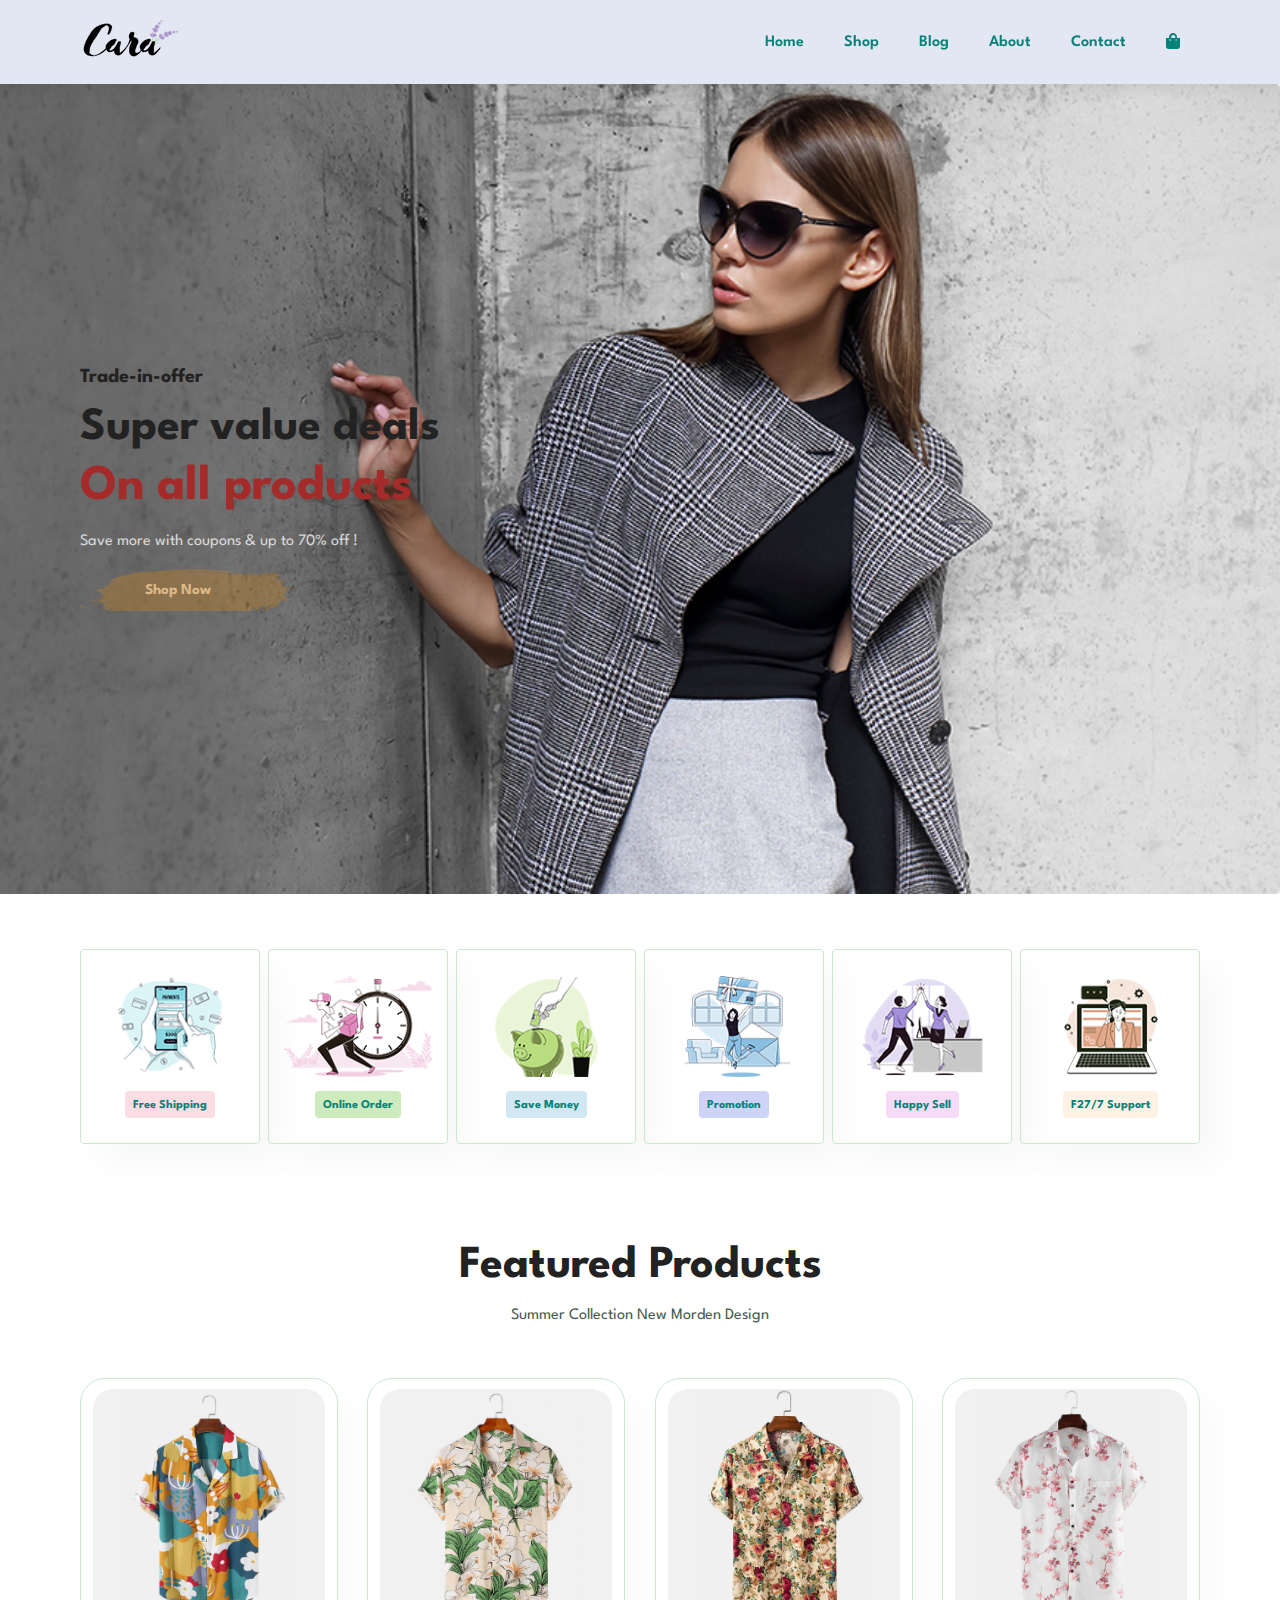
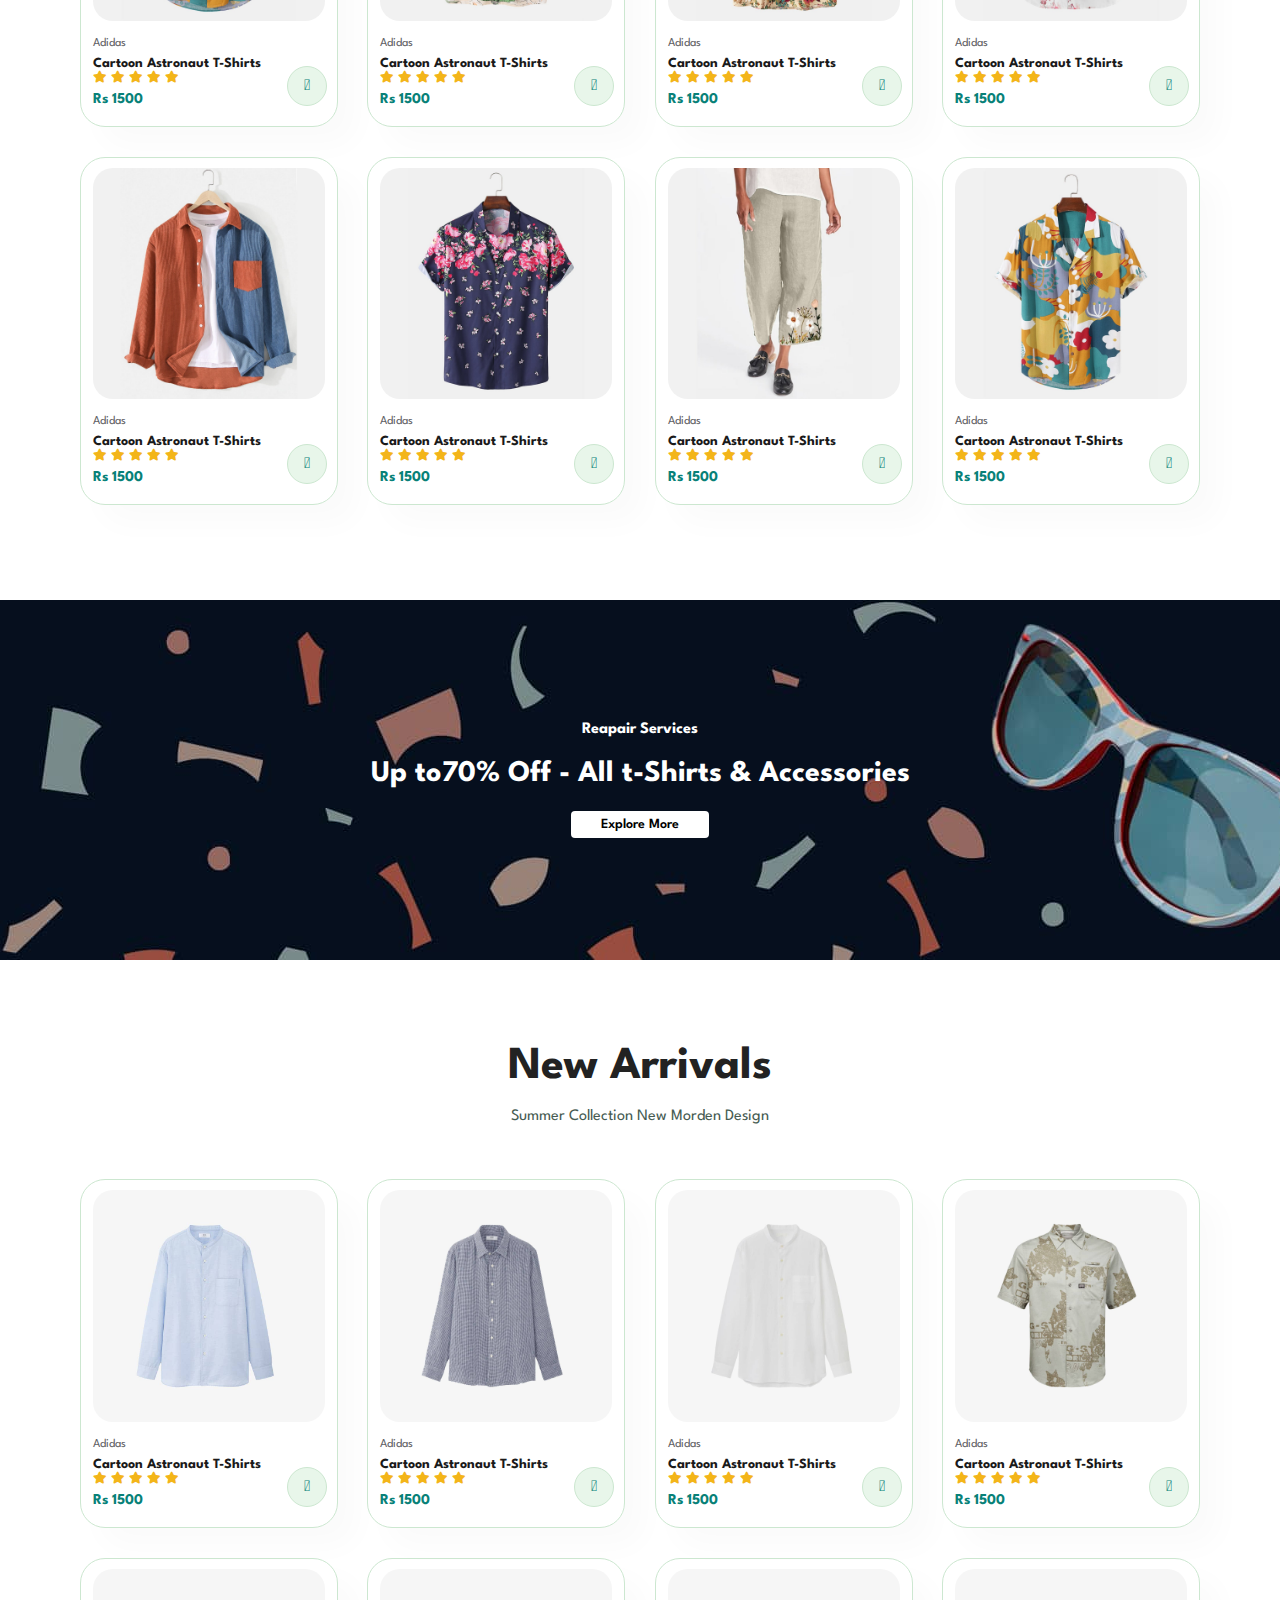
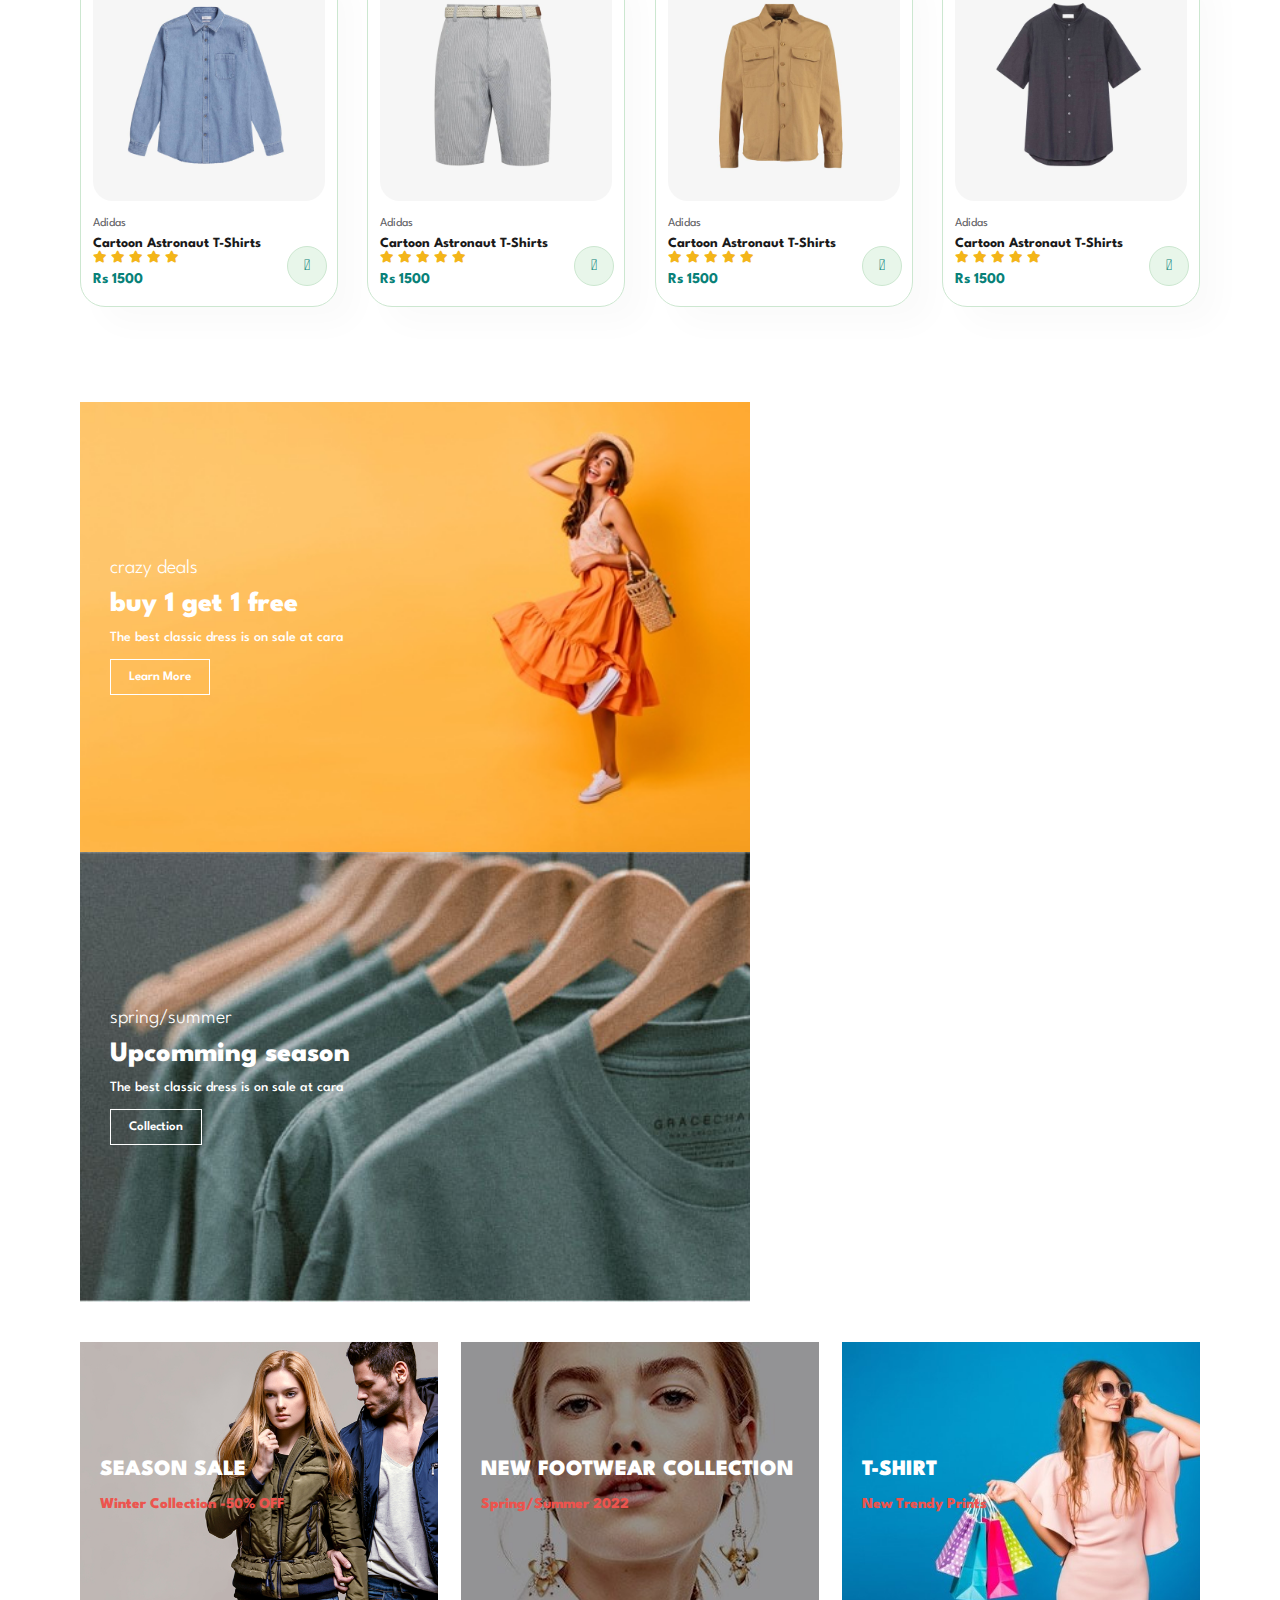
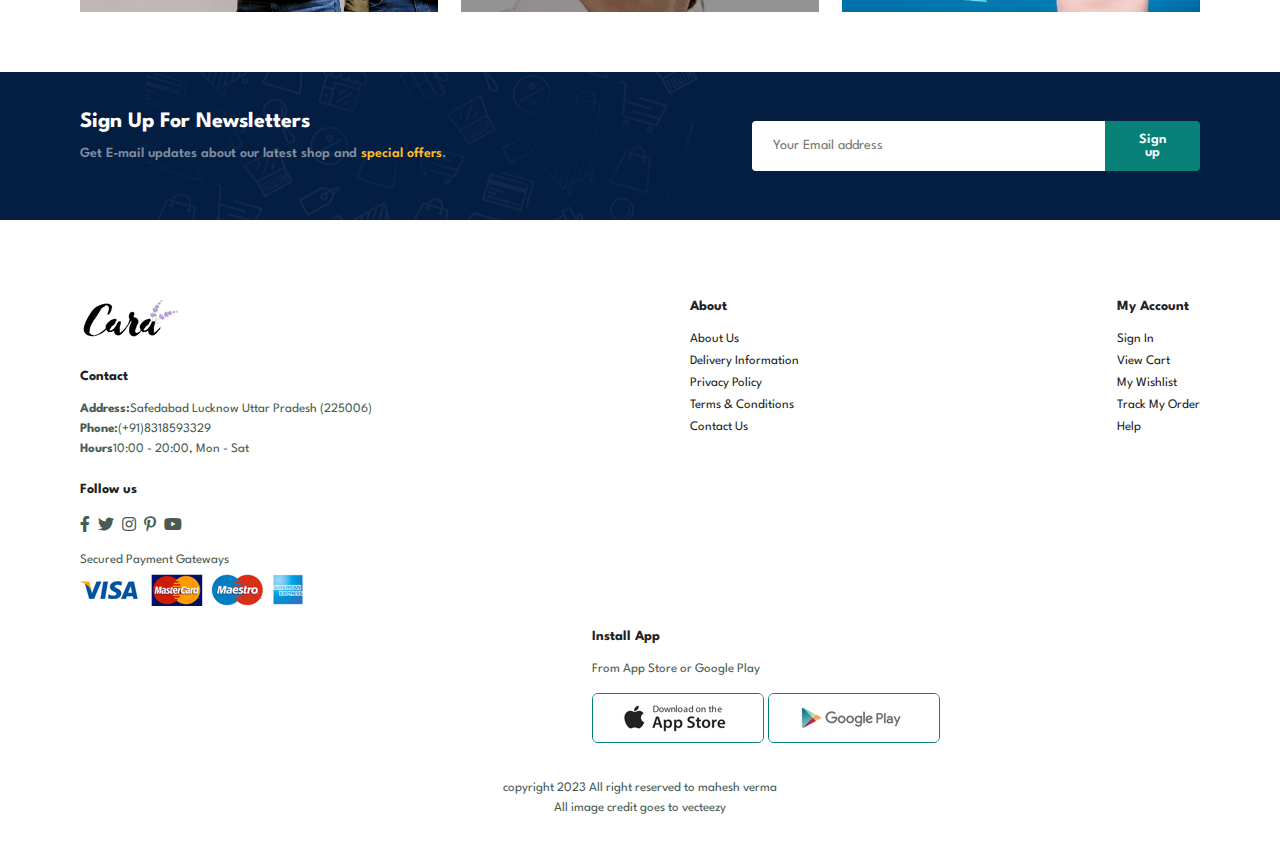
<file: index.html>
<!DOCTYPE html>
<html lang="en">
<head>
    <meta charset="UTF-8">
    <meta http-equiv="X-UA-Compatible" content="IE=edge">
    <meta name="viewport" content="width=device-width, initial-scale=1.0">
    <title>Ecommerce</title>
    <link rel="stylesheet" href="style.css">
    <link rel="stylesheet" href="https://pro.fontawesome.com/releases/v5.10.0/css/all.css"/>
</head>
<body>
    <!-- header section -->
    <section id="header">
        <a href="#"><img src="img/logo.png" class="logo" alt=""></a>
        <div>
            <ul id="navbar">
                <li><a class="active" href="index.html">Home</a></li>
                <li><a href="shop.html">Shop</a></li>
                <li><a href="blog.html">Blog</a></li>
                <li><a href="about.html">About</a></li>
                <li><a href="contact.html">Contact</a></li>
                <li id="lg-bag"><a href="cart.html"><i class="fa fa-shopping-bag"></i></a></li>
                <a href="#" id="close"><i class="far fa-times"></i></a>
            </ul>
        </div>
        <div id="mobile">
            <a href="cart.html"><i class="fa fa-shopping-bag"></i></a>
            <i id="bar" class="fas fa-outdent"></i>
        </div>
    </section>
    <section id="hero">
        <h4>Trade-in-offer</h4>
        <h2>Super value deals</h2>
        <h1>On all products</h1>
        <p>Save more with coupons & up to 70% off !</p>
        <button>Shop Now</button>
    </section>
    <section id="feature" class="section-p1">
        <div class="fe-box">
            <img src="img/f1.png" alt="">
            <h6>Free Shipping</h6>
        </div>
        <div class="fe-box">
            <img src="img/f2.png" alt="">
            <h6>Online Order</h6>
        </div><div class="fe-box">
            <img src="img/f3.png" alt="">
            <h6>Save Money</h6>
        </div><div class="fe-box">
            <img src="img/f4.png" alt="">
            <h6>Promotion</h6>
        </div><div class="fe-box">
            <img src="img/f5.png" alt="">
            <h6>Happy Sell</h6>
        </div>
        <div class="fe-box">
            <img src="img/f6.png" alt="">
            <h6>F27/7 Support</h6>
        </div>
    </section>
    <section id="product1" class="section-p1">
        <h2>Featured Products</h2>
        <p>Summer Collection New Morden Design</p>
        <div class="pro-container">
            <div class="pro">
                <img src="img/p1.jpg" alt="">
                <div class="des">
                    <span>Adidas</span>
                    <h5>Cartoon Astronaut T-Shirts</h5>
                    <div class="star">
                        <i class="fas fa-star"></i>
                        <i class="fas fa-star"></i>
                        <i class="fas fa-star"></i>
                        <i class="fas fa-star"></i>
                        <i class="fas fa-star"></i>
                    </div>
                    <h4>Rs 1500</h4>
                </div>
                <a href=""><i class="fal fa-shopping-cart cart"></i></a>
            </div>
            <div class="pro">
                <img src="img/p2.jpg" alt="">
                <div class="des">
                    <span>Adidas</span>
                    <h5>Cartoon Astronaut T-Shirts</h5>
                    <div class="star">
                        <i class="fas fa-star"></i>
                        <i class="fas fa-star"></i>
                        <i class="fas fa-star"></i>
                        <i class="fas fa-star"></i>
                        <i class="fas fa-star"></i>
                    </div>
                    <h4>Rs 1500</h4>
                </div>
                <a href=""><i class="fal fa-shopping-cart cart"></i></a>
            </div>
            <div class="pro">
                <img src="img/p3.jpg" alt="">
                <div class="des">
                    <span>Adidas</span>
                    <h5>Cartoon Astronaut T-Shirts</h5>
                    <div class="star">
                        <i class="fas fa-star"></i>
                        <i class="fas fa-star"></i>
                        <i class="fas fa-star"></i>
                        <i class="fas fa-star"></i>
                        <i class="fas fa-star"></i>
                    </div>
                    <h4>Rs 1500</h4>
                </div>
                <a href=""><i class="fal fa-shopping-cart cart"></i></a>
            </div>
            <div class="pro">
                <img src="img/p4.jpg" alt="">
                <div class="des">
                    <span>Adidas</span>
                    <h5>Cartoon Astronaut T-Shirts</h5>
                    <div class="star">
                        <i class="fas fa-star"></i>
                        <i class="fas fa-star"></i>
                        <i class="fas fa-star"></i>
                        <i class="fas fa-star"></i>
                        <i class="fas fa-star"></i>
                    </div>
                    <h4>Rs 1500</h4>
                </div>
                <a href=""><i class="fal fa-shopping-cart cart"></i></a>
            </div>
            <div class="pro">
                <img src="img/p5.jpg" alt="">
                <div class="des">
                    <span>Adidas</span>
                    <h5>Cartoon Astronaut T-Shirts</h5>
                    <div class="star">
                        <i class="fas fa-star"></i>
                        <i class="fas fa-star"></i>
                        <i class="fas fa-star"></i>
                        <i class="fas fa-star"></i>
                        <i class="fas fa-star"></i>
                    </div>
                    <h4>Rs 1500</h4>
                </div>
                <a href=""><i class="fal fa-shopping-cart cart"></i></a>
            </div>
            <div class="pro">
                <img src="img/p6.jpg" alt="">
                <div class="des">
                    <span>Adidas</span>
                    <h5>Cartoon Astronaut T-Shirts</h5>
                    <div class="star">
                        <i class="fas fa-star"></i>
                        <i class="fas fa-star"></i>
                        <i class="fas fa-star"></i>
                        <i class="fas fa-star"></i>
                        <i class="fas fa-star"></i>
                    </div>
                    <h4>Rs 1500</h4>
                </div>
                <a href=""><i class="fal fa-shopping-cart cart"></i></a>
            </div>
            <div class="pro">
                <img src="img/p7.jpg" alt="">
                <div class="des">
                    <span>Adidas</span>
                    <h5>Cartoon Astronaut T-Shirts</h5>
                    <div class="star">
                        <i class="fas fa-star"></i>
                        <i class="fas fa-star"></i>
                        <i class="fas fa-star"></i>
                        <i class="fas fa-star"></i>
                        <i class="fas fa-star"></i>
                    </div>
                    <h4>Rs 1500</h4>
                </div>
                <a href=""><i class="fal fa-shopping-cart cart"></i></a>
            </div>
            <div class="pro">
                <img src="img/p1.jpg" alt="">
                <div class="des">
                    <span>Adidas</span>
                    <h5>Cartoon Astronaut T-Shirts</h5>
                    <div class="star">
                        <i class="fas fa-star"></i>
                        <i class="fas fa-star"></i>
                        <i class="fas fa-star"></i>
                        <i class="fas fa-star"></i>
                        <i class="fas fa-star"></i>
                    </div>
                    <h4>Rs 1500</h4>
                </div>
                <a href=""><i class="fal fa-shopping-cart cart"></i></a>
            </div>
        </div>
    </section>
    <section id="banner" class="section-m1">
        <h4>Reapair Services</h4>
        <h2>Up to<spane>70% Off</spane> - All t-Shirts & Accessories</h2>
        <button class="normal">Explore More</button>
    </section>
    <section id="product1" class="section-p1">
        <h2>New Arrivals</h2>
        <p>Summer Collection New Morden Design</p>
        <div class="pro-container">
            <div class="pro">
                <img src="img/n1.jpg" alt="">
                <div class="des">
                    <span>Adidas</span>
                    <h5>Cartoon Astronaut T-Shirts</h5>
                    <div class="star">
                        <i class="fas fa-star"></i>
                        <i class="fas fa-star"></i>
                        <i class="fas fa-star"></i>
                        <i class="fas fa-star"></i>
                        <i class="fas fa-star"></i>
                    </div>
                    <h4>Rs 1500</h4>
                </div>
                <a href=""><i class="fal fa-shopping-cart cart"></i></a>
            </div>
            <div class="pro">
                <img src="img/n2.jpg" alt="">
                <div class="des">
                    <span>Adidas</span>
                    <h5>Cartoon Astronaut T-Shirts</h5>
                    <div class="star">
                        <i class="fas fa-star"></i>
                        <i class="fas fa-star"></i>
                        <i class="fas fa-star"></i>
                        <i class="fas fa-star"></i>
                        <i class="fas fa-star"></i>
                    </div>
                    <h4>Rs 1500</h4>
                </div>
                <a href=""><i class="fal fa-shopping-cart cart"></i></a>
            </div>
            <div class="pro">
                <img src="img/n3.jpg" alt="">
                <div class="des">
                    <span>Adidas</span>
                    <h5>Cartoon Astronaut T-Shirts</h5>
                    <div class="star">
                        <i class="fas fa-star"></i>
                        <i class="fas fa-star"></i>
                        <i class="fas fa-star"></i>
                        <i class="fas fa-star"></i>
                        <i class="fas fa-star"></i>
                    </div>
                    <h4>Rs 1500</h4>
                </div>
                <a href=""><i class="fal fa-shopping-cart cart"></i></a>
            </div>
            <div class="pro">
                <img src="img/n4.jpg" alt="">
                <div class="des">
                    <span>Adidas</span>
                    <h5>Cartoon Astronaut T-Shirts</h5>
                    <div class="star">
                        <i class="fas fa-star"></i>
                        <i class="fas fa-star"></i>
                        <i class="fas fa-star"></i>
                        <i class="fas fa-star"></i>
                        <i class="fas fa-star"></i>
                    </div>
                    <h4>Rs 1500</h4>
                </div>
                <a href=""><i class="fal fa-shopping-cart cart"></i></a>
            </div>
            <div class="pro">
                <img src="img/n5.jpg" alt="">
                <div class="des">
                    <span>Adidas</span>
                    <h5>Cartoon Astronaut T-Shirts</h5>
                    <div class="star">
                        <i class="fas fa-star"></i>
                        <i class="fas fa-star"></i>
                        <i class="fas fa-star"></i>
                        <i class="fas fa-star"></i>
                        <i class="fas fa-star"></i>
                    </div>
                    <h4>Rs 1500</h4>
                </div>
                <a href=""><i class="fal fa-shopping-cart cart"></i></a>
            </div>
            <div class="pro">
                <img src="img/n6.jpg" alt="">
                <div class="des">
                    <span>Adidas</span>
                    <h5>Cartoon Astronaut T-Shirts</h5>
                    <div class="star">
                        <i class="fas fa-star"></i>
                        <i class="fas fa-star"></i>
                        <i class="fas fa-star"></i>
                        <i class="fas fa-star"></i>
                        <i class="fas fa-star"></i>
                    </div>
                    <h4>Rs 1500</h4>
                </div>
                <a href=""><i class="fal fa-shopping-cart cart"></i></a>
            </div>
            <div class="pro">
                <img src="img/n7.jpg" alt="">
                <div class="des">
                    <span>Adidas</span>
                    <h5>Cartoon Astronaut T-Shirts</h5>
                    <div class="star">
                        <i class="fas fa-star"></i>
                        <i class="fas fa-star"></i>
                        <i class="fas fa-star"></i>
                        <i class="fas fa-star"></i>
                        <i class="fas fa-star"></i>
                    </div>
                    <h4>Rs 1500</h4>
                </div>
                <a href=""><i class="fal fa-shopping-cart cart"></i></a>
            </div>
            <div class="pro">
                <img src="img/n8.jpg" alt="">
                <div class="des">
                    <span>Adidas</span>
                    <h5>Cartoon Astronaut T-Shirts</h5>
                    <div class="star">
                        <i class="fas fa-star"></i>
                        <i class="fas fa-star"></i>
                        <i class="fas fa-star"></i>
                        <i class="fas fa-star"></i>
                        <i class="fas fa-star"></i>
                    </div>
                    <h4>Rs 1500</h4>
                </div>
                <a href=""><i class="fal fa-shopping-cart cart"></i></a>
            </div>
        </div>
    </section>
    <section id="sm-banner" class="section-p1">
        <div class="banner-box">
            <h4>crazy deals</h4>
            <h2>buy 1 get 1 free</h2>
            <span>The best classic dress is on sale at cara</span>
            <button class="white">Learn More</button>
        </div>
        <div class="banner-box banner-box2">
            <h4>spring/summer</h4>
            <h2>Upcomming season</h2>
            <span>The best classic dress is on sale at cara</span>
            <button class="white">Collection</button>
        </div>
    </section>
    <section id="banner3">
        <div class="banner-box">
            <h2>SEASON SALE</h2>
            <h3>Winter Collection -50% OFF</h3>
        </div>
        <div class="banner-box banner-box2">
            <h2>NEW FOOTWEAR COLLECTION</h2>
            <h3>Spring/Summer 2022</h3>
        </div>
        <div class="banner-box banner-box3">
            <h2>T-SHIRT</h2>
            <h3>New Trendy Prints</h3>
        </div>
    </section>
    <section id="newsletter" class="section-p1 section-m1">
        <div class="newstext">
            <h4>Sign Up For Newsletters</h4>
            <p>Get E-mail updates about our latest shop and <span>special offers</span>.</p>
        </div>
        <div class="form">
            <input type="text" placeholder="Your Email address">
            <button class="normal">Sign up</button>
        </div>
    </section>
    <!-- footer -->
    <footer class="section-p1">
        <div class="col">
            <img class="logo" src="img/logo.png" alt="">
            <h4>Contact</h4>
            <p><strong>Address:</strong>Safedabad Lucknow Uttar Pradesh (225006)</p>
            <p><strong>Phone:</strong>(+91)8318593329</p>
            <p><strong>Hours</strong>10:00 - 20:00, Mon - Sat</p>
            <div class="follow">
                <h4>Follow us</h4>
                <div class="icon">
                    <i class="fab fa-facebook-f"></i>
                    <i class="fab fa-twitter"></i>
                    <i class="fab fa-instagram"></i>
                    <i class="fab fa-pinterest-p"></i>
                    <i class="fab fa-youtube"></i>
                </div>
            </div>
            <div class="Payment">
                <p>Secured Payment Gateways</p>
                <img src="img/pay.png" alt="">
            </div>
        </div>
        
        <div class="col">
            <h4>About</h4>
            <a href="about.html">About Us</a>
            <a href="#">Delivery Information</a>
            <a href="privacy.html">Privacy Policy</a>
            <a href="#">Terms & Conditions</a>
            <a href="contact.html">Contact Us</a>
        </div>
        <div class="col">
            <h4>My Account</h4>
            <a href="#">Sign In</a>
            <a href="#">View Cart</a>
            <a href="#">My Wishlist</a>
            <a href="#">Track My Order</a>
            <a href="#">Help</a>
        </div>
        
        <div class="col install">
            <h4>Install App</h4>
            <p>From App Store or Google Play</p>
            <div class="row">
                <img src="img/app.jpg" alt="">
                <img src="img/play.jpg" alt="">
            </div>
        </div>
        
        <div class="copyright">
            <p>copyright 2023 All right reserved to mahesh verma</p>
            <p>All image credit goes to vecteezy</p>
        </div>
    </footer>
    <script src="script.js"></script>
</body>
</html>
</file>
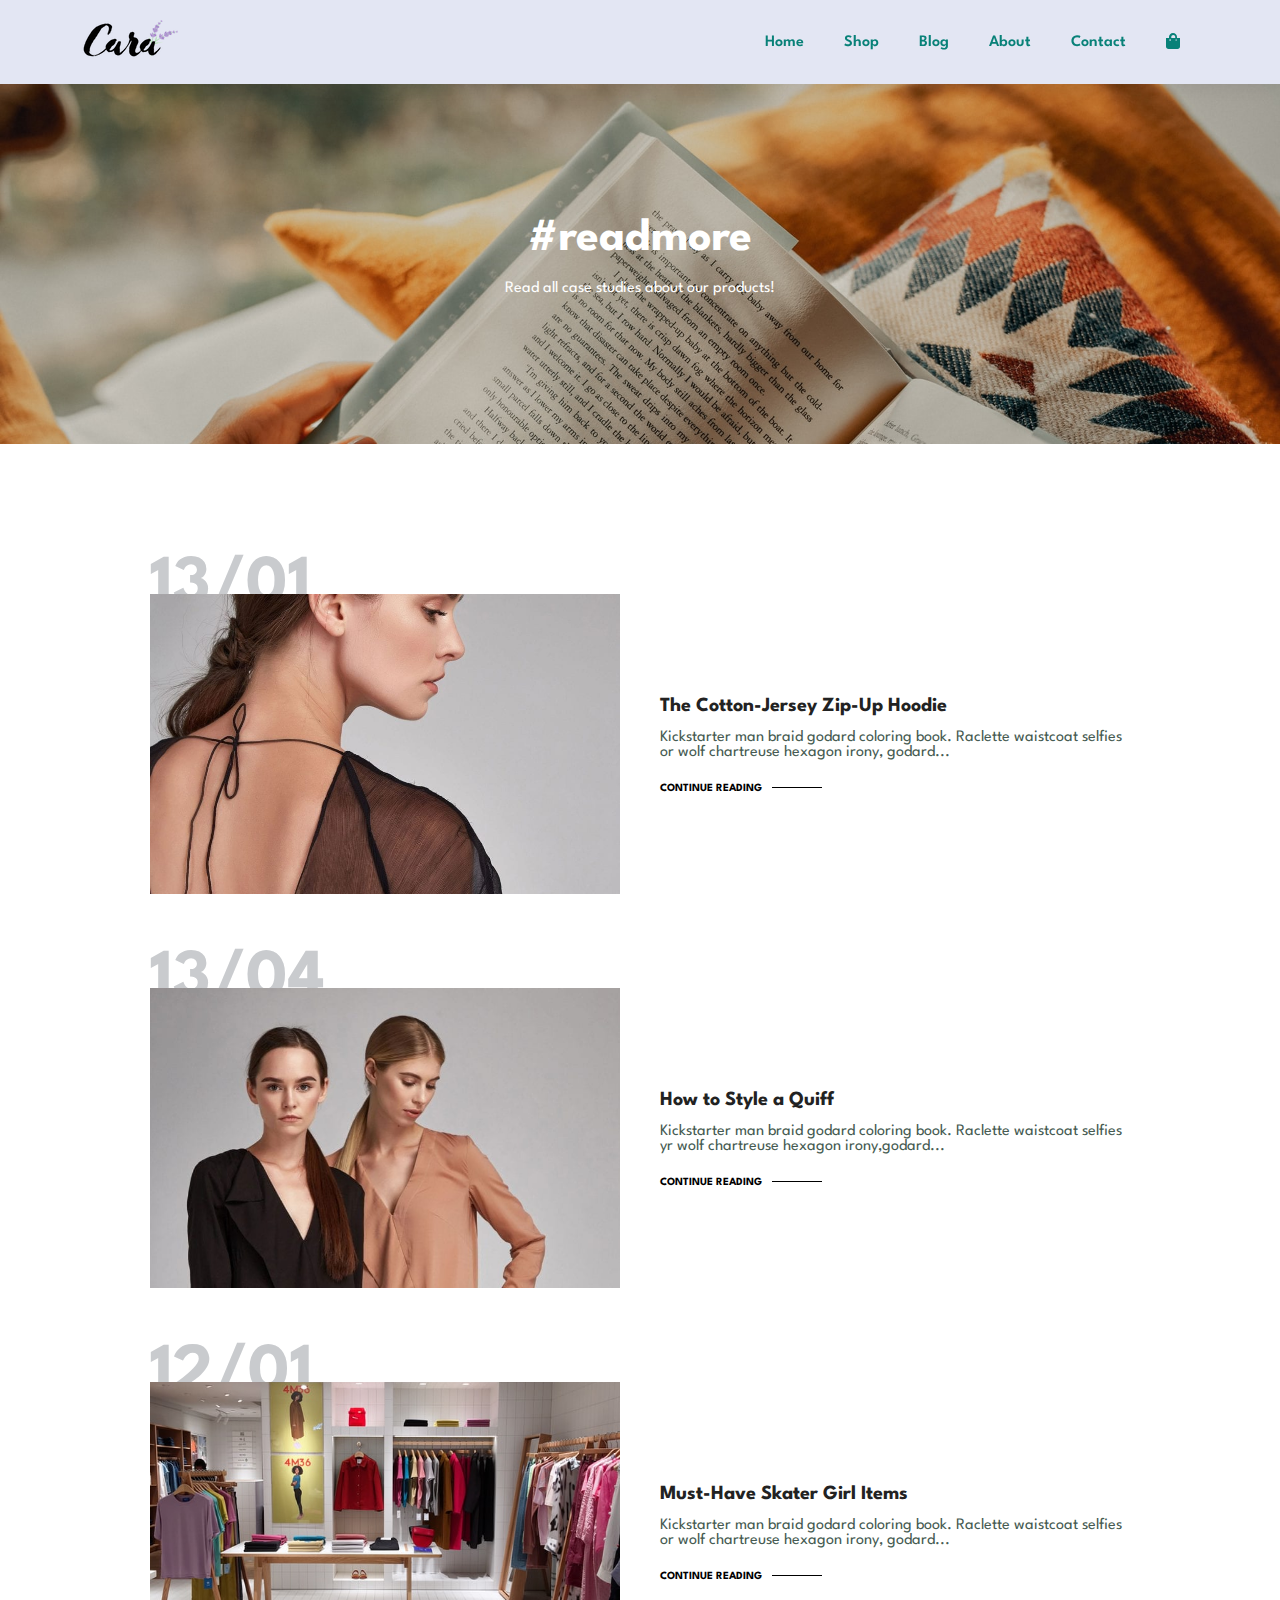
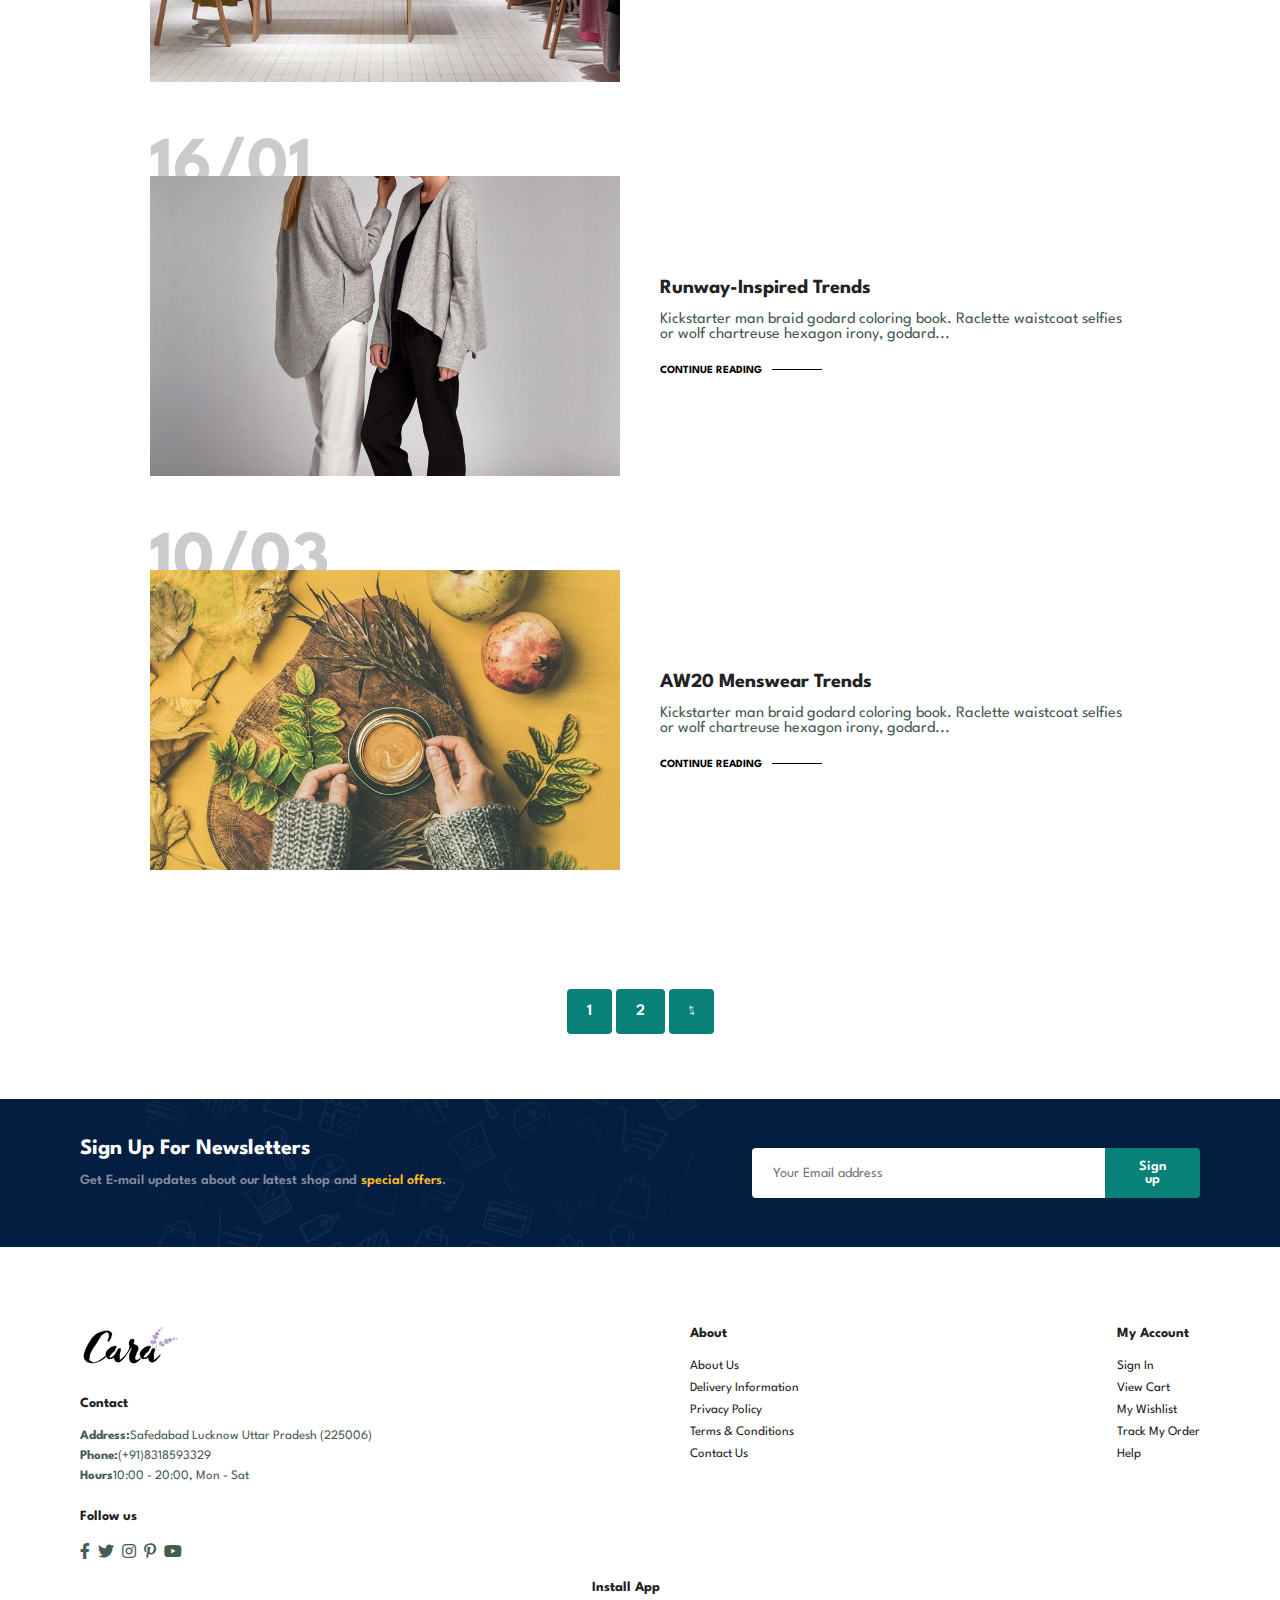
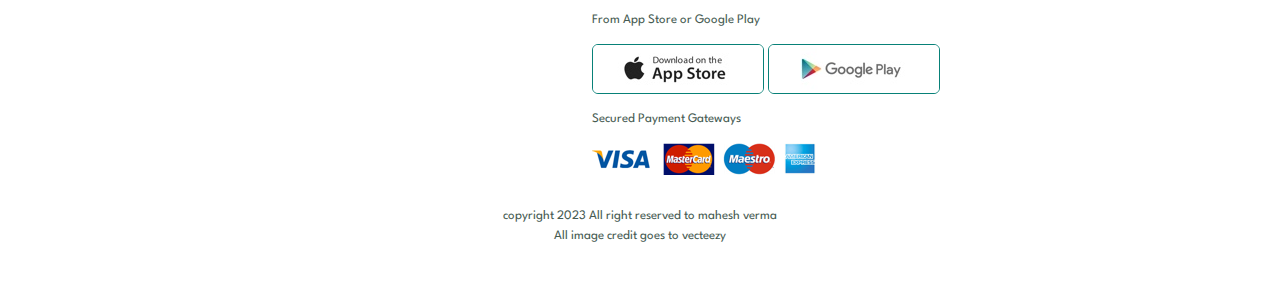
<file: blog.html>
<!DOCTYPE html>
<html lang="en">
<head>
    <meta charset="UTF-8">
    <meta http-equiv="X-UA-Compatible" content="IE=edge">
    <meta name="viewport" content="width=device-width, initial-scale=1.0">
    <title>Ecommerce</title>
    <link rel="stylesheet" href="style.css">
    <link rel="stylesheet" href="https://pro.fontawesome.com/releases/v5.10.0/css/all.css"/>
</head>
<body>
    <section id="header">
        <a href="#"><img src="img/logo.png" class="logo" alt=""></a>
        <div>
            <ul id="navbar">
                <li><a href="index.html">Home</a></li>
                <li><a href="shop.html">Shop</a></li>
                <li><a class="active" href="blog.html">Blog</a></li>
                <li><a href="about.html">About</a></li>
                <li><a href="contact.html">Contact</a></li>
                <li id="lg-bag"><a href="cart.html"><i class="fa fa-shopping-bag"></i></a></li>
                <a href="#" id="close"><i class="far fa-times"></i></a>
            </ul>
        </div>
        <div id="mobile">
            <a href="cart.html"><i class="fa fa-shopping-bag"></i></a>
            <i id="bar" class="fas fa-outdent"></i>
        </div>
    </section>
    <section id="page-header" class="blog-header">
        <h2>#readmore</h2>
        <p>Read all case studies about our products!</p>
    </section>
    <section id="blog">
        <div class="blog-box">
            <div class="blog-img">
                <img src="img/bl1.jpg" alt="">
            </div>
            <div class="blog-details">
                <h4>The Cotton-Jersey Zip-Up Hoodie</h4>
                <p>Kickstarter man braid godard coloring book. Raclette waistcoat selfies or wolf chartreuse hexagon irony, godard...</p>
                <a href="#">CONTINUE READING</a>
            </div>
            <h1>13/01</h1>
        </div>
        <div class="blog-box">
            <div class="blog-img">
                <img src="img/bl2.jpg" alt="">
            </div>
            <div class="blog-details">
                <h4>How to Style a Quiff</h4>
                <p>Kickstarter man braid godard coloring book. Raclette waistcoat selfies yr wolf chartreuse hexagon irony,godard...</p>
                <a href="#">CONTINUE READING</a>
            </div>
            <h1>13/04</h1>
        </div>
        <div class="blog-box">
            <div class="blog-img">
                <img src="img/bl3.jpg" alt="">
            </div>
            <div class="blog-details">
                <h4>Must-Have Skater Girl Items</h4>
                <p>Kickstarter man braid godard coloring book. Raclette waistcoat selfies or wolf chartreuse hexagon irony, godard...</p>
                <a href="#">CONTINUE READING</a>
            </div>
            <h1>12/01</h1>
        </div>
        <div class="blog-box">
            <div class="blog-img">
                <img src="img/bl4.jpg" alt="">
            </div>
            <div class="blog-details">
                <h4>Runway-Inspired Trends</h4>
                <p>Kickstarter man braid godard coloring book. Raclette waistcoat selfies or wolf chartreuse hexagon irony, godard...</p>
                <a href="#">CONTINUE READING</a>
            </div>
            <h1>16/01</h1>
        </div>
        <div class="blog-box">
            <div class="blog-img">
                <img src="img/bl6.jpg" alt="">
            </div>
            <div class="blog-details">
                <h4>AW20 Menswear Trends</h4>
                <p>Kickstarter man braid godard coloring book. Raclette waistcoat selfies or wolf chartreuse hexagon irony, godard...</p>
                <a href="#">CONTINUE READING</a>
            </div>
            <h1>10/03</h1>
        </div>
    </section>
   
    <section id="pagination" class="section-p1">
        <a href="#">1</a>
        <a href="#">2</a>
        <a href="#"><i class="fal fa-long-arrow-alt-right"></i></a>
    </section>
    <section id="newsletter" class="section-p1 section-m1">
        <div class="newstext">
            <h4>Sign Up For Newsletters</h4>
            <p>Get E-mail updates about our latest shop and <span>special offers</span>.</p>
        </div>
        <div class="form">
            <input type="text" placeholder="Your Email address">
            <button class="normal">Sign up</button>
        </div>
    </section>
    <footer class="section-p1">
        <div class="col">
            <img class="logo" src="img/logo.png" alt="">
            <h4>Contact</h4>
            <p><strong>Address:</strong>Safedabad Lucknow Uttar Pradesh (225006)</p>
            <p><strong>Phone:</strong>(+91)8318593329</p>
            <p><strong>Hours</strong>10:00 - 20:00, Mon - Sat</p>
            <div class="follow">
                <h4>Follow us</h4>
                <div class="icon">
                    <i class="fab fa-facebook-f"></i>
                    <i class="fab fa-twitter"></i>
                    <i class="fab fa-instagram"></i>
                    <i class="fab fa-pinterest-p"></i>
                    <i class="fab fa-youtube"></i>
                </div>
            </div>
        </div>
        
        <div class="col">
            <h4>About</h4>
            <a href="#">About Us</a>
            <a href="#">Delivery Information</a>
            <a href="#">Privacy Policy</a>
            <a href="#">Terms & Conditions</a>
            <a href="#">Contact Us</a>
        </div>
        <div class="col">
            <h4>My Account</h4>
            <a href="#">Sign In</a>
            <a href="#">View Cart</a>
            <a href="#">My Wishlist</a>
            <a href="#">Track My Order</a>
            <a href="#">Help</a>
        </div>
        <div class="col install">
            <h4>Install App</h4>
            <p>From App Store or Google Play</p>
            <div class="row">
                <img src="img/app.jpg" alt="">
                <img src="img/play.jpg" alt="">
            </div>
            <p>Secured Payment Gateways</p>
            <img src="img/pay.png" alt="">
        </div>
        <div class="copyright">
            <p>copyright 2023 All right reserved to mahesh verma</p>
            <p>All image credit goes to vecteezy</p>
        </div>
    </footer>
    <script src="script.js"></script>
</body>
</html>
</file>
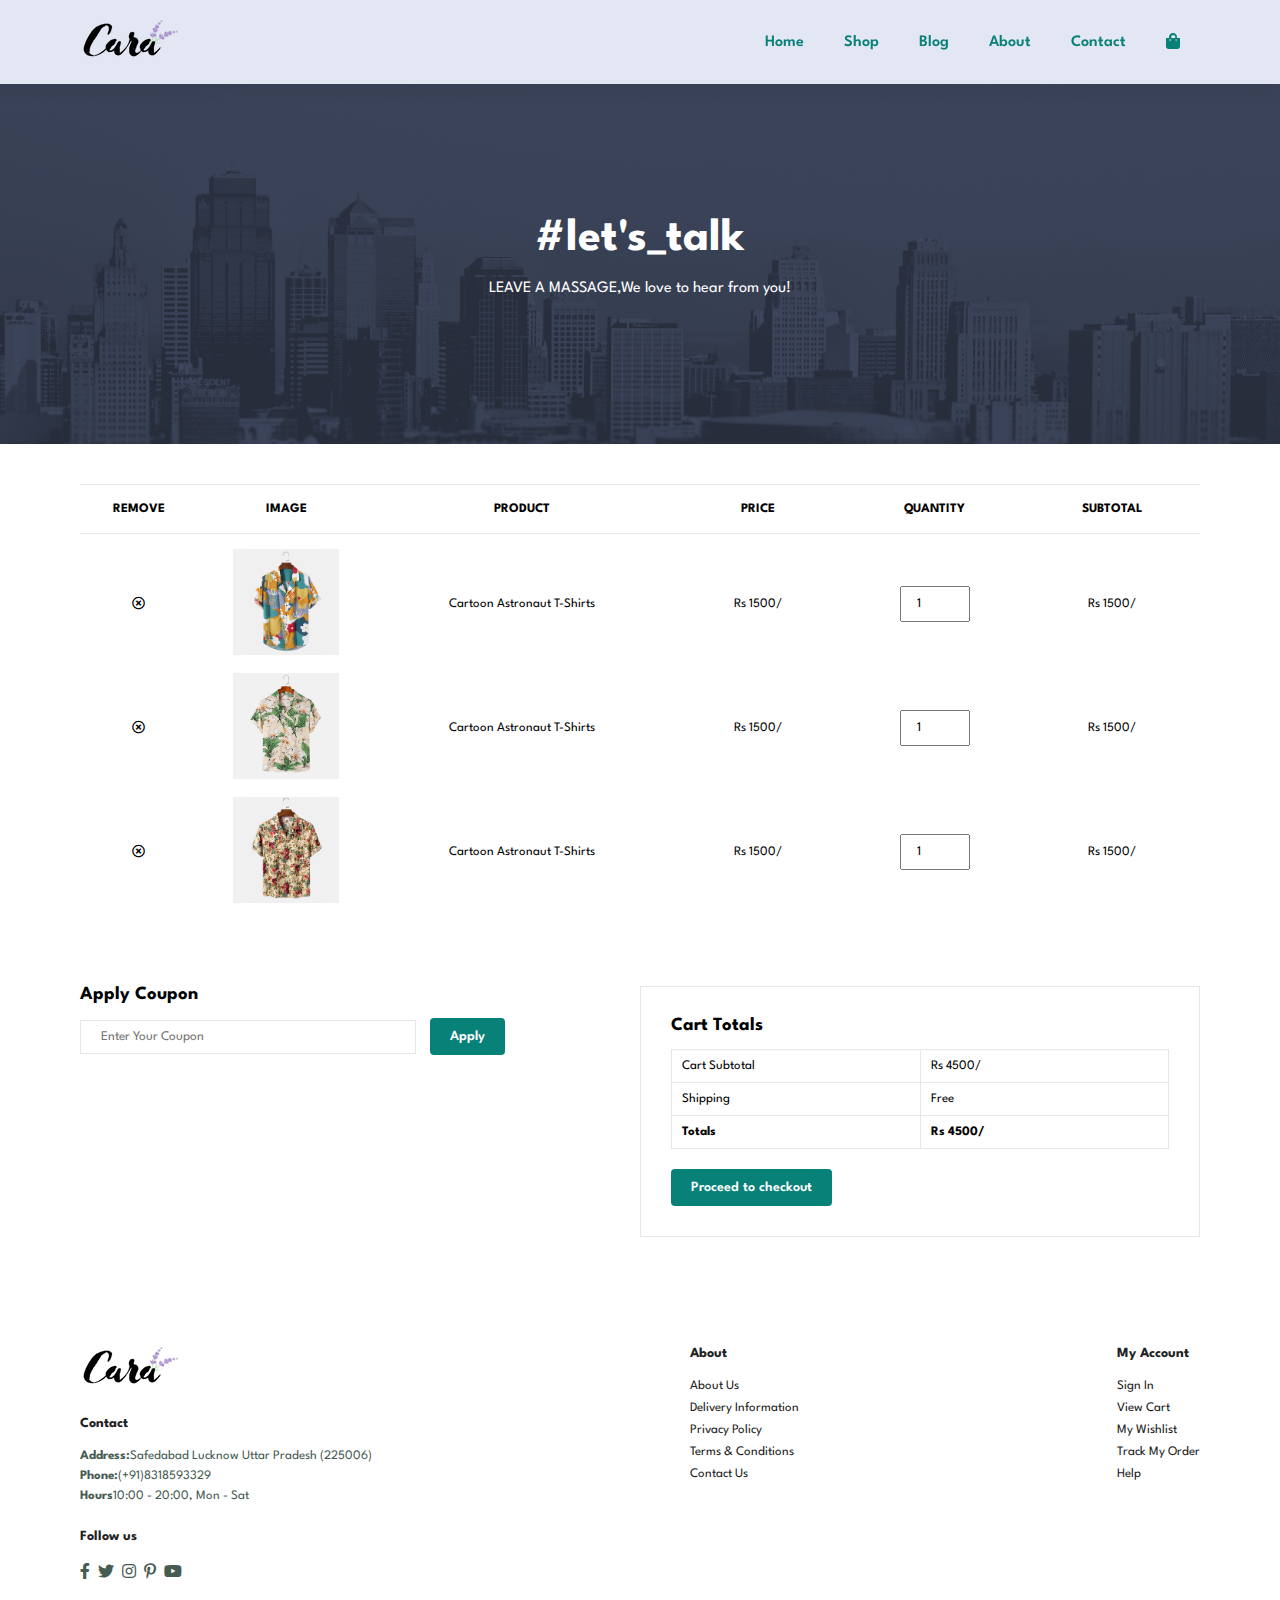
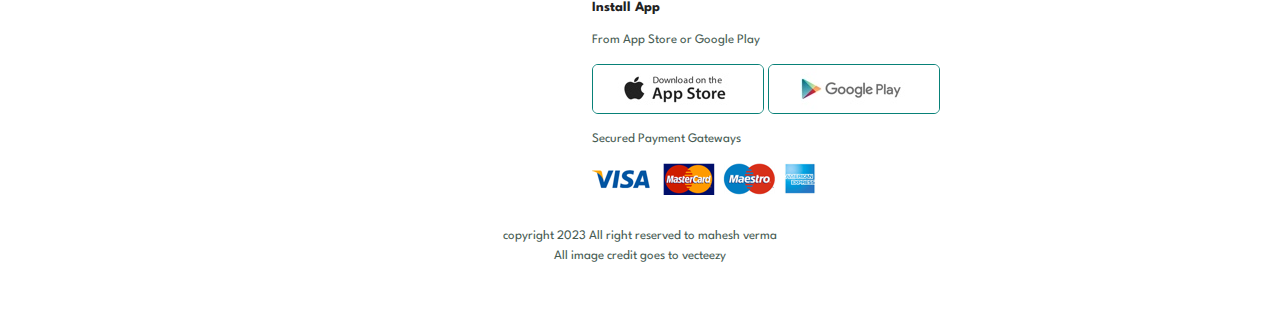
<file: cart.html>
<!DOCTYPE html>
<html lang="en">
  <head>
    <meta charset="UTF-8" />
    <meta http-equiv="X-UA-Compatible" content="IE=edge" />
    <meta name="viewport" content="width=device-width, initial-scale=1.0" />
    <title>Ecommerce</title>
    <link rel="stylesheet" href="style.css" />
    <link
      rel="stylesheet"
      href="https://pro.fontawesome.com/releases/v5.10.0/css/all.css"
    />
  </head>
  <body>
    <section id="header">
      <a href="#"><img src="img/logo.png" class="logo" alt="" /></a>
      <div>
        <ul id="navbar">
          <li><a href="index.html">Home</a></li>
          <li><a href="shop.html">Shop</a></li>
          <li><a href="blog.html">Blog</a></li>
          <li><a href="about.html">About</a></li>
          <li><a href="contact.html">Contact</a></li>
          <li id="lg-bag">
            <a class="active" href="cart.html"><i class="fa fa-shopping-bag"></i></a>
          </li>
          <a href="#" id="close"><i class="far fa-times"></i></a>
        </ul>
      </div>
      <div id="mobile">
        <a href="cart.html"><i class="fa fa-shopping-bag"></i></a>
        <i id="bar" class="fas fa-outdent"></i>
      </div>
    </section>
    <section id="page-header" class="about-header">
      <h2>#let's_talk</h2>
      <p>LEAVE A MASSAGE,We love to hear from you!</p>
    </section>
    <section id="cart" class="section-p1">
        <table width="100%">
            <thead>
                <tr>
                    <td>REMOVE</td>
                    <td>IMAGE</td>
                    <td>PRODUCT</td>
                    <td>PRICE</td>
                    <td>QUANTITY</td>
                    <td>SUBTOTAL</td>
                </tr>
            </thead>
            <tbody>
                <tr>
                    <td><a href="#"></a><i class="far fa-times-circle"></i></a></td>
                    <td><img src="img/p1.jpg" alt=""></td>
                    <td>Cartoon Astronaut T-Shirts</td>
                    <td>Rs 1500/</td>
                    <td><input type="number" value="1"></td>
                    <td>Rs 1500/</td>
                </tr>
                <tr>
                    <td><a href="#"></a><i class="far fa-times-circle"></i></a></td>
                    <td><img src="img/p2.jpg" alt=""></td>
                    <td>Cartoon Astronaut T-Shirts</td>
                    <td>Rs 1500/</td>
                    <td><input type="number" value="1"></td>
                    <td>Rs 1500/</td>
                </tr>
                <tr>
                    <td><a href="#"></a><i class="far fa-times-circle"></i></a></td>
                    <td><img src="img/p3.jpg" alt=""></td>
                    <td>Cartoon Astronaut T-Shirts</td>
                    <td>Rs 1500/</td>
                    <td><input type="number" value="1"></td>
                    <td>Rs 1500/</td>
                </tr>
            </tbody>
        </table>
    </section>
    <section id="cart-add" class="section-p1">
        <div id="coupon">
            <h3>Apply Coupon</h3>
            <div>
                <input type="text" placeholder="Enter Your Coupon">
                <button class="normal">Apply</button>
            </div>
        </div>
        <div id="subtotal">
            <h3>Cart Totals</h3>
            <table>
                <tr>
                    <td>Cart Subtotal</td>
                    <td>Rs 4500/</td>
                </tr>
                <tr>
                    <td>Shipping</td>
                    <td>Free</td>
                </tr>
                <tr>
                    <td><strong>Totals</strong></td>
                    <td><strong>Rs 4500/</strong></td>
                </tr>
            </table>
            <button class="normal">Proceed to checkout</button>
        </div>
    </section>

    <footer class="section-p1">
      <div class="col">
        <img class="logo" src="img/logo.png" alt="" />
        <h4>Contact</h4>
        <p><strong>Address:</strong>Safedabad Lucknow Uttar Pradesh (225006)</p>
        <p><strong>Phone:</strong>(+91)8318593329</p>
        <p><strong>Hours</strong>10:00 - 20:00, Mon - Sat</p>
        <div class="follow">
          <h4>Follow us</h4>
          <div class="icon">
            <i class="fab fa-facebook-f"></i>
            <i class="fab fa-twitter"></i>
            <i class="fab fa-instagram"></i>
            <i class="fab fa-pinterest-p"></i>
            <i class="fab fa-youtube"></i>
          </div>
        </div>
      </div>

      <div class="col">
        <h4>About</h4>
        <a href="#">About Us</a>
        <a href="#">Delivery Information</a>
        <a href="#">Privacy Policy</a>
        <a href="#">Terms & Conditions</a>
        <a href="#">Contact Us</a>
      </div>
      <div class="col">
        <h4>My Account</h4>
        <a href="#">Sign In</a>
        <a href="#">View Cart</a>
        <a href="#">My Wishlist</a>
        <a href="#">Track My Order</a>
        <a href="#">Help</a>
      </div>
      <div class="col install">
        <h4>Install App</h4>
        <p>From App Store or Google Play</p>
        <div class="row">
          <img src="img/app.jpg" alt="" />
          <img src="img/play.jpg" alt="" />
        </div>
        <p>Secured Payment Gateways</p>
        <img src="img/pay.png" alt="" />
      </div>
      <div class="copyright">
        <p>copyright 2023 All right reserved to mahesh verma</p>
        <p>All image credit goes to vecteezy</p>
      </div>
    </footer>
    <script src="script.js"></script>
  </body>
</html>
</file>
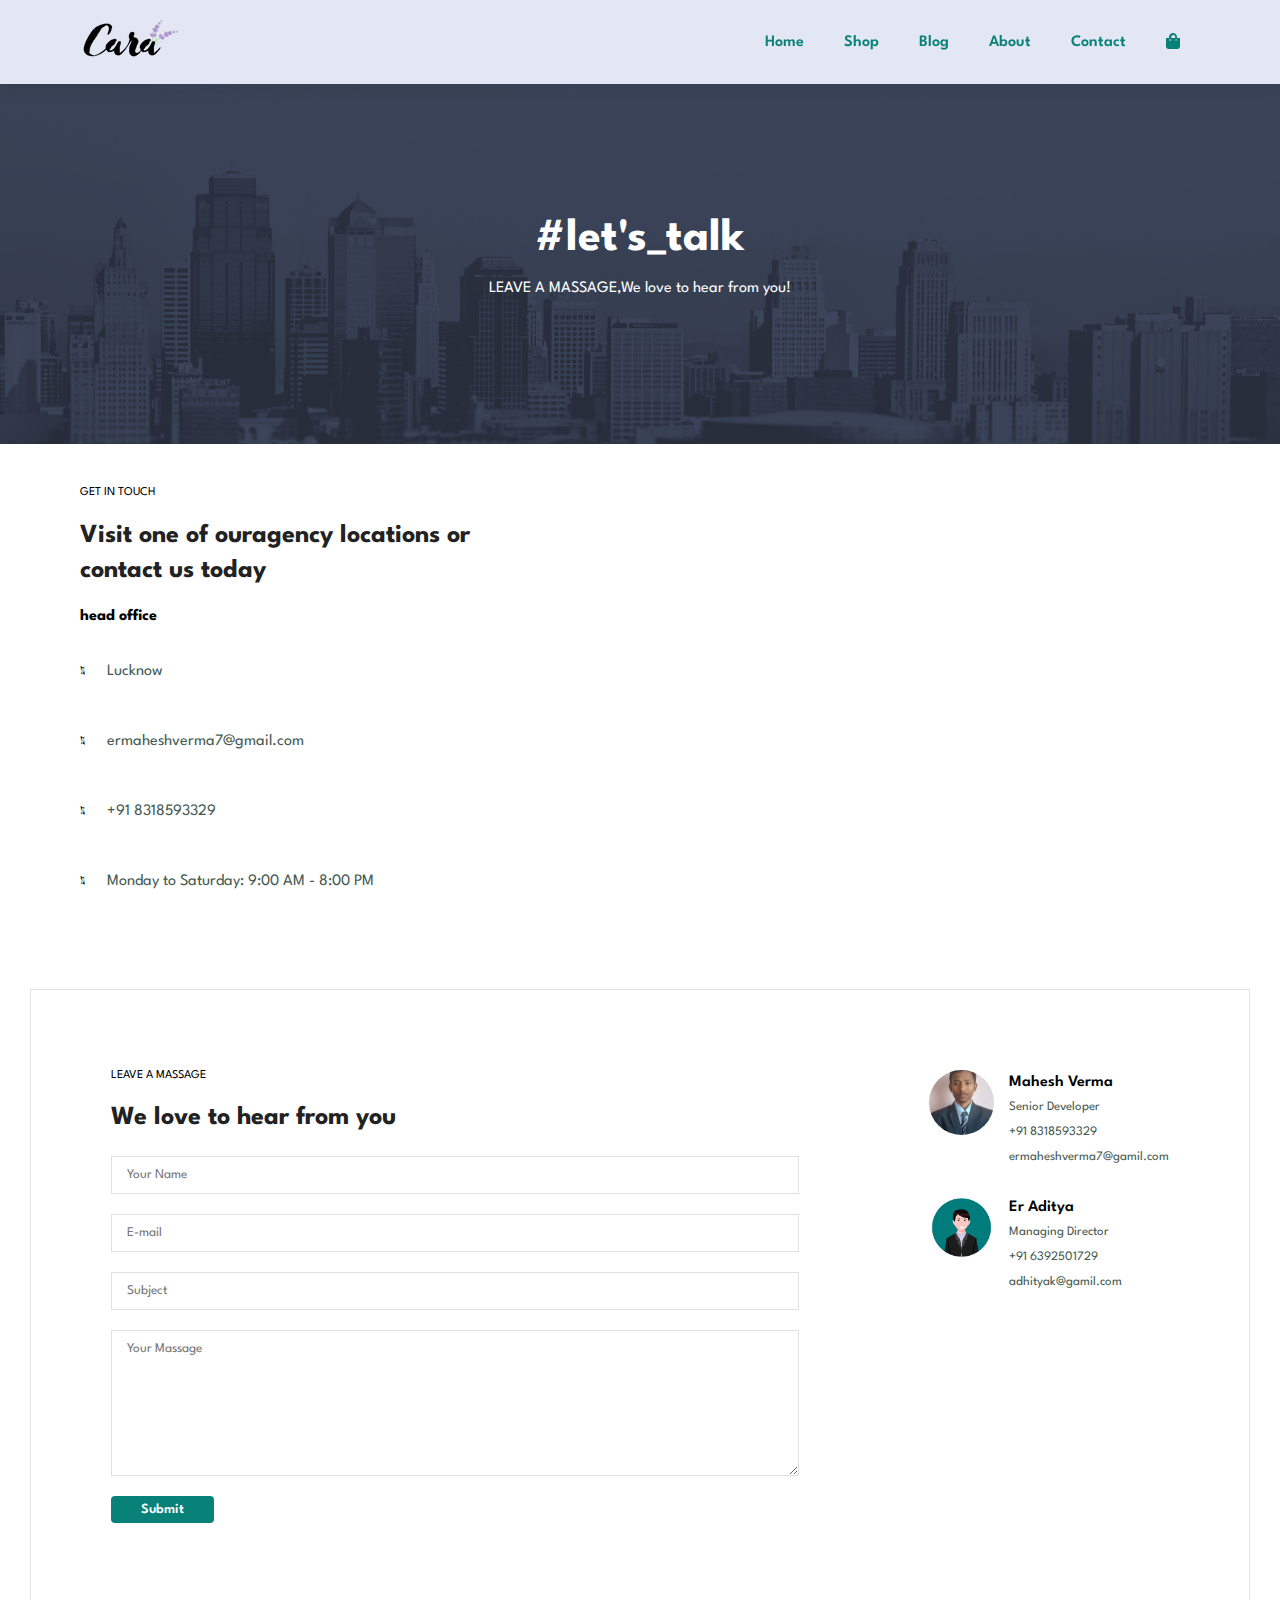
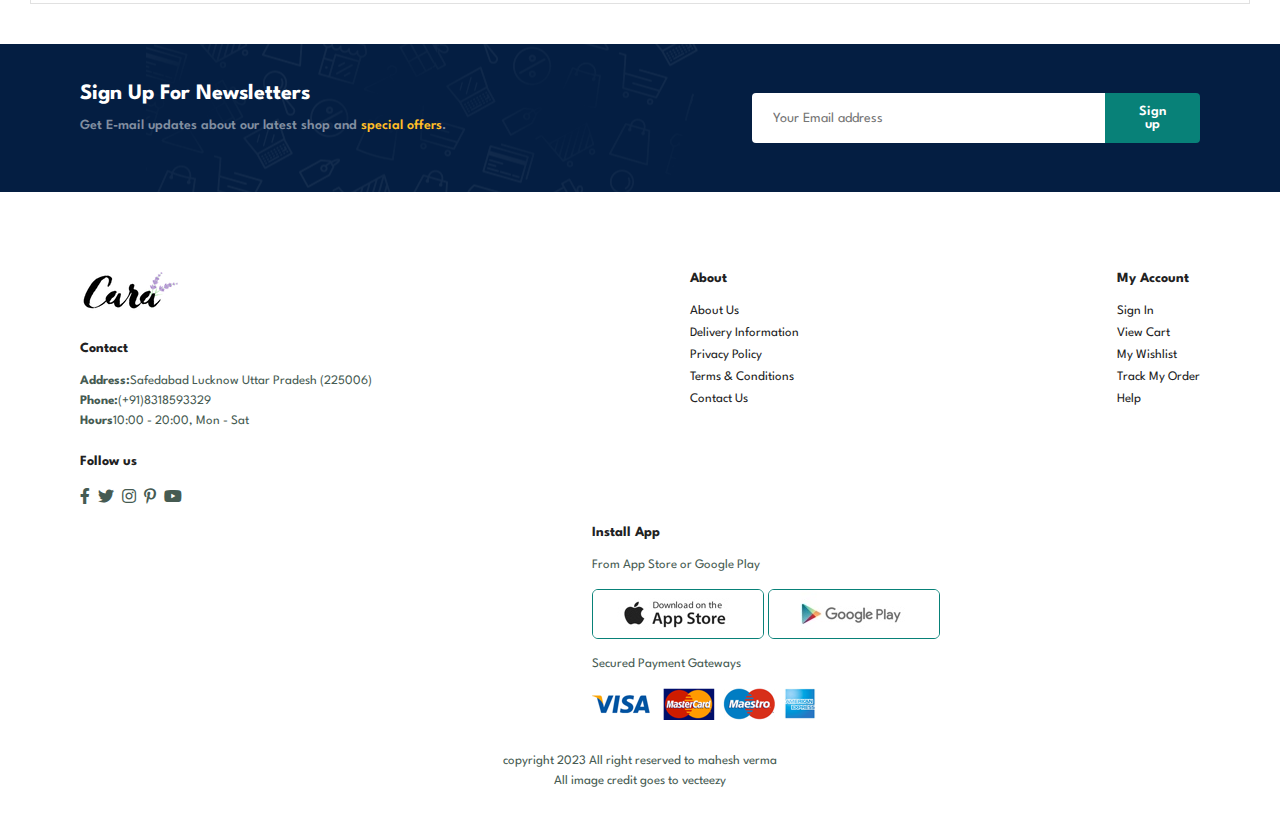
<file: contact.html>
<!DOCTYPE html>
<html lang="en">
  <head>
    <meta charset="UTF-8" />
    <meta http-equiv="X-UA-Compatible" content="IE=edge" />
    <meta name="viewport" content="width=device-width, initial-scale=1.0" />
    <title>Ecommerce</title>
    <link rel="stylesheet" href="style.css" />
    <link
      rel="stylesheet"
      href="https://pro.fontawesome.com/releases/v5.10.0/css/all.css"
    />
  </head>
  <body>
    <section id="header">
      <a href="#"><img src="img/logo.png" class="logo" alt="" /></a>
      <div>
        <ul id="navbar">
          <li><a href="index.html">Home</a></li>
          <li><a href="shop.html">Shop</a></li>
          <li><a href="blog.html">Blog</a></li>
          <li><a href="about.html">About</a></li>
          <li><a class="active" href="contact.html">Contact</a></li>
          <li id="lg-bag">
            <a href="cart.html"><i class="fa fa-shopping-bag"></i></a>
          </li>
          <a href="#" id="close"><i class="far fa-times"></i></a>
        </ul>
      </div>
      <div id="mobile">
        <a href="cart.html"><i class="fa fa-shopping-bag"></i></a>
        <i id="bar" class="fas fa-outdent"></i>
      </div>
    </section>
    <section id="page-header" class="about-header">
      <h2>#let's_talk</h2>
      <p>LEAVE A MASSAGE,We love to hear from you!</p>
    </section>
    <section id="contact-details" class="section-p1">
      <div class="details">
        <span>GET IN TOUCH</span>
        <h2>Visit one of ouragency locations or contact us today</h2>
        <h3>head office</h3>
        <div>
          <li>
            <i class="fal fa-map"></i>
            <p> Lucknow</p>
          </li>
          <li>
            <i class="fal fa-envelope"></i>
            <p>ermaheshverma7@gmail.com</p>
          </li>
          <li>
            <i class="fal fa-phone-alt"></i>
            <p>+91 8318593329</p>
          </li>
          <li>
            <i class="fal fa-clock"></i>
            <p>Monday to Saturday: 9:00 AM - 8:00 PM</p>
          </li>
        </div>
      </div>
      <div class="map">
        <iframe
          src="https://www.google.com/maps/embed?pb=!1m18!1m12!1m3!1d7117.532931526457!2d81.03689726891632!3d26.87915984672329!2m3!1f0!2f0!3f0!3m2!1i1024!2i768!4f13.1!3m3!1m2!1s0x399be27936df3fa1%3A0x529e8a675a755fc9!2sMatiyari%2C%20Kamta%2C%20Lucknow%2C%20Uttar%20Pradesh%20226028!5e0!3m2!1sen!2sin!4v1670826646739!5m2!1sen!2sin"
          width="600"
          height="450"
          style="border: 0"
          allowfullscreen=""
          loading="lazy"
          referrerpolicy="no-referrer-when-downgrade"></iframe>
      </div>
    </section>
    <section id="form-details">
      <form action="">
        <span>LEAVE A MASSAGE</span>
        <h2>We love to hear from you</h2>
        <input type="text" placeholder="Your Name">
        <input type="text" placeholder="E-mail">
        <input type="text" placeholder="Subject">
        <textarea name="" id="" cols="30" rows="10" placeholder="Your Massage"></textarea>
        <button class="normal">Submit</button>
      </form>
      <div class="people">
        <div>
          <img src="img/profile.jpg" alt="" style="border-radius: 35px">
          <p><span>Mahesh Verma</span>Senior Developer <br>+91 8318593329 <br>ermaheshverma7@gamil.com</p>
        </div>
        <div>
          <img src="img/profile1.png" alt="" style="border-radius: 35px">
          <p><span>Er Aditya</span>Managing Director <br>+91 6392501729 <br>adhityak@gamil.com</p>
        </div>
        
      </div>
    </section>

    <section id="newsletter" class="section-p1 section-m1">
      <div class="newstext">
        <h4>Sign Up For Newsletters</h4>
        <p>
          Get E-mail updates about our latest shop and
          <span>special offers</span>.
        </p>
      </div>
      <div class="form">
        <input type="text" placeholder="Your Email address" />
        <button class="normal">Sign up</button>
      </div>
    </section>

    <footer class="section-p1">
      <div class="col">
        <img class="logo" src="img/logo.png" alt="" />
        <h4>Contact</h4>
        <p>
          <strong>Address:</strong>Safedabad Lucknow Uttar Pradesh (225006)
        </p>
        <p><strong>Phone:</strong>(+91)8318593329</p>
        <p><strong>Hours</strong>10:00 - 20:00, Mon - Sat</p>
        <div class="follow">
          <h4>Follow us</h4>
          <div class="icon">
            <i class="fab fa-facebook-f"></i>
            <i class="fab fa-twitter"></i>
            <i class="fab fa-instagram"></i>
            <i class="fab fa-pinterest-p"></i>
            <i class="fab fa-youtube"></i>
          </div>
        </div>
      </div>

      <div class="col">
        <h4>About</h4>
        <a href="about.html">About Us</a>
        <a href="#">Delivery Information</a>
        <a href="#">Privacy Policy</a>
        <a href="#">Terms & Conditions</a>
        <a href="contact.html">Contact Us</a>
      </div>
      <div class="col">
        <h4>My Account</h4>
        <a href="#">Sign In</a>
        <a href="#">View Cart</a>
        <a href="#">My Wishlist</a>
        <a href="#">Track My Order</a>
        <a href="#">Help</a>
      </div>
      <div class="col install">
        <h4>Install App</h4>
        <p>From App Store or Google Play</p>
        <div class="row">
          <img src="img/app.jpg" alt="" />
          <img src="img/play.jpg" alt="" />
        </div>
        <p>Secured Payment Gateways</p>
        <img src="img/pay.png" alt="" />
      </div>
      <div class="copyright">
        <p>copyright 2023 All right reserved to mahesh verma</p>
        <p>All image credit goes to vecteezy</p>
      </div>
    </footer>
    <script src="script.js"></script>
  </body>
</html>
</file>
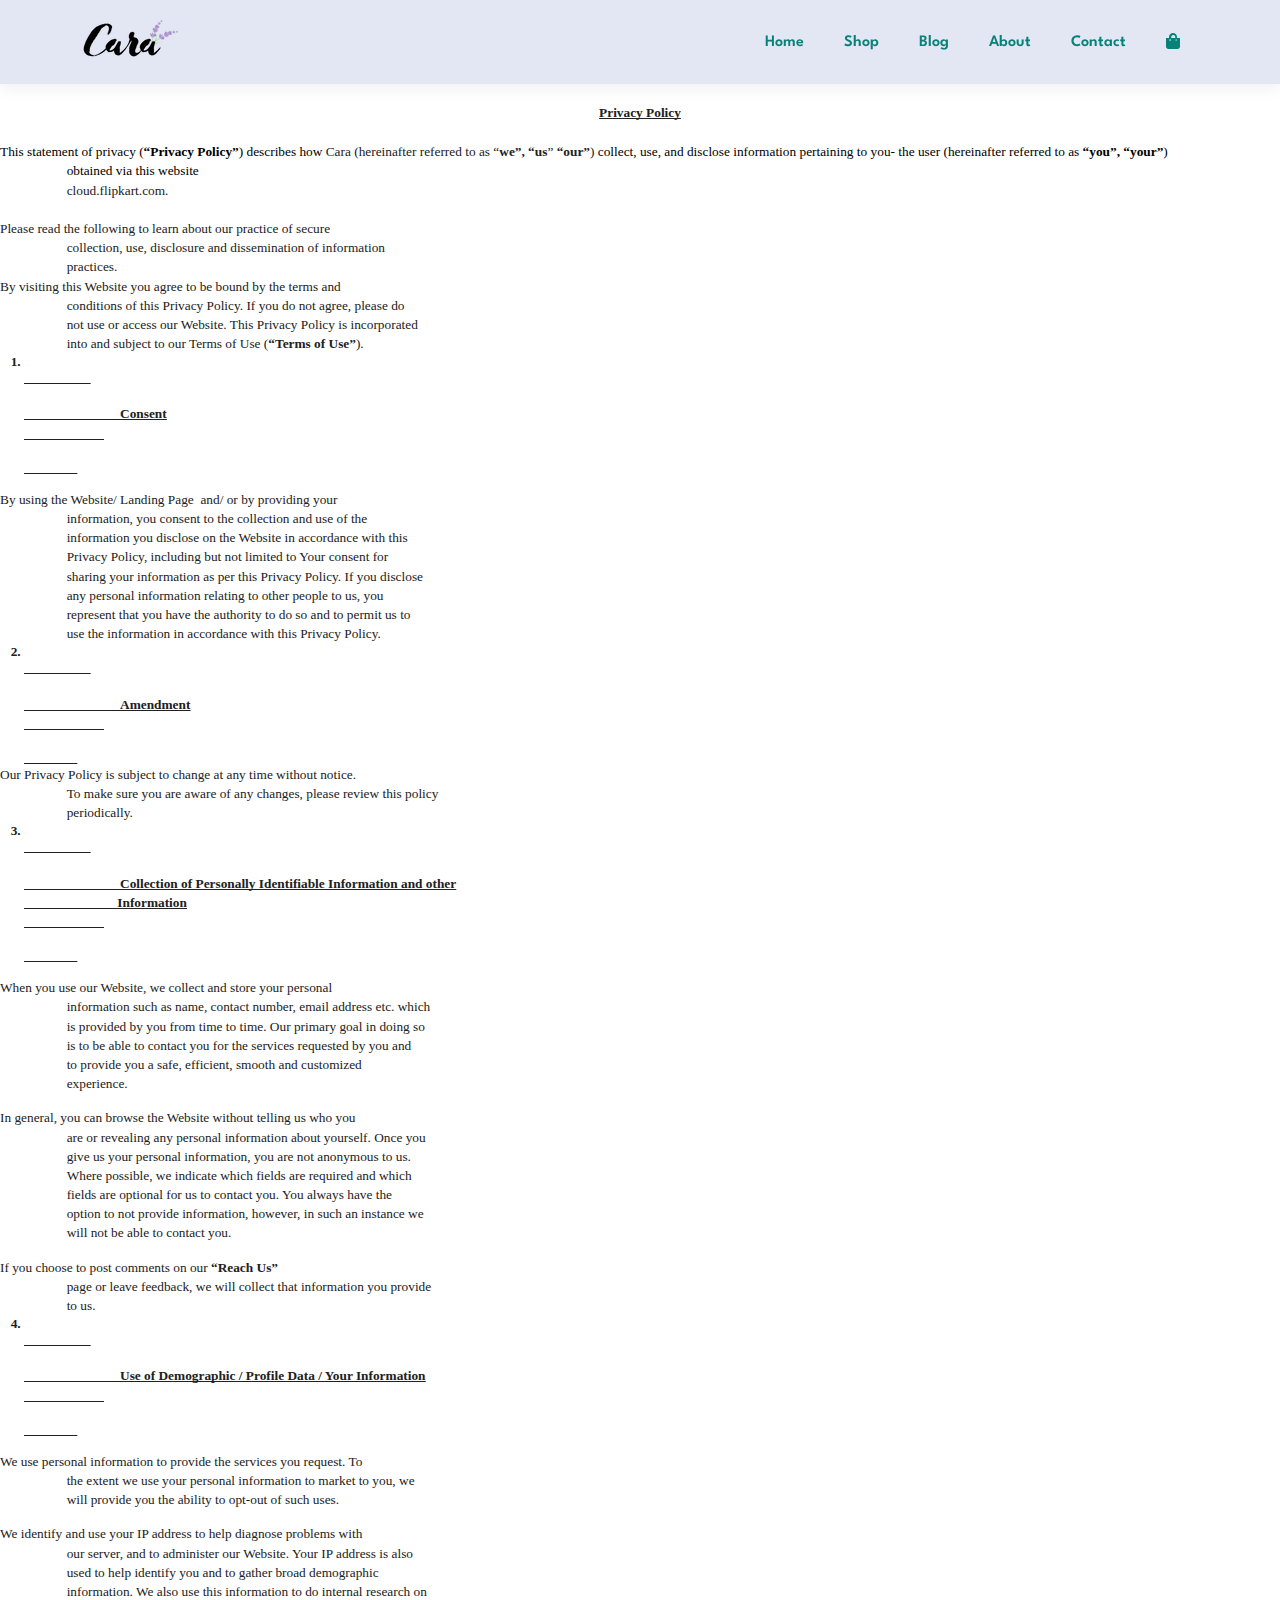
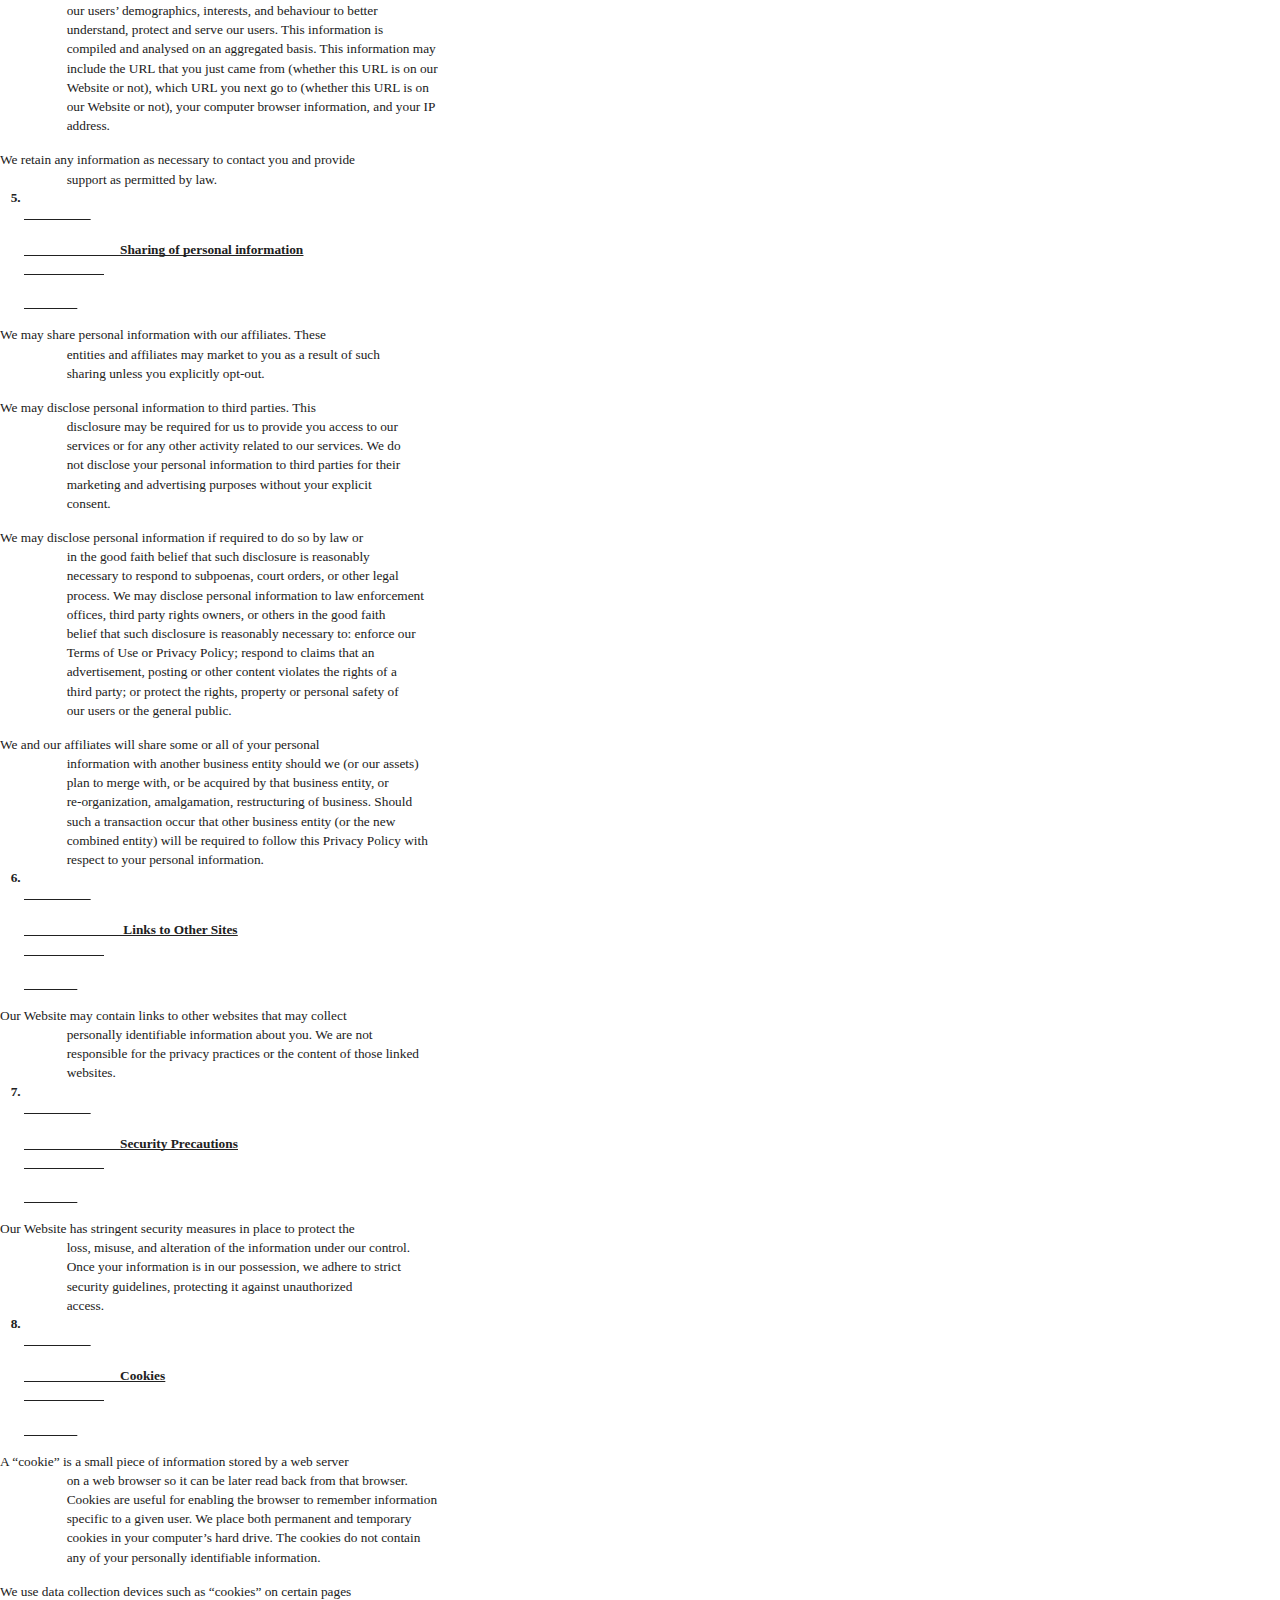
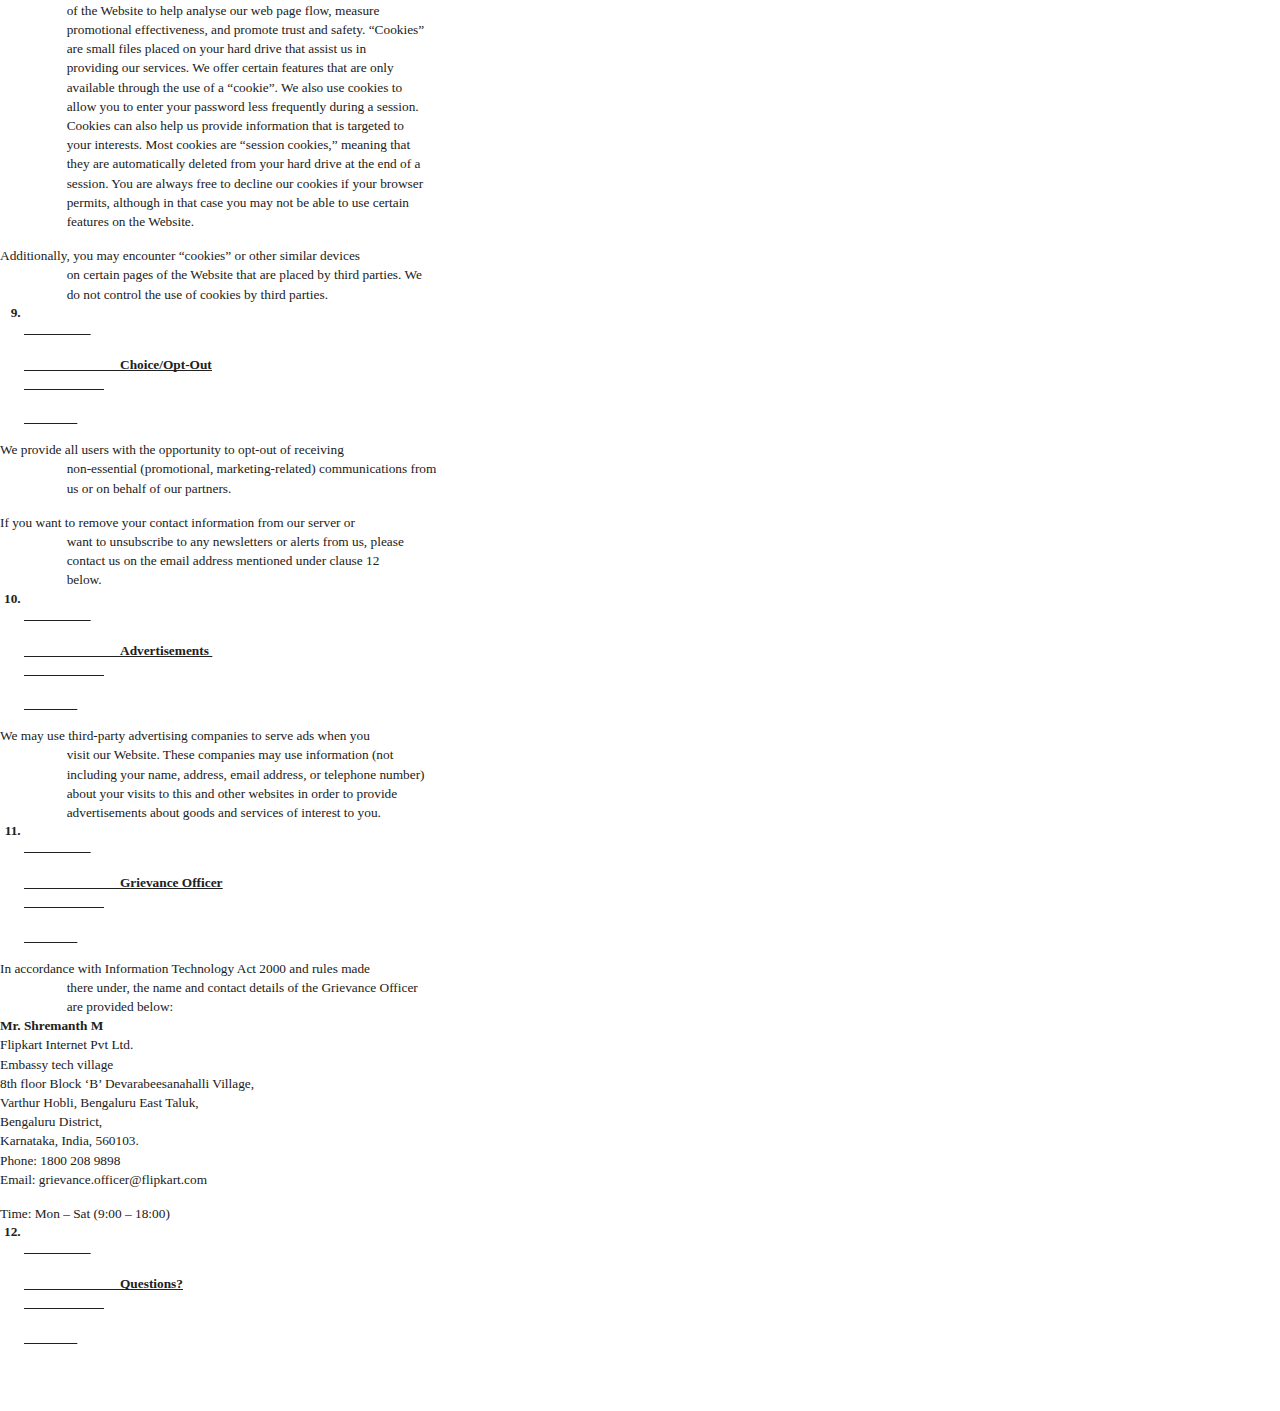
<file: privacy.html>
<!DOCTYPE html>
<html lang="en">
<head>
    <meta charset="UTF-8">
    <meta http-equiv="X-UA-Compatible" content="IE=edge">
    <meta name="viewport" content="width=device-width, initial-scale=1.0">
    <title>Ecommerce</title>
    <link rel="stylesheet" href="style.css">
    <link rel="stylesheet" href="https://pro.fontawesome.com/releases/v5.10.0/css/all.css"/>
</head>
<body>
    <section id="header">
        <a href="#"><img src="img/logo.png" class="logo" alt=""></a>
        <div>
            <ul id="navbar">
                <li><a class="active" href="index.html">Home</a></li>
                <li><a href="shop.html">Shop</a></li>
                <li><a href="blog.html">Blog</a></li>
                <li><a href="about.html">About</a></li>
                <li><a href="contact.html">Contact</a></li>
                <li id="lg-bag"><a href="cart.html"><i class="fa fa-shopping-bag"></i></a></li>
                <a href="#" id="close"><i class="far fa-times"></i></a>
            </ul>
        </div>
        <div id="mobile">
            <a href="cart.html"><i class="fa fa-shopping-bag"></i></a>
            <i id="bar" class="fas fa-outdent"></i>
        </div>
    </section>
    <div class="elementor-element elementor-element-9438623 elementor-widget elementor-widget-text-editor"
        data-id="9438623" data-element_type="widget" data-widget_type="text-editor.default">
        <div class="elementor-widget-container">
            <p dir="ltr" style="
            line-height: 1.2;
            text-align: center;
            background-color: #ffffff;
            margin-top: 15pt;
            margin-bottom: 0pt;
            padding: 0pt 0pt 3.75pt 0pt;
          ">
                <span style="
              font-size: 10pt;
              font-family: 'Book Antiqua', serif;
              color: #212121;
              background-color: transparent;
              font-weight: bold;
              font-style: normal;
              font-variant: normal;
              text-decoration: underline;
              -webkit-text-decoration-skip: none;
              text-decoration-skip-ink: none;
              vertical-align: baseline;
              white-space: pre-wrap;
            ">Privacy Policy</span>
            </p>
            <p dir="ltr" style="
            line-height: 1.2;
            text-align: justify;
            background-color: #ffffff;
            margin-top: 0pt;
            margin-bottom: 0pt;
            padding: 11.25pt 0pt 0pt 0pt;
          ">
                <span style="
              font-size: 10pt;
              font-family: 'Book Antiqua', serif;
              color: #000000;
              background-color: transparent;
              font-weight: 400;
              font-style: normal;
              font-variant: normal;
              text-decoration: none;
              vertical-align: baseline;
              white-space: pre-wrap;
            ">This statement of privacy (</span><span style="
              font-size: 10pt;
              font-family: 'Book Antiqua', serif;
              color: #000000;
              background-color: transparent;
              font-weight: bold;
              font-style: normal;
              font-variant: normal;
              text-decoration: none;
              vertical-align: baseline;
              white-space: pre-wrap;
            ">“Privacy Policy”</span><span style="
              font-size: 10pt;
              font-family: 'Book Antiqua', serif;
              color: #000000;
              background-color: transparent;
              font-weight: 400;
              font-style: normal;
              font-variant: normal;
              text-decoration: none;
              vertical-align: baseline;
              white-space: pre-wrap;
            ">) describes how </span><span style="
              font-size: 10pt;
              font-family: 'Book Antiqua', serif;
              color: #212121;
              background-color: transparent;
              font-weight: 400;
              font-style: normal;
              font-variant: normal;
              text-decoration: none;
              vertical-align: baseline;
              white-space: pre-wrap;
            ">Cara (hereinafter referred to as “</span><span style="
              font-size: 10pt;
              font-family: 'Book Antiqua', serif;
              color: #212121;
              background-color: transparent;
              font-weight: bold;
              font-style: normal;
              font-variant: normal;
              text-decoration: none;
              vertical-align: baseline;
              white-space: pre-wrap;
            ">we”, “us</span><span style="
              font-size: 10pt;
              font-family: 'Book Antiqua', serif;
              color: #212121;
              background-color: transparent;
              font-weight: 400;
              font-style: normal;
              font-variant: normal;
              text-decoration: none;
              vertical-align: baseline;
              white-space: pre-wrap;
            ">” </span><span style="
              font-size: 10pt;
              font-family: 'Book Antiqua', serif;
              color: #212121;
              background-color: transparent;
              font-weight: bold;
              font-style: normal;
              font-variant: normal;
              text-decoration: none;
              vertical-align: baseline;
              white-space: pre-wrap;
            ">“our”</span><span style="
              font-size: 10pt;
              font-family: 'Book Antiqua', serif;
              color: #212121;
              background-color: transparent;
              font-weight: 400;
              font-style: normal;
              font-variant: normal;
              text-decoration: none;
              vertical-align: baseline;
              white-space: pre-wrap;
            ">) </span><span style="
              font-size: 10pt;
              font-family: 'Book Antiqua', serif;
              color: #000000;
              background-color: transparent;
              font-weight: 400;
              font-style: normal;
              font-variant: normal;
              text-decoration: none;
              vertical-align: baseline;
              white-space: pre-wrap;
            ">collect, use, and disclose information pertaining to </span><span style="
              font-size: 10pt;
              font-family: 'Bookman Old Style', serif;
              color: #000000;
              background-color: transparent;
              font-weight: 400;
              font-style: normal;
              font-variant: normal;
              text-decoration: none;
              vertical-align: baseline;
              white-space: pre-wrap;
            ">you- the user (hereinafter referred to as </span><span style="
              font-size: 10pt;
              font-family: 'Bookman Old Style', serif;
              color: #000000;
              background-color: transparent;
              font-weight: bold;
              font-style: normal;
              font-variant: normal;
              text-decoration: none;
              vertical-align: baseline;
              white-space: pre-wrap;
            ">“you”, “your”</span><span style="
              font-size: 10pt;
              font-family: 'Bookman Old Style', serif;
              color: #000000;
              background-color: transparent;
              font-weight: 400;
              font-style: normal;
              font-variant: normal;
              text-decoration: none;
              vertical-align: baseline;
              white-space: pre-wrap;
            ">)</span><span style="
              font-size: 10pt;
              font-family: 'Book Antiqua', serif;
              color: #000000;
              background-color: transparent;
              font-weight: 400;
              font-style: normal;
              font-variant: normal;
              text-decoration: none;
              vertical-align: baseline;
              white-space: pre-wrap;
            ">
                    obtained via this website</span><span style="
              font-size: 10pt;
              font-family: 'Book Antiqua', serif;
              color: #212121;
              background-color: transparent;
              font-weight: 400;
              font-style: normal;
              font-variant: normal;
              text-decoration: none;
              vertical-align: baseline;
              white-space: pre-wrap;
            ">
                    cloud.flipkart.com.<br /><br /></span><span style="
              font-size: 10pt;
              font-family: 'Book Antiqua', serif;
              color: #212121;
              background-color: transparent;
              font-weight: 400;
              font-style: normal;
              font-variant: normal;
              text-decoration: none;
              vertical-align: baseline;
              white-space: pre-wrap;
            ">Please read the following to learn about our practice of secure
                    collection, use, disclosure and dissemination of information
                    practices.</span>
            </p>
            <p dir="ltr" style="
            line-height: 1.2;
            text-align: justify;
            background-color: #ffffff;
            margin-top: 0pt;
            margin-bottom: 0pt;
          ">
                <span style="
              font-size: 10pt;
              font-family: 'Book Antiqua', serif;
              color: #212121;
              background-color: transparent;
              font-weight: 400;
              font-style: normal;
              font-variant: normal;
              text-decoration: none;
              vertical-align: baseline;
              white-space: pre-wrap;
            ">By visiting this Website you agree to be bound by the terms and
                    conditions of this Privacy Policy. If you do not agree, please do
                    not use or access our Website. This Privacy Policy is incorporated
                    into and subject to our Terms of Use (</span><span style="
              font-size: 10pt;
              font-family: 'Book Antiqua', serif;
              color: #212121;
              background-color: transparent;
              font-weight: bold;
              font-style: normal;
              font-variant: normal;
              text-decoration: none;
              vertical-align: baseline;
              white-space: pre-wrap;
            ">“Terms of Use”</span><span style="
              font-size: 10pt;
              font-family: 'Book Antiqua', serif;
              color: #212121;
              background-color: transparent;
              font-weight: 400;
              font-style: normal;
              font-variant: normal;
              text-decoration: none;
              vertical-align: baseline;
              white-space: pre-wrap;
            ">).&nbsp;</span>
            </p>
            <ol style="margin-top: 0; margin-bottom: 0; padding-inline-start: 48px">
                <li dir="ltr" style="
              list-style-type: decimal;
              font-size: 10pt;
              font-family: 'Book Antiqua', serif;
              color: #212121;
              background-color: transparent;
              font-weight: bold;
              font-style: normal;
              font-variant: normal;
              text-decoration: underline;
              -webkit-text-decoration-skip: none;
              text-decoration-skip-ink: none;
              vertical-align: baseline;
              white-space: pre;
              margin-left: -18pt;
            " aria-level="1">
                    <p dir="ltr" style="
                line-height: 1.2;
                text-align: justify;
                background-color: #ffffff;
                margin-top: 0pt;
                margin-bottom: 0pt;
              " role="presentation">
                        <span style="
                  font-size: 10pt;
                  font-family: 'Book Antiqua', serif;
                  color: #212121;
                  background-color: transparent;
                  font-weight: bold;
                  font-style: normal;
                  font-variant: normal;
                  text-decoration: underline;
                  -webkit-text-decoration-skip: none;
                  text-decoration-skip-ink: none;
                  vertical-align: baseline;
                  white-space: pre-wrap;
                ">Consent</span>
                    </p>
                </li>
            </ol>
            <p dir="ltr" style="
            line-height: 1.2;
            text-align: justify;
            background-color: #ffffff;
            margin-top: 0pt;
            margin-bottom: 0pt;
            padding: 11.25pt 0pt 0pt 0pt;
          ">
                <span style="
              font-size: 10pt;
              font-family: 'Book Antiqua', serif;
              color: #212121;
              background-color: transparent;
              font-weight: 400;
              font-style: normal;
              font-variant: normal;
              text-decoration: none;
              vertical-align: baseline;
              white-space: pre-wrap;
            ">By using the Website/ Landing Page&nbsp; and/ or by providing your
                    information, you consent to the collection and use of the
                    information you disclose on the Website in accordance with this
                    Privacy Policy, including but not limited to Your consent for
                    sharing your information as per this Privacy Policy. If you disclose
                    any personal information relating to other people to us, you
                    represent that you have the authority to do so and to permit us to
                    use the information in accordance with this Privacy Policy.</span>
            </p>
            <ol style="margin-top: 0; margin-bottom: 0; padding-inline-start: 48px" start="2">
                <li dir="ltr" style="
              list-style-type: decimal;
              font-size: 10pt;
              font-family: 'Book Antiqua', serif;
              color: #212121;
              background-color: transparent;
              font-weight: bold;
              font-style: normal;
              font-variant: normal;
              text-decoration: underline;
              -webkit-text-decoration-skip: none;
              text-decoration-skip-ink: none;
              vertical-align: baseline;
              white-space: pre;
              margin-left: -18pt;
            " aria-level="1">
                    <p dir="ltr" style="
                line-height: 1.2;
                text-align: justify;
                background-color: #ffffff;
                margin-top: 0pt;
                margin-bottom: 0pt;
              " role="presentation">
                        <span style="
                  font-size: 10pt;
                  font-family: 'Book Antiqua', serif;
                  color: #212121;
                  background-color: transparent;
                  font-weight: bold;
                  font-style: normal;
                  font-variant: normal;
                  text-decoration: underline;
                  -webkit-text-decoration-skip: none;
                  text-decoration-skip-ink: none;
                  vertical-align: baseline;
                  white-space: pre-wrap;
                ">Amendment</span>
                    </p>
                </li>
            </ol>
            <p dir="ltr" style="
            line-height: 1.2;
            text-align: justify;
            background-color: #ffffff;
            margin-top: 0pt;
            margin-bottom: 0pt;
          ">
                <span style="
              font-size: 10pt;
              font-family: 'Book Antiqua', serif;
              color: #212121;
              background-color: transparent;
              font-weight: 400;
              font-style: normal;
              font-variant: normal;
              text-decoration: none;
              vertical-align: baseline;
              white-space: pre-wrap;
            ">Our Privacy Policy is subject to change at any time without notice.
                    To make sure you are aware of any changes, please review this policy
                    periodically.</span>
            </p>
            <ol style="margin-top: 0; margin-bottom: 0; padding-inline-start: 48px" start="3">
                <li dir="ltr" style="
              list-style-type: decimal;
              font-size: 10pt;
              font-family: 'Book Antiqua', serif;
              color: #212121;
              background-color: transparent;
              font-weight: bold;
              font-style: normal;
              font-variant: normal;
              text-decoration: underline;
              -webkit-text-decoration-skip: none;
              text-decoration-skip-ink: none;
              vertical-align: baseline;
              white-space: pre;
              margin-left: -18pt;
            " aria-level="1">
                    <p dir="ltr" style="
                line-height: 1.2;
                text-align: justify;
                background-color: #ffffff;
                margin-top: 0pt;
                margin-bottom: 0pt;
              " role="presentation">
                        <span style="
                  font-size: 10pt;
                  font-family: 'Book Antiqua', serif;
                  color: #212121;
                  background-color: transparent;
                  font-weight: bold;
                  font-style: normal;
                  font-variant: normal;
                  text-decoration: underline;
                  -webkit-text-decoration-skip: none;
                  text-decoration-skip-ink: none;
                  vertical-align: baseline;
                  white-space: pre-wrap;
                ">Collection of Personally Identifiable Information and other
                            Information</span>
                    </p>
                </li>
            </ol>
            <p dir="ltr" style="
            line-height: 1.2;
            text-align: justify;
            background-color: #ffffff;
            margin-top: 0pt;
            margin-bottom: 0pt;
            padding: 11.25pt 0pt 0pt 0pt;
          ">
                <span style="
              font-size: 10pt;
              font-family: 'Book Antiqua', serif;
              color: #212121;
              background-color: transparent;
              font-weight: 400;
              font-style: normal;
              font-variant: normal;
              text-decoration: none;
              vertical-align: baseline;
              white-space: pre-wrap;
            ">When you use our Website, we collect and store your personal
                    information such as name, contact number, email address etc. which
                    is provided by you from time to time. Our primary goal in doing so
                    is to be able to contact you for the services requested by you and
                    to provide you a safe, efficient, smooth and customized
                    experience.&nbsp;</span>
            </p>
            <p dir="ltr" style="
            line-height: 1.2;
            text-align: justify;
            background-color: #ffffff;
            margin-top: 0pt;
            margin-bottom: 0pt;
            padding: 11.25pt 0pt 0pt 0pt;
          ">
                <span style="
              font-size: 10pt;
              font-family: 'Book Antiqua', serif;
              color: #212121;
              background-color: transparent;
              font-weight: 400;
              font-style: normal;
              font-variant: normal;
              text-decoration: none;
              vertical-align: baseline;
              white-space: pre-wrap;
            ">In general, you can browse the Website without telling us who you
                    are or revealing any personal information about yourself. Once you
                    give us your personal information, you are not anonymous to us.
                    Where possible, we indicate which fields are required and which
                    fields are optional for us to contact you. You always have the
                    option to not provide information, however, in such an instance we
                    will not be able to contact you.&nbsp;&nbsp;</span>
            </p>
            <p dir="ltr" style="
            line-height: 1.2;
            text-align: justify;
            background-color: #ffffff;
            margin-top: 0pt;
            margin-bottom: 0pt;
            padding: 11.25pt 0pt 0pt 0pt;
          ">
                <span style="
              font-size: 10pt;
              font-family: 'Book Antiqua', serif;
              color: #212121;
              background-color: transparent;
              font-weight: 400;
              font-style: normal;
              font-variant: normal;
              text-decoration: none;
              vertical-align: baseline;
              white-space: pre-wrap;
            ">If you choose to post comments on our </span><span style="
              font-size: 10pt;
              font-family: 'Book Antiqua', serif;
              color: #212121;
              background-color: transparent;
              font-weight: bold;
              font-style: normal;
              font-variant: normal;
              text-decoration: none;
              vertical-align: baseline;
              white-space: pre-wrap;
            ">“Reach Us”</span><span style="
              font-size: 10pt;
              font-family: 'Book Antiqua', serif;
              color: #212121;
              background-color: transparent;
              font-weight: 400;
              font-style: normal;
              font-variant: normal;
              text-decoration: none;
              vertical-align: baseline;
              white-space: pre-wrap;
            ">
                    page or leave feedback, we will collect that information you provide
                    to us.&nbsp;</span>
            </p>
            <ol style="margin-top: 0; margin-bottom: 0; padding-inline-start: 48px" start="4">
                <li dir="ltr" style="
              list-style-type: decimal;
              font-size: 10pt;
              font-family: 'Book Antiqua', serif;
              color: #212121;
              background-color: transparent;
              font-weight: bold;
              font-style: normal;
              font-variant: normal;
              text-decoration: underline;
              -webkit-text-decoration-skip: none;
              text-decoration-skip-ink: none;
              vertical-align: baseline;
              white-space: pre;
              margin-left: -18pt;
            " aria-level="1">
                    <p dir="ltr" style="
                line-height: 1.2;
                text-align: justify;
                background-color: #ffffff;
                margin-top: 0pt;
                margin-bottom: 0pt;
              " role="presentation">
                        <span style="
                  font-size: 10pt;
                  font-family: 'Book Antiqua', serif;
                  color: #212121;
                  background-color: transparent;
                  font-weight: bold;
                  font-style: normal;
                  font-variant: normal;
                  text-decoration: underline;
                  -webkit-text-decoration-skip: none;
                  text-decoration-skip-ink: none;
                  vertical-align: baseline;
                  white-space: pre-wrap;
                ">Use of Demographic / Profile Data / Your Information</span>
                    </p>
                </li>
            </ol>
            <p dir="ltr" style="
            line-height: 1.2;
            text-align: justify;
            background-color: #ffffff;
            margin-top: 0pt;
            margin-bottom: 0pt;
            padding: 11.25pt 0pt 0pt 0pt;
          ">
                <span style="
              font-size: 10pt;
              font-family: 'Book Antiqua', serif;
              color: #212121;
              background-color: transparent;
              font-weight: 400;
              font-style: normal;
              font-variant: normal;
              text-decoration: none;
              vertical-align: baseline;
              white-space: pre-wrap;
            ">We use personal information to provide the services you request. To
                    the extent we use your personal information to market to you, we
                    will provide you the ability to opt-out of such uses.&nbsp;</span>
            </p>
            <p dir="ltr" style="
            line-height: 1.2;
            text-align: justify;
            background-color: #ffffff;
            margin-top: 0pt;
            margin-bottom: 0pt;
            padding: 11.25pt 0pt 0pt 0pt;
          ">
                <span style="
              font-size: 10pt;
              font-family: 'Book Antiqua', serif;
              color: #212121;
              background-color: transparent;
              font-weight: 400;
              font-style: normal;
              font-variant: normal;
              text-decoration: none;
              vertical-align: baseline;
              white-space: pre-wrap;
            ">We identify and use your IP address to help diagnose problems with
                    our server, and to administer our Website. Your IP address is also
                    used to help identify you and to gather broad demographic
                    information. We also use this information to do internal research on
                    our users’ demographics, interests, and behaviour to better
                    understand, protect and serve our users. This information is
                    compiled and analysed on an aggregated basis. This information may
                    include the URL that you just came from (whether this URL is on our
                    Website or not), which URL you next go to (whether this URL is on
                    our Website or not), your computer browser information, and your IP
                    address.</span>
            </p>
            <p dir="ltr" style="
            line-height: 1.2;
            text-align: justify;
            background-color: #ffffff;
            margin-top: 0pt;
            margin-bottom: 0pt;
            padding: 11.25pt 0pt 0pt 0pt;
          ">
                <span style="
              font-size: 10pt;
              font-family: 'Book Antiqua', serif;
              color: #212121;
              background-color: transparent;
              font-weight: 400;
              font-style: normal;
              font-variant: normal;
              text-decoration: none;
              vertical-align: baseline;
              white-space: pre-wrap;
            ">We retain any information as necessary to contact you and provide
                    support as permitted by law.</span>
            </p>
            <ol style="margin-top: 0; margin-bottom: 0; padding-inline-start: 48px" start="5">
                <li dir="ltr" style="
              list-style-type: decimal;
              font-size: 10pt;
              font-family: 'Book Antiqua', serif;
              color: #212121;
              background-color: transparent;
              font-weight: bold;
              font-style: normal;
              font-variant: normal;
              text-decoration: underline;
              -webkit-text-decoration-skip: none;
              text-decoration-skip-ink: none;
              vertical-align: baseline;
              white-space: pre;
              margin-left: -18pt;
            " aria-level="1">
                    <p dir="ltr" style="
                line-height: 1.2;
                text-align: justify;
                background-color: #ffffff;
                margin-top: 0pt;
                margin-bottom: 0pt;
              " role="presentation">
                        <span style="
                  font-size: 10pt;
                  font-family: 'Book Antiqua', serif;
                  color: #212121;
                  background-color: transparent;
                  font-weight: bold;
                  font-style: normal;
                  font-variant: normal;
                  text-decoration: underline;
                  -webkit-text-decoration-skip: none;
                  text-decoration-skip-ink: none;
                  vertical-align: baseline;
                  white-space: pre-wrap;
                ">Sharing of personal information</span>
                    </p>
                </li>
            </ol>
            <p dir="ltr" style="
            line-height: 1.2;
            text-align: justify;
            background-color: #ffffff;
            margin-top: 0pt;
            margin-bottom: 0pt;
            padding: 11.25pt 0pt 0pt 0pt;
          ">
                <span style="
              font-size: 10pt;
              font-family: 'Book Antiqua', serif;
              color: #212121;
              background-color: transparent;
              font-weight: 400;
              font-style: normal;
              font-variant: normal;
              text-decoration: none;
              vertical-align: baseline;
              white-space: pre-wrap;
            ">We may share personal information with our affiliates. These
                    entities and affiliates may market to you as a result of such
                    sharing unless you explicitly opt-out.</span>
            </p>
            <p dir="ltr" style="
            line-height: 1.2;
            text-align: justify;
            background-color: #ffffff;
            margin-top: 0pt;
            margin-bottom: 0pt;
            padding: 11.25pt 0pt 0pt 0pt;
          ">
                <span style="
              font-size: 10pt;
              font-family: 'Book Antiqua', serif;
              color: #212121;
              background-color: transparent;
              font-weight: 400;
              font-style: normal;
              font-variant: normal;
              text-decoration: none;
              vertical-align: baseline;
              white-space: pre-wrap;
            ">We may disclose personal information to third parties. This
                    disclosure may be required for us to provide you access to our
                    services or for any other activity related to our services. We do
                    not disclose your personal information to third parties for their
                    marketing and advertising purposes without your explicit
                    consent.</span>
            </p>
            <p dir="ltr" style="
            line-height: 1.2;
            text-align: justify;
            background-color: #ffffff;
            margin-top: 0pt;
            margin-bottom: 0pt;
            padding: 11.25pt 0pt 0pt 0pt;
          ">
                <span style="
              font-size: 10pt;
              font-family: 'Book Antiqua', serif;
              color: #212121;
              background-color: transparent;
              font-weight: 400;
              font-style: normal;
              font-variant: normal;
              text-decoration: none;
              vertical-align: baseline;
              white-space: pre-wrap;
            ">We may disclose personal information if required to do so by law or
                    in the good faith belief that such disclosure is reasonably
                    necessary to respond to subpoenas, court orders, or other legal
                    process. We may disclose personal information to law enforcement
                    offices, third party rights owners, or others in the good faith
                    belief that such disclosure is reasonably necessary to: enforce our
                    Terms of Use or Privacy Policy; respond to claims that an
                    advertisement, posting or other content violates the rights of a
                    third party; or protect the rights, property or personal safety of
                    our users or the general public.</span>
            </p>
            <p dir="ltr" style="
            line-height: 1.2;
            text-align: justify;
            background-color: #ffffff;
            margin-top: 0pt;
            margin-bottom: 0pt;
            padding: 11.25pt 0pt 0pt 0pt;
          ">
                <span style="
              font-size: 10pt;
              font-family: 'Book Antiqua', serif;
              color: #212121;
              background-color: transparent;
              font-weight: 400;
              font-style: normal;
              font-variant: normal;
              text-decoration: none;
              vertical-align: baseline;
              white-space: pre-wrap;
            ">We and our affiliates will share some or all of your personal
                    information with another business entity should we (or our assets)
                    plan to merge with, or be acquired by that business entity, or
                    re-organization, amalgamation, restructuring of business. Should
                    such a transaction occur that other business entity (or the new
                    combined entity) will be required to follow this Privacy Policy with
                    respect to your personal information.</span>
            </p>
            <ol style="margin-top: 0; margin-bottom: 0; padding-inline-start: 48px" start="6">
                <li dir="ltr" style="
              list-style-type: decimal;
              font-size: 10pt;
              font-family: 'Book Antiqua', serif;
              color: #212121;
              background-color: transparent;
              font-weight: bold;
              font-style: normal;
              font-variant: normal;
              text-decoration: underline;
              -webkit-text-decoration-skip: none;
              text-decoration-skip-ink: none;
              vertical-align: baseline;
              white-space: pre;
              margin-left: -18pt;
            " aria-level="1">
                    <p dir="ltr" style="
                line-height: 1.2;
                text-align: justify;
                background-color: #ffffff;
                margin-top: 0pt;
                margin-bottom: 0pt;
              " role="presentation">
                        <span style="
                  font-size: 10pt;
                  font-family: 'Book Antiqua', serif;
                  color: #212121;
                  background-color: transparent;
                  font-weight: bold;
                  font-style: normal;
                  font-variant: normal;
                  text-decoration: underline;
                  -webkit-text-decoration-skip: none;
                  text-decoration-skip-ink: none;
                  vertical-align: baseline;
                  white-space: pre-wrap;
                ">&nbsp;Links to Other Sites</span>
                    </p>
                </li>
            </ol>
            <p dir="ltr" style="
            line-height: 1.2;
            text-align: justify;
            background-color: #ffffff;
            margin-top: 0pt;
            margin-bottom: 0pt;
            padding: 11.25pt 0pt 0pt 0pt;
          ">
                <span style="
              font-size: 10pt;
              font-family: 'Book Antiqua', serif;
              color: #212121;
              background-color: transparent;
              font-weight: 400;
              font-style: normal;
              font-variant: normal;
              text-decoration: none;
              vertical-align: baseline;
              white-space: pre-wrap;
            ">Our Website may contain links to other websites that may collect
                    personally identifiable information about you. We are not
                    responsible for the privacy practices or the content of those linked
                    websites.</span>
            </p>
            <ol style="margin-top: 0; margin-bottom: 0; padding-inline-start: 48px" start="7">
                <li dir="ltr" style="
              list-style-type: decimal;
              font-size: 10pt;
              font-family: 'Book Antiqua', serif;
              color: #212121;
              background-color: transparent;
              font-weight: bold;
              font-style: normal;
              font-variant: normal;
              text-decoration: underline;
              -webkit-text-decoration-skip: none;
              text-decoration-skip-ink: none;
              vertical-align: baseline;
              white-space: pre;
              margin-left: -18pt;
            " aria-level="1">
                    <p dir="ltr" style="
                line-height: 1.2;
                text-align: justify;
                background-color: #ffffff;
                margin-top: 0pt;
                margin-bottom: 0pt;
              " role="presentation">
                        <span style="
                  font-size: 10pt;
                  font-family: 'Book Antiqua', serif;
                  color: #212121;
                  background-color: transparent;
                  font-weight: bold;
                  font-style: normal;
                  font-variant: normal;
                  text-decoration: underline;
                  -webkit-text-decoration-skip: none;
                  text-decoration-skip-ink: none;
                  vertical-align: baseline;
                  white-space: pre-wrap;
                ">Security Precautions</span>
                    </p>
                </li>
            </ol>
            <p dir="ltr" style="
            line-height: 1.2;
            text-align: justify;
            background-color: #ffffff;
            margin-top: 0pt;
            margin-bottom: 0pt;
            padding: 11.25pt 0pt 0pt 0pt;
          ">
                <span style="
              font-size: 10pt;
              font-family: 'Book Antiqua', serif;
              color: #212121;
              background-color: transparent;
              font-weight: 400;
              font-style: normal;
              font-variant: normal;
              text-decoration: none;
              vertical-align: baseline;
              white-space: pre-wrap;
            ">Our Website has stringent security measures in place to protect the
                    loss, misuse, and alteration of the information under our control.
                    Once your information is in our possession, we adhere to strict
                    security guidelines, protecting it against unauthorized
                    access.</span>
            </p>
            <ol style="margin-top: 0; margin-bottom: 0; padding-inline-start: 48px" start="8">
                <li dir="ltr" style="
              list-style-type: decimal;
              font-size: 10pt;
              font-family: 'Book Antiqua', serif;
              color: #212121;
              background-color: transparent;
              font-weight: bold;
              font-style: normal;
              font-variant: normal;
              text-decoration: underline;
              -webkit-text-decoration-skip: none;
              text-decoration-skip-ink: none;
              vertical-align: baseline;
              white-space: pre;
              margin-left: -18pt;
            " aria-level="1">
                    <p dir="ltr" style="
                line-height: 1.2;
                text-align: justify;
                background-color: #ffffff;
                margin-top: 0pt;
                margin-bottom: 0pt;
              " role="presentation">
                        <span style="
                  font-size: 10pt;
                  font-family: 'Book Antiqua', serif;
                  color: #212121;
                  background-color: transparent;
                  font-weight: bold;
                  font-style: normal;
                  font-variant: normal;
                  text-decoration: underline;
                  -webkit-text-decoration-skip: none;
                  text-decoration-skip-ink: none;
                  vertical-align: baseline;
                  white-space: pre-wrap;
                ">Cookies</span>
                    </p>
                </li>
            </ol>
            <p dir="ltr" style="
            line-height: 1.2;
            text-align: justify;
            background-color: #ffffff;
            margin-top: 0pt;
            margin-bottom: 0pt;
            padding: 11.25pt 0pt 0pt 0pt;
          ">
                <span style="
              font-size: 10pt;
              font-family: 'Book Antiqua', serif;
              color: #212121;
              background-color: transparent;
              font-weight: 400;
              font-style: normal;
              font-variant: normal;
              text-decoration: none;
              vertical-align: baseline;
              white-space: pre-wrap;
            ">A “cookie” is a small piece of information stored by a web server
                    on a web browser so it can be later read back from that browser.
                    Cookies are useful for enabling the browser to remember information
                    specific to a given user. We place both permanent and temporary
                    cookies in your computer’s hard drive. The cookies do not contain
                    any of your personally identifiable information.</span>
            </p>
            <p dir="ltr" style="
            line-height: 1.2;
            text-align: justify;
            background-color: #ffffff;
            margin-top: 0pt;
            margin-bottom: 0pt;
            padding: 11.25pt 0pt 0pt 0pt;
          ">
                <span style="
              font-size: 10pt;
              font-family: 'Book Antiqua', serif;
              color: #212121;
              background-color: transparent;
              font-weight: 400;
              font-style: normal;
              font-variant: normal;
              text-decoration: none;
              vertical-align: baseline;
              white-space: pre-wrap;
            ">We use data collection devices such as “cookies” on certain pages
                    of the Website to help analyse our web page flow, measure
                    promotional effectiveness, and promote trust and safety. “Cookies”
                    are small files placed on your hard drive that assist us in
                    providing our services. We offer certain features that are only
                    available through the use of a “cookie”. We also use cookies to
                    allow you to enter your password less frequently during a session.
                    Cookies can also help us provide information that is targeted to
                    your interests. Most cookies are “session cookies,” meaning that
                    they are automatically deleted from your hard drive at the end of a
                    session. You are always free to decline our cookies if your browser
                    permits, although in that case you may not be able to use certain
                    features on the Website.</span>
            </p>
            <p dir="ltr" style="
            line-height: 1.2;
            text-align: justify;
            background-color: #ffffff;
            margin-top: 0pt;
            margin-bottom: 0pt;
            padding: 11.25pt 0pt 0pt 0pt;
          ">
                <span style="
              font-size: 10pt;
              font-family: 'Book Antiqua', serif;
              color: #212121;
              background-color: transparent;
              font-weight: 400;
              font-style: normal;
              font-variant: normal;
              text-decoration: none;
              vertical-align: baseline;
              white-space: pre-wrap;
            ">Additionally, you may encounter “cookies” or other similar devices
                    on certain pages of the Website that are placed by third parties. We
                    do not control the use of cookies by third parties.</span>
            </p>
            <ol style="margin-top: 0; margin-bottom: 0; padding-inline-start: 48px" start="9">
                <li dir="ltr" style="
              list-style-type: decimal;
              font-size: 10pt;
              font-family: 'Book Antiqua', serif;
              color: #212121;
              background-color: transparent;
              font-weight: bold;
              font-style: normal;
              font-variant: normal;
              text-decoration: underline;
              -webkit-text-decoration-skip: none;
              text-decoration-skip-ink: none;
              vertical-align: baseline;
              white-space: pre;
              margin-left: -18pt;
            " aria-level="1">
                    <p dir="ltr" style="
                line-height: 1.2;
                text-align: justify;
                background-color: #ffffff;
                margin-top: 0pt;
                margin-bottom: 0pt;
              " role="presentation">
                        <span style="
                  font-size: 10pt;
                  font-family: 'Book Antiqua', serif;
                  color: #212121;
                  background-color: transparent;
                  font-weight: bold;
                  font-style: normal;
                  font-variant: normal;
                  text-decoration: underline;
                  -webkit-text-decoration-skip: none;
                  text-decoration-skip-ink: none;
                  vertical-align: baseline;
                  white-space: pre-wrap;
                ">Choice/Opt-Out</span>
                    </p>
                </li>
            </ol>
            <p dir="ltr" style="
            line-height: 1.2;
            text-align: justify;
            background-color: #ffffff;
            margin-top: 0pt;
            margin-bottom: 0pt;
            padding: 11.25pt 0pt 0pt 0pt;
          ">
                <span style="
              font-size: 10pt;
              font-family: 'Book Antiqua', serif;
              color: #212121;
              background-color: transparent;
              font-weight: 400;
              font-style: normal;
              font-variant: normal;
              text-decoration: none;
              vertical-align: baseline;
              white-space: pre-wrap;
            ">We provide all users with the opportunity to opt-out of receiving
                    non-essential (promotional, marketing-related) communications from
                    us or on behalf of our partners.</span>
            </p>
            <p dir="ltr" style="
            line-height: 1.2;
            text-align: justify;
            background-color: #ffffff;
            margin-top: 0pt;
            margin-bottom: 0pt;
            padding: 11.25pt 0pt 0pt 0pt;
          ">
                <span style="
              font-size: 10pt;
              font-family: 'Book Antiqua', serif;
              color: #212121;
              background-color: transparent;
              font-weight: 400;
              font-style: normal;
              font-variant: normal;
              text-decoration: none;
              vertical-align: baseline;
              white-space: pre-wrap;
            ">If you want to remove your contact information from our server or
                    want to unsubscribe to any newsletters or alerts from us, please
                    contact us on the email address mentioned under clause 12
                    below.</span>
            </p>
            <ol style="margin-top: 0; margin-bottom: 0; padding-inline-start: 48px" start="10">
                <li dir="ltr" style="
              list-style-type: decimal;
              font-size: 10pt;
              font-family: 'Book Antiqua', serif;
              color: #212121;
              background-color: transparent;
              font-weight: bold;
              font-style: normal;
              font-variant: normal;
              text-decoration: underline;
              -webkit-text-decoration-skip: none;
              text-decoration-skip-ink: none;
              vertical-align: baseline;
              white-space: pre;
              margin-left: -18pt;
            " aria-level="1">
                    <p dir="ltr" style="
                line-height: 1.2;
                text-align: justify;
                background-color: #ffffff;
                margin-top: 0pt;
                margin-bottom: 0pt;
              " role="presentation">
                        <span style="
                  font-size: 10pt;
                  font-family: 'Book Antiqua', serif;
                  color: #212121;
                  background-color: transparent;
                  font-weight: bold;
                  font-style: normal;
                  font-variant: normal;
                  text-decoration: underline;
                  -webkit-text-decoration-skip: none;
                  text-decoration-skip-ink: none;
                  vertical-align: baseline;
                  white-space: pre-wrap;
                ">Advertisements&nbsp;</span>
                    </p>
                </li>
            </ol>
            <p dir="ltr" style="
            line-height: 1.2;
            text-align: justify;
            background-color: #ffffff;
            margin-top: 0pt;
            margin-bottom: 0pt;
            padding: 11.25pt 0pt 0pt 0pt;
          ">
                <span style="
              font-size: 10pt;
              font-family: 'Book Antiqua', serif;
              color: #212121;
              background-color: transparent;
              font-weight: 400;
              font-style: normal;
              font-variant: normal;
              text-decoration: none;
              vertical-align: baseline;
              white-space: pre-wrap;
            ">We may use third-party advertising companies to serve ads when you
                    visit our Website. These companies may use information (not
                    including your name, address, email address, or telephone number)
                    about your visits to this and other websites in order to provide
                    advertisements about goods and services of interest to you.</span>
            </p>
            <ol style="margin-top: 0; margin-bottom: 0; padding-inline-start: 48px" start="11">
                <li dir="ltr" style="
              list-style-type: decimal;
              font-size: 10pt;
              font-family: 'Book Antiqua', serif;
              color: #212121;
              background-color: transparent;
              font-weight: bold;
              font-style: normal;
              font-variant: normal;
              text-decoration: underline;
              -webkit-text-decoration-skip: none;
              text-decoration-skip-ink: none;
              vertical-align: baseline;
              white-space: pre;
              margin-left: -18pt;
            " aria-level="1">
                    <p dir="ltr" style="
                line-height: 1.2;
                text-align: justify;
                background-color: #ffffff;
                margin-top: 0pt;
                margin-bottom: 0pt;
              " role="presentation">
                        <span style="
                  font-size: 10pt;
                  font-family: 'Book Antiqua', serif;
                  color: #212121;
                  background-color: transparent;
                  font-weight: bold;
                  font-style: normal;
                  font-variant: normal;
                  text-decoration: underline;
                  -webkit-text-decoration-skip: none;
                  text-decoration-skip-ink: none;
                  vertical-align: baseline;
                  white-space: pre-wrap;
                ">Grievance Officer</span>
                    </p>
                </li>
            </ol>
            <p dir="ltr" style="
            line-height: 1.2;
            text-align: justify;
            background-color: #ffffff;
            margin-top: 0pt;
            margin-bottom: 0pt;
            padding: 11.25pt 0pt 0pt 0pt;
          ">
                <span style="
              font-size: 10pt;
              font-family: 'Book Antiqua', serif;
              color: #212121;
              background-color: transparent;
              font-weight: 400;
              font-style: normal;
              font-variant: normal;
              text-decoration: none;
              vertical-align: baseline;
              white-space: pre-wrap;
            ">In accordance with Information Technology Act 2000 and rules made
                    there under, the name and contact details of the Grievance Officer
                    are provided below:</span>
            </p>
            <p dir="ltr" style="
            line-height: 1.2;
            text-align: justify;
            background-color: #ffffff;
            margin-top: 0pt;
            margin-bottom: 0pt;
          ">
                <span style="
              font-size: 10pt;
              font-family: 'Book Antiqua', serif;
              color: #212121;
              background-color: transparent;
              font-weight: bold;
              font-style: normal;
              font-variant: normal;
              text-decoration: none;
              vertical-align: baseline;
              white-space: pre-wrap;
            ">Mr. Shremanth M</span>
            </p>
            <p dir="ltr" style="
            line-height: 1.2;
            text-align: justify;
            background-color: #ffffff;
            margin-top: 0pt;
            margin-bottom: 0pt;
          ">
                <span style="
              font-size: 10pt;
              font-family: 'Book Antiqua', serif;
              color: #212121;
              background-color: transparent;
              font-weight: 400;
              font-style: normal;
              font-variant: normal;
              text-decoration: none;
              vertical-align: baseline;
              white-space: pre-wrap;
            ">Flipkart Internet Pvt Ltd.</span>
            </p>
            <p dir="ltr" style="
            line-height: 1.2;
            text-align: justify;
            background-color: #ffffff;
            margin-top: 0pt;
            margin-bottom: 0pt;
          ">
                <span style="
              font-size: 10pt;
              font-family: 'Book Antiqua', serif;
              color: #212121;
              background-color: transparent;
              font-weight: 400;
              font-style: normal;
              font-variant: normal;
              text-decoration: none;
              vertical-align: baseline;
              white-space: pre-wrap;
            ">Embassy tech village</span>
            </p>
            <p dir="ltr" style="
            line-height: 1.2;
            text-align: justify;
            background-color: #ffffff;
            margin-top: 0pt;
            margin-bottom: 0pt;
          ">
                <span style="
              font-size: 10pt;
              font-family: 'Book Antiqua', serif;
              color: #212121;
              background-color: transparent;
              font-weight: 400;
              font-style: normal;
              font-variant: normal;
              text-decoration: none;
              vertical-align: baseline;
              white-space: pre-wrap;
            ">8th floor Block ‘B’ Devarabeesanahalli Village,</span>
            </p>
            <p dir="ltr" style="
            line-height: 1.2;
            text-align: justify;
            background-color: #ffffff;
            margin-top: 0pt;
            margin-bottom: 0pt;
          ">
                <span style="
              font-size: 10pt;
              font-family: 'Book Antiqua', serif;
              color: #212121;
              background-color: transparent;
              font-weight: 400;
              font-style: normal;
              font-variant: normal;
              text-decoration: none;
              vertical-align: baseline;
              white-space: pre-wrap;
            ">Varthur Hobli, Bengaluru East Taluk,</span>
            </p>
            <p dir="ltr" style="
            line-height: 1.2;
            text-align: justify;
            background-color: #ffffff;
            margin-top: 0pt;
            margin-bottom: 0pt;
          ">
                <span style="
              font-size: 10pt;
              font-family: 'Book Antiqua', serif;
              color: #212121;
              background-color: transparent;
              font-weight: 400;
              font-style: normal;
              font-variant: normal;
              text-decoration: none;
              vertical-align: baseline;
              white-space: pre-wrap;
            ">Bengaluru District,</span>
            </p>
            <p dir="ltr" style="
            line-height: 1.2;
            text-align: justify;
            background-color: #ffffff;
            margin-top: 0pt;
            margin-bottom: 0pt;
          ">
                <span style="
              font-size: 10pt;
              font-family: 'Book Antiqua', serif;
              color: #212121;
              background-color: transparent;
              font-weight: 400;
              font-style: normal;
              font-variant: normal;
              text-decoration: none;
              vertical-align: baseline;
              white-space: pre-wrap;
            ">Karnataka, India, 560103.</span>
            </p>
            <p dir="ltr" style="
            line-height: 1.2;
            text-align: justify;
            background-color: #ffffff;
            margin-top: 0pt;
            margin-bottom: 0pt;
          ">
                <span style="
              font-size: 10pt;
              font-family: 'Book Antiqua', serif;
              color: #212121;
              background-color: transparent;
              font-weight: 400;
              font-style: normal;
              font-variant: normal;
              text-decoration: none;
              vertical-align: baseline;
              white-space: pre-wrap;
            ">Phone: 1800 208 9898</span>
            </p>
            <p dir="ltr" style="
            line-height: 1.2;
            text-align: justify;
            background-color: #ffffff;
            margin-top: 0pt;
            margin-bottom: 0pt;
          ">
                <span style="
              font-size: 10pt;
              font-family: 'Book Antiqua', serif;
              color: #212121;
              background-color: transparent;
              font-weight: 400;
              font-style: normal;
              font-variant: normal;
              text-decoration: none;
              vertical-align: baseline;
              white-space: pre-wrap;
            ">Email: grievance.officer@flipkart.com</span>
            </p>
            <p dir="ltr" style="
            line-height: 1.2;
            text-align: justify;
            background-color: #ffffff;
            margin-top: 0pt;
            margin-bottom: 0pt;
            padding: 11.25pt 0pt 0pt 0pt;
          ">
                <span style="
              font-size: 10pt;
              font-family: 'Book Antiqua', serif;
              color: #212121;
              background-color: transparent;
              font-weight: 400;
              font-style: normal;
              font-variant: normal;
              text-decoration: none;
              vertical-align: baseline;
              white-space: pre-wrap;
            ">Time: Mon – Sat (9:00 – 18:00)</span>
            </p>
            <ol style="margin-top: 0; margin-bottom: 0; padding-inline-start: 48px" start="12">
                <li dir="ltr" style="
              list-style-type: decimal;
              font-size: 10pt;
              font-family: 'Book Antiqua', serif;
              color: #212121;
              background-color: transparent;
              font-weight: bold;
              font-style: normal;
              font-variant: normal;
              text-decoration: underline;
              -webkit-text-decoration-skip: none;
              text-decoration-skip-ink: none;
              vertical-align: baseline;
              white-space: pre;
              margin-left: -18pt;
            " aria-level="1">
                    <p dir="ltr" style="
                line-height: 1.2;
                text-align: justify;
                background-color: #ffffff;
                margin-top: 0pt;
                margin-bottom: 0pt;
              " role="presentation">
                        <span style="
                  font-size: 10pt;
                  font-family: 'Book Antiqua', serif;
                  color: #212121;
                  background-color: transparent;
                  font-weight: bold;
                  font-style: normal;
                  font-variant: normal;
                  text-decoration: underline;
                  -webkit-text-decoration-skip: none;
                  text-decoration-skip-ink: none;
                  vertical-align: baseline;
                  white-space: pre-wrap;
                ">Questions?</span>
                    </p>
                </li>
            </ol>
            <p dir="ltr" style="
            line-height: 1.2;
            text-align: justify;
            background-color: #ffffff;
            margin-top: 0pt;
            margin-bottom: 0pt;
            padding: 11.25pt 0pt 0pt 0pt;
          ">
                <span style="
              font-size: 10pt;
              font-family: 'Book Antiqua', serif;
              color: #212121;
              background-color: transparent;
              font-weight: 400;
              font-style: normal;
              font-variant: normal;
              text-decoration: none;
              vertical-align: baseline;
              white-space: pre-wrap;
            "></span>
            </p>
            <p>
                <span id="docs-internal-guid-807499c8-7fff-9cc0-37e5-ebaf1f1cd89a">&nbsp;</span>
            </p>
        </div>
    </div>
</body>

</html>
</file>
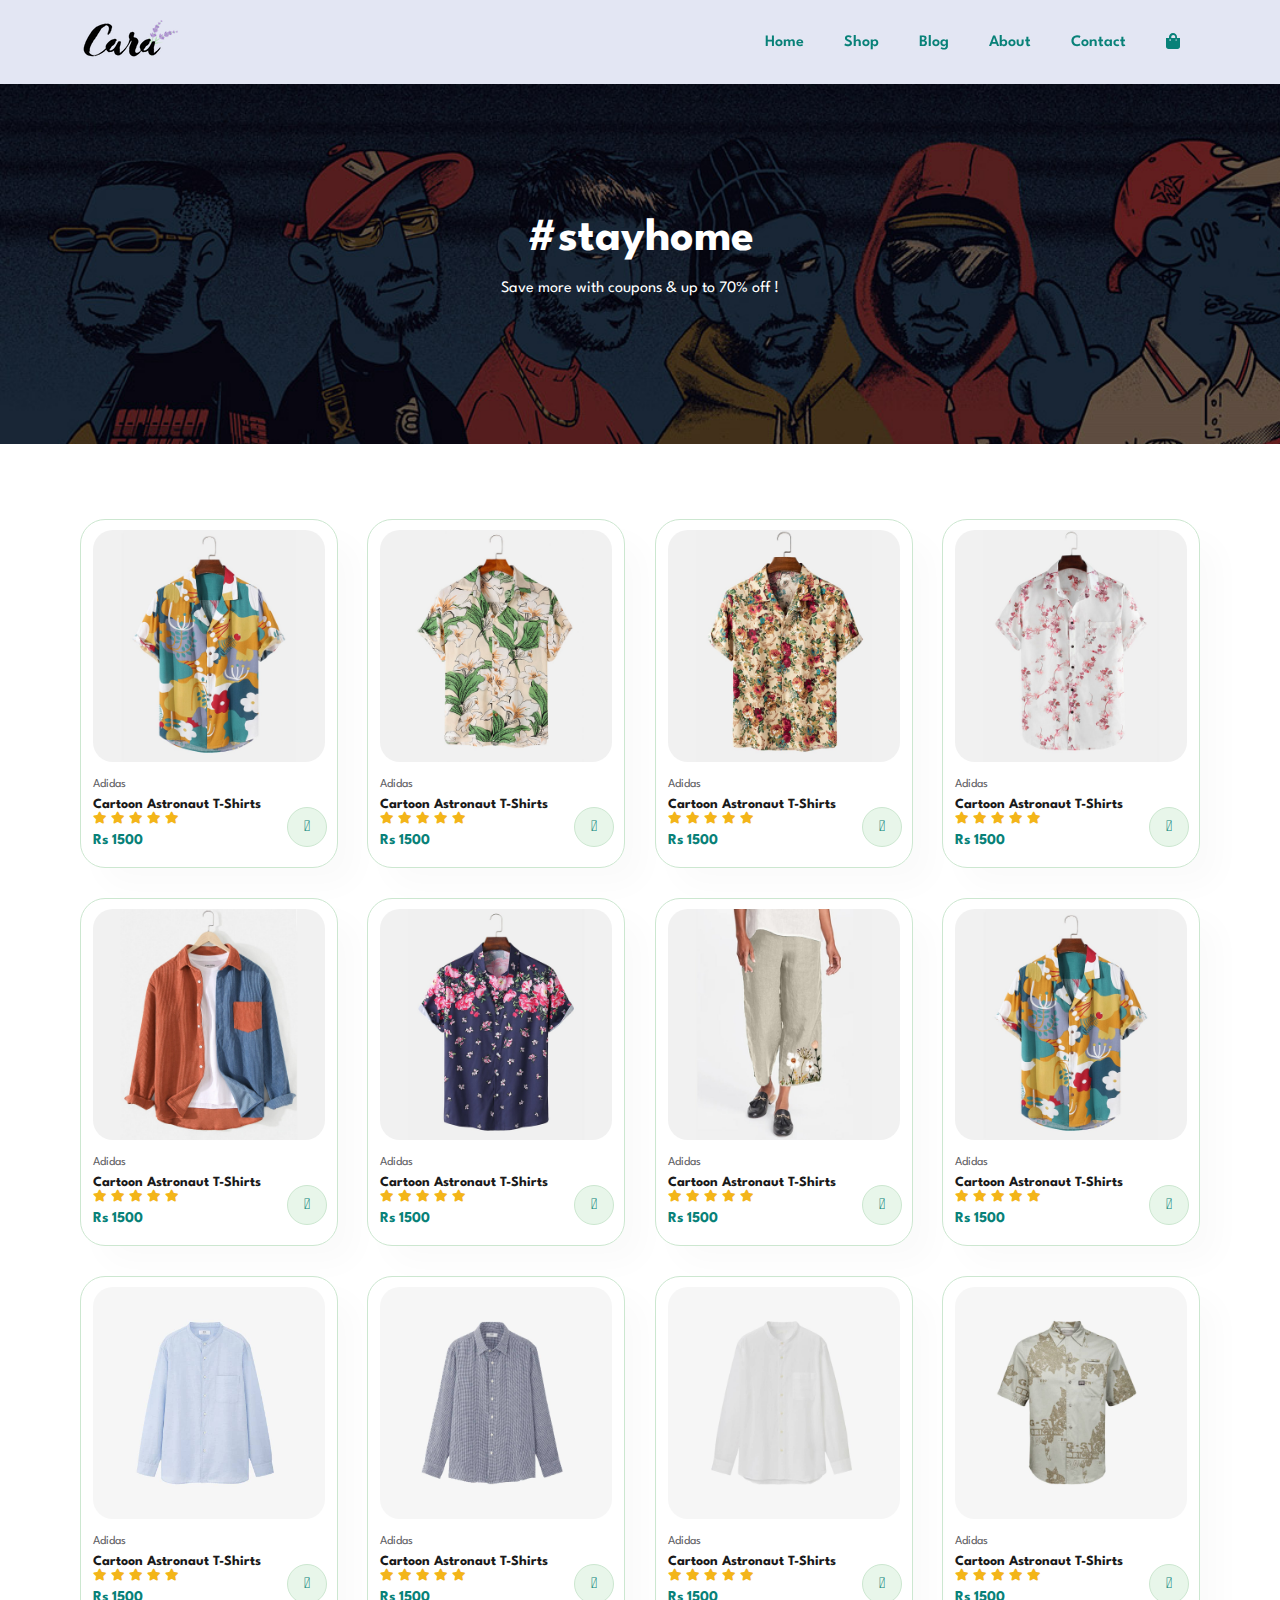
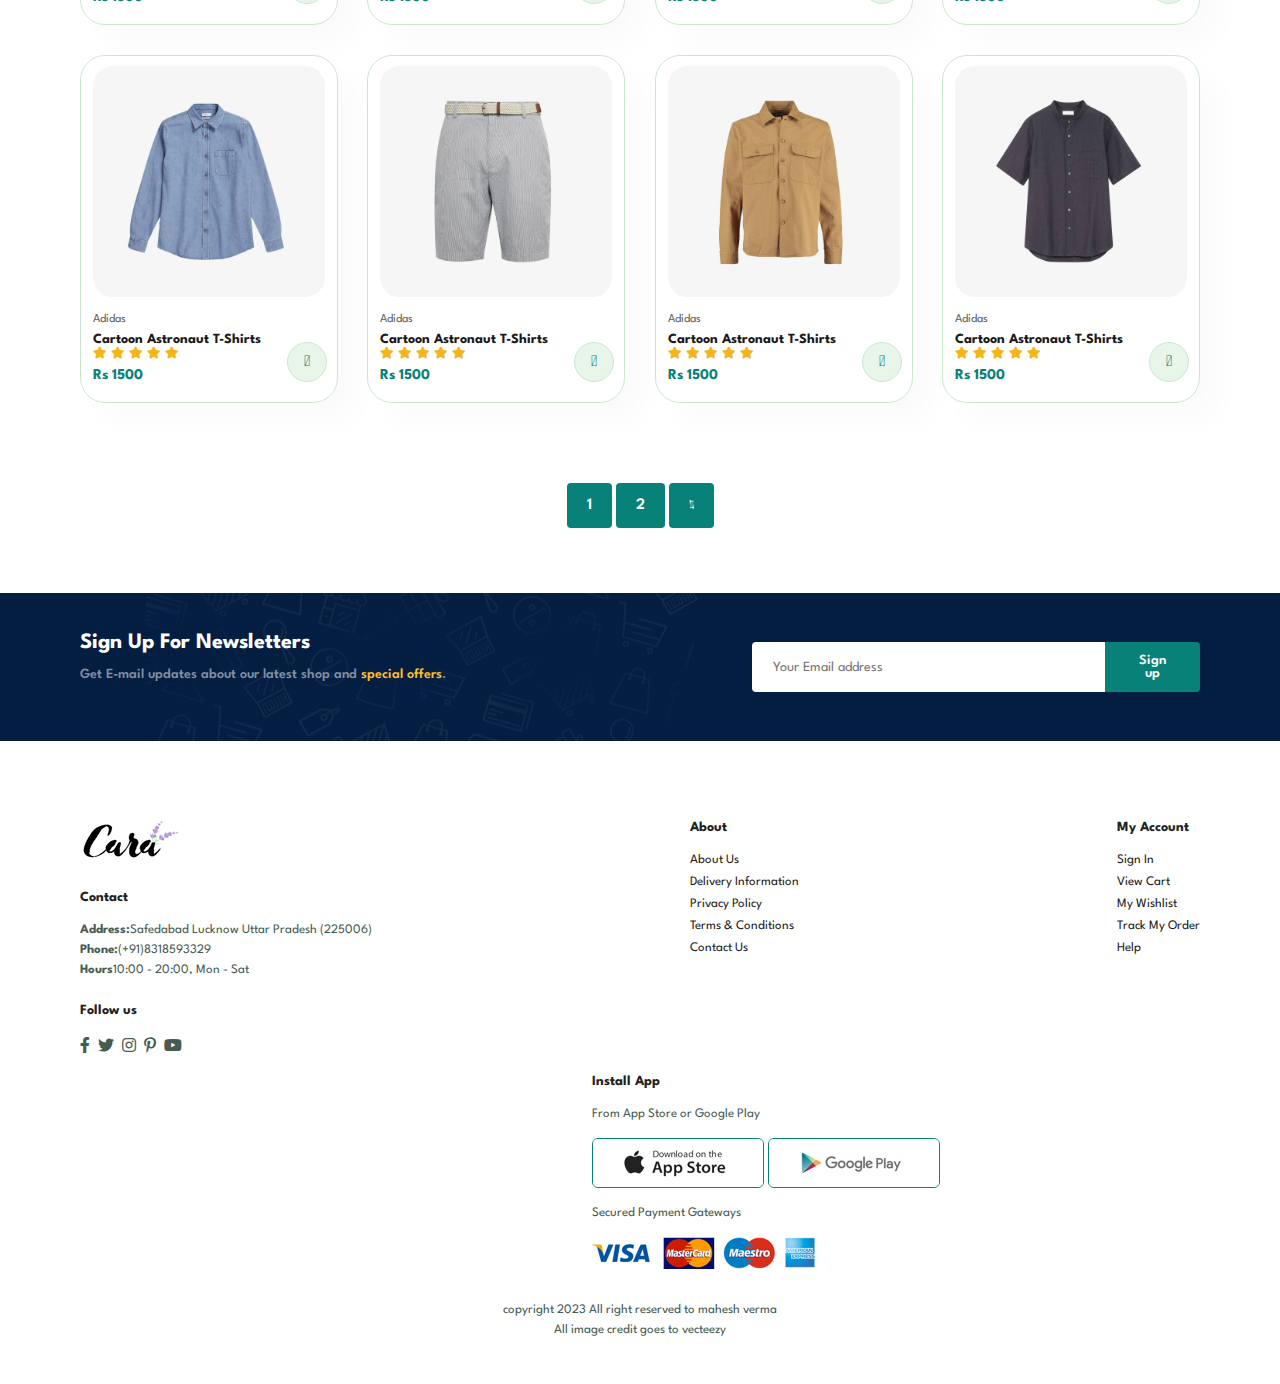
<file: shop.html>
<!DOCTYPE html>
<html lang="en">
<head>
    <meta charset="UTF-8">
    <meta http-equiv="X-UA-Compatible" content="IE=edge">
    <meta name="viewport" content="width=device-width, initial-scale=1.0">
    <title>Ecommerce</title>
    <link rel="stylesheet" href="style.css">
    <link rel="stylesheet" href="https://pro.fontawesome.com/releases/v5.10.0/css/all.css"/>
</head>
<body>
    <section id="header">
        <a href="#"><img src="img/logo.png" class="logo" alt=""></a>
        <div>
            <ul id="navbar">
                <li><a href="index.html">Home</a></li>
                <li><a class="active" href="shop.html">Shop</a></li>
                <li><a href="blog.html">Blog</a></li>
                <li><a href="about.html">About</a></li>
                <li><a href="contact.html">Contact</a></li>
                <li id="lg-bag"><a href="cart.html"><i class="fa fa-shopping-bag"></i></a></li>
                <a href="#" id="close"><i class="far fa-times"></i></a>
            </ul>
        </div>
        <div id="mobile">
            <a href="cart.html"><i class="fa fa-shopping-bag"></i></a>
            <i id="bar" class="fas fa-outdent"></i>
        </div>
    </section>
    <section id="page-header">
        <h2>#stayhome</h2>
        <p>Save more with coupons & up to 70% off !</p>
    </section>
    <section id="product1" class="section-p1">
        <div class="pro-container">
            <div class="pro" onclick="window.location.href='sproduct.html';">
                <img src="img/p1.jpg" alt="">
                <div class="des">
                    <span>Adidas</span>
                    <h5>Cartoon Astronaut T-Shirts</h5>
                    <div class="star">
                        <i class="fas fa-star"></i>
                        <i class="fas fa-star"></i>
                        <i class="fas fa-star"></i>
                        <i class="fas fa-star"></i>
                        <i class="fas fa-star"></i>
                    </div>
                    <h4>Rs 1500</h4>
                </div>
                <a href=""><i class="fal fa-shopping-cart cart"></i></a>
            </div>
            <div class="pro">
                <img src="img/p2.jpg" alt="">
                <div class="des">
                    <span>Adidas</span>
                    <h5>Cartoon Astronaut T-Shirts</h5>
                    <div class="star">
                        <i class="fas fa-star"></i>
                        <i class="fas fa-star"></i>
                        <i class="fas fa-star"></i>
                        <i class="fas fa-star"></i>
                        <i class="fas fa-star"></i>
                    </div>
                    <h4>Rs 1500</h4>
                </div>
                <a href=""><i class="fal fa-shopping-cart cart"></i></a>
            </div>
            <div class="pro">
                <img src="img/p3.jpg" alt="">
                <div class="des">
                    <span>Adidas</span>
                    <h5>Cartoon Astronaut T-Shirts</h5>
                    <div class="star">
                        <i class="fas fa-star"></i>
                        <i class="fas fa-star"></i>
                        <i class="fas fa-star"></i>
                        <i class="fas fa-star"></i>
                        <i class="fas fa-star"></i>
                    </div>
                    <h4>Rs 1500</h4>
                </div>
                <a href=""><i class="fal fa-shopping-cart cart"></i></a>
            </div>
            <div class="pro">
                <img src="img/p4.jpg" alt="">
                <div class="des">
                    <span>Adidas</span>
                    <h5>Cartoon Astronaut T-Shirts</h5>
                    <div class="star">
                        <i class="fas fa-star"></i>
                        <i class="fas fa-star"></i>
                        <i class="fas fa-star"></i>
                        <i class="fas fa-star"></i>
                        <i class="fas fa-star"></i>
                    </div>
                    <h4>Rs 1500</h4>
                </div>
                <a href=""><i class="fal fa-shopping-cart cart"></i></a>
            </div>
            <div class="pro">
                <img src="img/p5.jpg" alt="">
                <div class="des">
                    <span>Adidas</span>
                    <h5>Cartoon Astronaut T-Shirts</h5>
                    <div class="star">
                        <i class="fas fa-star"></i>
                        <i class="fas fa-star"></i>
                        <i class="fas fa-star"></i>
                        <i class="fas fa-star"></i>
                        <i class="fas fa-star"></i>
                    </div>
                    <h4>Rs 1500</h4>
                </div>
                <a href=""><i class="fal fa-shopping-cart cart"></i></a>
            </div>
            <div class="pro">
                <img src="img/p6.jpg" alt="">
                <div class="des">
                    <span>Adidas</span>
                    <h5>Cartoon Astronaut T-Shirts</h5>
                    <div class="star">
                        <i class="fas fa-star"></i>
                        <i class="fas fa-star"></i>
                        <i class="fas fa-star"></i>
                        <i class="fas fa-star"></i>
                        <i class="fas fa-star"></i>
                    </div>
                    <h4>Rs 1500</h4>
                </div>
                <a href=""><i class="fal fa-shopping-cart cart"></i></a>
            </div>
            <div class="pro">
                <img src="img/p7.jpg" alt="">
                <div class="des">
                    <span>Adidas</span>
                    <h5>Cartoon Astronaut T-Shirts</h5>
                    <div class="star">
                        <i class="fas fa-star"></i>
                        <i class="fas fa-star"></i>
                        <i class="fas fa-star"></i>
                        <i class="fas fa-star"></i>
                        <i class="fas fa-star"></i>
                    </div>
                    <h4>Rs 1500</h4>
                </div>
                <a href=""><i class="fal fa-shopping-cart cart"></i></a>
            </div>
            <div class="pro">
                <img src="img/p1.jpg" alt="">
                <div class="des">
                    <span>Adidas</span>
                    <h5>Cartoon Astronaut T-Shirts</h5>
                    <div class="star">
                        <i class="fas fa-star"></i>
                        <i class="fas fa-star"></i>
                        <i class="fas fa-star"></i>
                        <i class="fas fa-star"></i>
                        <i class="fas fa-star"></i>
                    </div>
                    <h4>Rs 1500</h4>
                </div>
                <a href=""><i class="fal fa-shopping-cart cart"></i></a>
            </div>
        
            <div class="pro">
                <img src="img/n1.jpg" alt="">
                <div class="des">
                    <span>Adidas</span>
                    <h5>Cartoon Astronaut T-Shirts</h5>
                    <div class="star">
                        <i class="fas fa-star"></i>
                        <i class="fas fa-star"></i>
                        <i class="fas fa-star"></i>
                        <i class="fas fa-star"></i>
                        <i class="fas fa-star"></i>
                    </div>
                    <h4>Rs 1500</h4>
                </div>
                <a href=""><i class="fal fa-shopping-cart cart"></i></a>
            </div>
            <div class="pro">
                <img src="img/n2.jpg" alt="">
                <div class="des">
                    <span>Adidas</span>
                    <h5>Cartoon Astronaut T-Shirts</h5>
                    <div class="star">
                        <i class="fas fa-star"></i>
                        <i class="fas fa-star"></i>
                        <i class="fas fa-star"></i>
                        <i class="fas fa-star"></i>
                        <i class="fas fa-star"></i>
                    </div>
                    <h4>Rs 1500</h4>
                </div>
                <a href=""><i class="fal fa-shopping-cart cart"></i></a>
            </div>
            <div class="pro">
                <img src="img/n3.jpg" alt="">
                <div class="des">
                    <span>Adidas</span>
                    <h5>Cartoon Astronaut T-Shirts</h5>
                    <div class="star">
                        <i class="fas fa-star"></i>
                        <i class="fas fa-star"></i>
                        <i class="fas fa-star"></i>
                        <i class="fas fa-star"></i>
                        <i class="fas fa-star"></i>
                    </div>
                    <h4>Rs 1500</h4>
                </div>
                <a href=""><i class="fal fa-shopping-cart cart"></i></a>
            </div>
            <div class="pro">
                <img src="img/n4.jpg" alt="">
                <div class="des">
                    <span>Adidas</span>
                    <h5>Cartoon Astronaut T-Shirts</h5>
                    <div class="star">
                        <i class="fas fa-star"></i>
                        <i class="fas fa-star"></i>
                        <i class="fas fa-star"></i>
                        <i class="fas fa-star"></i>
                        <i class="fas fa-star"></i>
                    </div>
                    <h4>Rs 1500</h4>
                </div>
                <a href=""><i class="fal fa-shopping-cart cart"></i></a>
            </div>
            <div class="pro">
                <img src="img/n5.jpg" alt="">
                <div class="des">
                    <span>Adidas</span>
                    <h5>Cartoon Astronaut T-Shirts</h5>
                    <div class="star">
                        <i class="fas fa-star"></i>
                        <i class="fas fa-star"></i>
                        <i class="fas fa-star"></i>
                        <i class="fas fa-star"></i>
                        <i class="fas fa-star"></i>
                    </div>
                    <h4>Rs 1500</h4>
                </div>
                <a href=""><i class="fal fa-shopping-cart cart"></i></a>
            </div>
            <div class="pro">
                <img src="img/n6.jpg" alt="">
                <div class="des">
                    <span>Adidas</span>
                    <h5>Cartoon Astronaut T-Shirts</h5>
                    <div class="star">
                        <i class="fas fa-star"></i>
                        <i class="fas fa-star"></i>
                        <i class="fas fa-star"></i>
                        <i class="fas fa-star"></i>
                        <i class="fas fa-star"></i>
                    </div>
                    <h4>Rs 1500</h4>
                </div>
                <a href=""><i class="fal fa-shopping-cart cart"></i></a>
            </div>
            <div class="pro">
                <img src="img/n7.jpg" alt="">
                <div class="des">
                    <span>Adidas</span>
                    <h5>Cartoon Astronaut T-Shirts</h5>
                    <div class="star">
                        <i class="fas fa-star"></i>
                        <i class="fas fa-star"></i>
                        <i class="fas fa-star"></i>
                        <i class="fas fa-star"></i>
                        <i class="fas fa-star"></i>
                    </div>
                    <h4>Rs 1500</h4>
                </div>
                <a href=""><i class="fal fa-shopping-cart cart"></i></a>
            </div>
            <div class="pro">
                <img src="img/n8.jpg" alt="">
                <div class="des">
                    <span>Adidas</span>
                    <h5>Cartoon Astronaut T-Shirts</h5>
                    <div class="star">
                        <i class="fas fa-star"></i>
                        <i class="fas fa-star"></i>
                        <i class="fas fa-star"></i>
                        <i class="fas fa-star"></i>
                        <i class="fas fa-star"></i>
                    </div>
                    <h4>Rs 1500</h4>
                </div>
                <a href=""><i class="fal fa-shopping-cart cart"></i></a>
            </div>
        </div>
    </section>
    <section id="pagination" class="section-p1">
        <a href="#">1</a>
        <a href="#">2</a>
        <a href="#"><i class="fal fa-long-arrow-alt-right"></i></a>
    </section>
    <section id="newsletter" class="section-p1 section-m1">
        <div class="newstext">
            <h4>Sign Up For Newsletters</h4>
            <p>Get E-mail updates about our latest shop and <span>special offers</span>.</p>
        </div>
        <div class="form">
            <input type="text" placeholder="Your Email address">
            <button class="normal">Sign up</button>
        </div>
    </section>
    <footer class="section-p1">
        <div class="col">
            <img class="logo" src="img/logo.png" alt="">
            <h4>Contact</h4>
            <p><strong>Address:</strong>Safedabad Lucknow Uttar Pradesh (225006)</p>
            <p><strong>Phone:</strong>(+91)8318593329</p>
            <p><strong>Hours</strong>10:00 - 20:00, Mon - Sat</p>
            <div class="follow">
                <h4>Follow us</h4>
                <div class="icon">
                    <i class="fab fa-facebook-f"></i>
                    <i class="fab fa-twitter"></i>
                    <i class="fab fa-instagram"></i>
                    <i class="fab fa-pinterest-p"></i>
                    <i class="fab fa-youtube"></i>
                </div>
            </div>
        </div>
        
        <div class="col">
            <h4>About</h4>
            <a href="about.html">About Us</a>
            <a href="#">Delivery Information</a>
            <a href="#">Privacy Policy</a>
            <a href="#">Terms & Conditions</a>
            <a href="contact.html">Contact Us</a>
        </div>
        <div class="col">
            <h4>My Account</h4>
            <a href="#">Sign In</a>
            <a href="cart.html">View Cart</a>
            <a href="">My Wishlist</a>
            <a href="sproduct.html">Track My Order</a>
            <a href="#">Help</a>
        </div>
        <div class="col install">
            <h4>Install App</h4>
            <p>From App Store or Google Play</p>
            <div class="row">
                <img src="img/app.jpg" alt="">
                <img src="img/play.jpg" alt="">
            </div>
            <p>Secured Payment Gateways</p>
            <img src="img/pay.png" alt="">
        </div>
        <div class="copyright">
            <p>copyright 2023 All right reserved to mahesh verma</p>
            <p>All image credit goes to vecteezy</p>
        </div>
    </footer>
    <script src="script.js"></script>
</body>
</html>
</file>
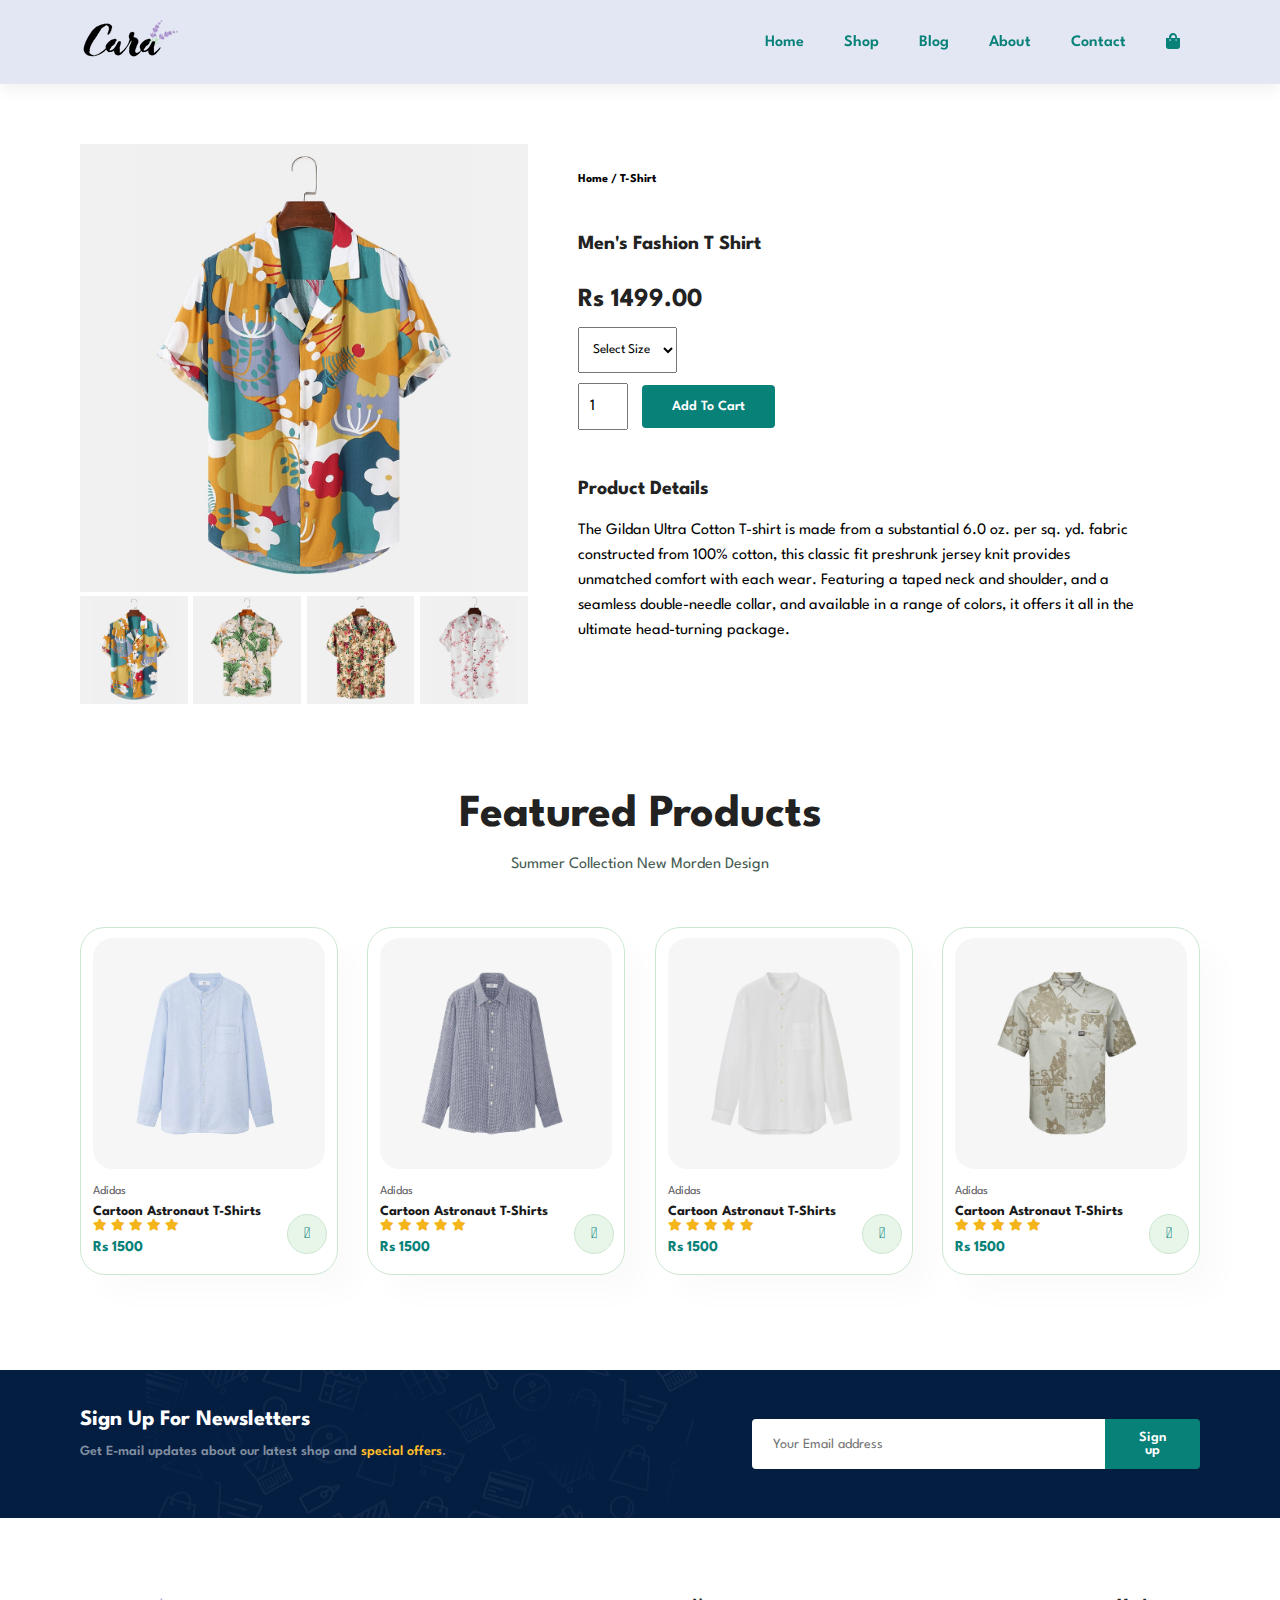
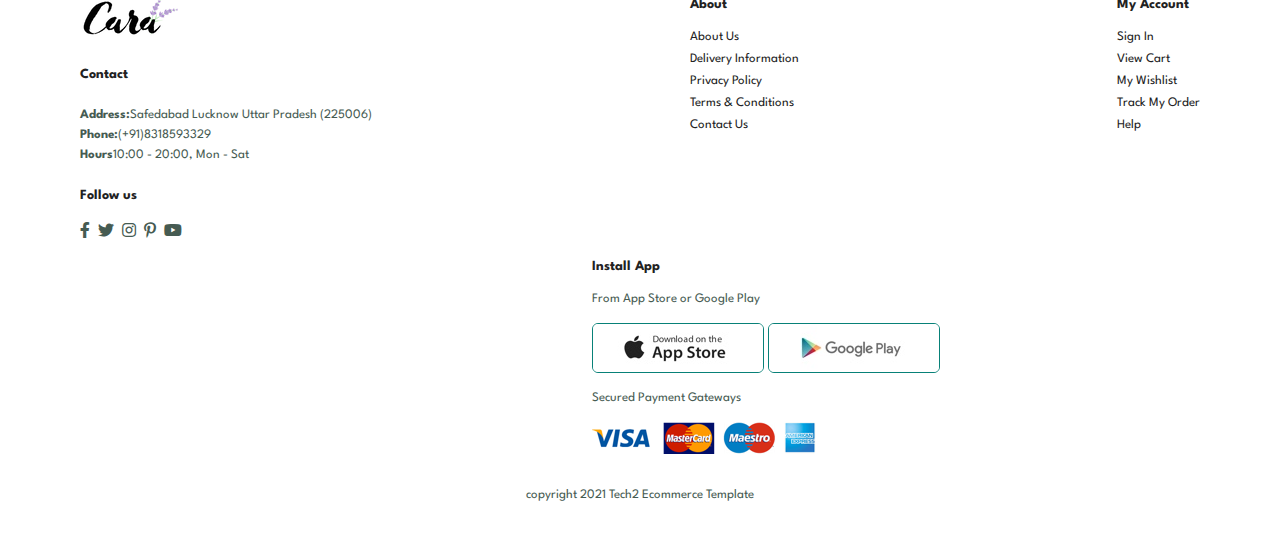
<file: sproduct.html>
<!DOCTYPE html>
<html lang="en">
  <head>
    <meta charset="UTF-8" />
    <meta http-equiv="X-UA-Compatible" content="IE=edge" />
    <meta name="viewport" content="width=device-width, initial-scale=1.0" />
    <title>Ecommerce</title>
    <link rel="stylesheet" href="style.css" />
    <link
      rel="stylesheet"
      href="https://pro.fontawesome.com/releases/v5.10.0/css/all.css"
    />
  </head>
  <body>
    <section id="header">
      <a href="#"><img src="img/logo.png" class="logo" alt="" /></a>
      <div>
        <ul id="navbar">
          <li><a href="index.html">Home</a></li>
          <li><a class="active" href="shop.html">Shop</a></li>
          <li><a href="blog.html">Blog</a></li>
          <li><a href="about.html">About</a></li>
          <li><a href="contact.html">Contact</a></li>
          <li id="lg-bag">
            <a href="cart.html"><i class="fa fa-shopping-bag"></i></a>
          </li>
          <a href="#" id="close"><i class="far fa-times"></i></a>
        </ul>
      </div>
      <div id="mobile">
        <a href="cart.html"><i class="fa fa-shopping-bag"></i></a>
        <i id="bar" class="fas fa-outdent"></i>
      </div>
    </section>
    <section id="prodetails" class="section-p1">
      <div class="single-pro-image">
        <img src="img/p1.jpg" width="100%" id="MainImg" alt="" />

        <div class="small-img-group">
          <div class="small-img-col">
            <img src="img/p1.jpg" width="100%" class="small-img" alt="" />
          </div>
          <div class="small-img-col">
            <img src="img/p2.jpg" width="100%" class="small-img" alt="" />
          </div>
          <div class="small-img-col">
            <img src="img/p3.jpg" width="100%" class="small-img" alt="" />
          </div>
          <div class="small-img-col">
            <img src="img/p4.jpg" width="100%" class="small-img" alt="" />
          </div>
        </div>
      </div>
      <div class="single-pro-details">
        <h6>Home / T-Shirt</h6>
        <h4>Men's Fashion T Shirt</h4>
        <h2>Rs 1499.00</h2>
        <select>
          <option>Select Size</option>
          <option>XL</option>
          <option>XXL</option>
          <option>Small</option>
          <option>Mediam</option>
          <option>Large</option>
        </select>
        <input type="number" value="1" />
        <button class="normal">Add To Cart</button>
        <h4>Product Details</h4>
        <span>The Gildan Ultra Cotton T-shirt is made from a substantial 6.0 oz.
          per sq. yd. fabric constructed from 100% cotton, this classic fit
          preshrunk jersey knit provides unmatched comfort with each wear.
          Featuring a taped neck and shoulder, and a seamless double-needle
          collar, and available in a range of colors, it offers it all in the
          ultimate head-turning package.</span>
        
      </div>
    </section>

    <section id="product1" class="section-p1">
      <h2>Featured Products</h2>
      <p>Summer Collection New Morden Design</p>
      <div class="pro-container">
        <div class="pro">
          <img src="img/n1.jpg" alt="" />
          <div class="des">
            <span>Adidas</span>
            <h5>Cartoon Astronaut T-Shirts</h5>
            <div class="star">
              <i class="fas fa-star"></i>
              <i class="fas fa-star"></i>
              <i class="fas fa-star"></i>
              <i class="fas fa-star"></i>
              <i class="fas fa-star"></i>
            </div>
            <h4>Rs 1500</h4>
          </div>
          <a href=""><i class="fal fa-shopping-cart cart"></i></a>
        </div>
        <div class="pro">
          <img src="img/n2.jpg" alt="" />
          <div class="des">
            <span>Adidas</span>
            <h5>Cartoon Astronaut T-Shirts</h5>
            <div class="star">
              <i class="fas fa-star"></i>
              <i class="fas fa-star"></i>
              <i class="fas fa-star"></i>
              <i class="fas fa-star"></i>
              <i class="fas fa-star"></i>
            </div>
            <h4>Rs 1500</h4>
          </div>
          <a href=""><i class="fal fa-shopping-cart cart"></i></a>
        </div>
        <div class="pro">
          <img src="img/n3.jpg" alt="" />
          <div class="des">
            <span>Adidas</span>
            <h5>Cartoon Astronaut T-Shirts</h5>
            <div class="star">
              <i class="fas fa-star"></i>
              <i class="fas fa-star"></i>
              <i class="fas fa-star"></i>
              <i class="fas fa-star"></i>
              <i class="fas fa-star"></i>
            </div>
            <h4>Rs 1500</h4>
          </div>
          <a href=""><i class="fal fa-shopping-cart cart"></i></a>
        </div>
        <div class="pro">
          <img src="img/n4.jpg" alt="" />
          <div class="des">
            <span>Adidas</span>
            <h5>Cartoon Astronaut T-Shirts</h5>
            <div class="star">
              <i class="fas fa-star"></i>
              <i class="fas fa-star"></i>
              <i class="fas fa-star"></i>
              <i class="fas fa-star"></i>
              <i class="fas fa-star"></i>
            </div>
            <h4>Rs 1500</h4>
          </div>
          <a href=""><i class="fal fa-shopping-cart cart"></i></a>
        </div>
      </div>
    </section>

    <section id="newsletter" class="section-p1 section-m1">
      <div class="newstext">
        <h4>Sign Up For Newsletters</h4>
        <p>
          Get E-mail updates about our latest shop and
          <span>special offers</span>.
        </p>
      </div>
      <div class="form">
        <input type="text" placeholder="Your Email address" />
        <button class="normal">Sign up</button>
      </div>
    </section>
    <footer class="section-p1">
      <div class="col">
        <img class="logo" src="img/logo.png" alt="" />
        <h4>Contact</h4>
        <p>
          <p><strong>Address:</strong>Safedabad Lucknow Uttar Pradesh (225006)</p>
          <p><strong>Phone:</strong>(+91)8318593329</p>
        <p><strong>Hours</strong>10:00 - 20:00, Mon - Sat</p>
        <div class="follow">
          <h4>Follow us</h4>
          <div class="icon">
            <i class="fab fa-facebook-f"></i>
            <i class="fab fa-twitter"></i>
            <i class="fab fa-instagram"></i>
            <i class="fab fa-pinterest-p"></i>
            <i class="fab fa-youtube"></i>
          </div>
        </div>
      </div>

      <div class="col">
        <h4>About</h4>
        <a href="#">About Us</a>
        <a href="#">Delivery Information</a>
        <a href="#">Privacy Policy</a>
        <a href="#">Terms & Conditions</a>
        <a href="#">Contact Us</a>
      </div>
      <div class="col">
        <h4>My Account</h4>
        <a href="#">Sign In</a>
        <a href="#">View Cart</a>
        <a href="#">My Wishlist</a>
        <a href="#">Track My Order</a>
        <a href="#">Help</a>
      </div>
      <div class="col install">
        <h4>Install App</h4>
        <p>From App Store or Google Play</p>
        <div class="row">
          <img src="img/app.jpg" alt="" />
          <img src="img/play.jpg" alt="" />
        </div>
        <p>Secured Payment Gateways</p>
        <img src="img/pay.png" alt="" />
      </div>
      <div class="copyright">
        <p>copyright 2021 Tech2 Ecommerce Template</p>
      </div>
    </footer>
    <script>
      var MainImg = document.getElementById("MainImg");
      var smallimg = document.getElementsByClassName("small-img");

      smallimg[0].onclick = function(){
        MainImg.src = smallimg[0].src;
      }
      smallimg[1].onclick = function(){
        MainImg.src = smallimg[1].src;
      }
      smallimg[2].onclick = function(){
        MainImg.src = smallimg[2].src;
      }
      smallimg[3].onclick = function(){
        MainImg.src = smallimg[3].src;
      }
    </script>
    <script src="script.js"></script>
  </body>
</html>
</file>
<file: style.css>
@import url('https://fonts.googleapis.com/css2?family=Spartan:wght@100;200;300;400;500;600;700;800;900&display=swap');
*{
    margin: 0;
    padding: 0;
    box-sizing: border-box;
    font-family: 'Spartan',sans-serif;
}
h1{
    font-size: 50px;
    line-height: 64px;
    color: #222;
}
h2{
    font-size: 46px;
    line-height: 54px;
    color: #222;
}
h4{
    font-size: 20px;
    color: #222;
}
h6{
    font-size: 12px;
    font-weight: 700;
}
p{
    font-size: 16px;
    color: #465b52;
    margin: 15px 0 20px 0;
}
.section-p1{
    padding: 40px 80px;
}
.section-m1{
    margin: 40px 0;
}
button.normal{
    font-size: 14px;
    font-weight: 600;
    padding: 7px 30px;
    color: #000;
    background-color: #fff;
    border-radius: 4px;
    cursor: pointer;
    border: none;
    outline: none;
    transition: 0.02s;
}
button.white{
    font-size: 13px;
    font-weight: 600;
    padding: 11px 18px;
    color: #fff;
    background-color: transparent;
    cursor: pointer;
    border: 1px solid #fff;
    outline: none;
    transition: 0.02s;
}
body{
    width: 100%;
}
/*header start*/
#header{
    display: flex;
    align-items: center;
    justify-content: space-between;
    padding: 20px 80px;
    background: #E3E6F3;
    box-shadow: 0 5px 15px rgba(0, 0,0,0.06);
    z-index: 999;
    position: sticky;
    top: 0;
    left: 0; 
}
#navbar{
    display: flex;
    align-items: center;
    justify-content: center;
}
#navbar li{
    list-style: none;
    padding: 0 20px;
    position: relative;

}
#navbar li a{
    text-decoration: none;
    font-size: 16px;
    font-weight: 600;
    color: #1a1a1a;
    transition: 0.3s ease;
}
/* #navbar li a:hover,
#navbar li a.active{
    color: #088178;
}#navbar li a.active::after,
#navbar li a:hover::after{
    content: "";
    width: 8vw;
    height: .2vw;
    background: #088178;
    position: absolute;
    bottom: -4px;
    left: 20px;
    transition: transform 2s ease-in-out;
} */

#navbar li a {
    display: inline-block;
    position: relative;
    color: 
    #088178;
  }
#navbar li a:after {
    content: '';
    position: absolute;
    width: 100%;
    transform: scaleX(0);
    height: 2px;
    bottom: 0;
    left: 0;
    background-color: 
    #088178;
    transform-origin: bottom right;
    transition: transform 0.25s ease-out;
  }
  
  #navbar li a:hover:after {
    transform: scaleX(1);
    transform-origin: bottom left;
  }
#mobile{
    display: none;
    align-items: center;
}
#close{
    display: none;
}
/* home page*/
#hero{
    background: url("img/2.jpg");
    height: 90vh;
    width: 100%;
    background-size: cover;
    background-position: top 25% right 0;
    padding: 0 80px;
    display: flex;
    flex-direction: column;
    align-items: flex-start;
    justify-content: center;
}
#hero h4{
    padding-bottom: 15px;
}
#hero p{
    color: #d9d9d9;
}
#hero h1{
    color: brown;
}
#hero button{
    background-image: url("img/button.png");
    background-color: transparent;
    color: burlywood;
    border: 0;
    padding: 14px 88px 14px 65px;
    cursor: pointer;
    font-weight: 700;
    font-size: 15px;

}
#feature{
    display: flex;
    align-items: center;
    justify-content: space-between;
    flex-wrap: wrap;
}
#feature .fe-box{
    width: 180px;
    text-align: center;
    padding: 25px 15px;
    box-shadow: 20px 20px 34px rgba(0, 0,0,0.03);
    border: 1px solid #cce7d0;
    border-radius: 4px;
    margin: 15px 0;
}
#feature .fe-box:hover{
    box-shadow: 10px 10px 54px rgba(70,62,221,0.01);
}
#feature .fe-box img{
    width: 100%;
    margin-bottom: 10px;
}
#feature .fe-box h6{
    display: inline-block;
    padding: 9px 8px 6px 8px;
    line-height: 1;
    border-radius: 4px;
    color: #088178;
    background-color: #fddde4;
}
#feature .fe-box:nth-child(2) h6{
    background-color: #cdebbc;
}
#feature .fe-box:nth-child(3) h6{
    background-color: #d1e8f2;
}
#feature .fe-box:nth-child(4) h6{
    background-color: #cdd4f8;
}
#feature .fe-box:nth-child(5) h6{
    background-color: #f6dbf6;
}
#feature .fe-box:nth-child(6) h6{
    background-color: #fff2e5;
}
#product1{
    text-align: center;
}
#product1 .pro-container{
    display: flex;
    justify-content: space-between;
    padding-top: 20px;
    flex-wrap: wrap;
}
#product1 .pro{
    width: 23%;
    min-width: 250px;
    padding: 10px 12px;
    border: 1px solid #cce7d0;
    border-radius: 25px;
    cursor: pointer;
    box-shadow: 20px 20px 30px rgba(0, 0,0,0.02);
    margin: 15px 0;
    transition: 0.02s ease;
    position: relative;
}
#product1 .pro:hover{
    box-shadow: 20px 20px 30px rgba(0, 0,0,0.06);
}
#product1 .pro img{
    width: 100%;
    border-radius: 20px;
}
#product1 .pro .des{
    text-align: start;
    padding: 10px 0;
}
#product1 .pro .des span{
    color: #606063;
    font-size: 12px;
}
#product1 .pro .des h5{
    padding-top: 7px;
    color: #1a1a1a;
    font-size: 14px;

}
#product1 .pro .des i{
    font-size: 12px;
    color:rgba(243, 181, 25);
}
#product1 .pro .des h4{
    padding-top: 7px;
    font-size: 15px;
    font-weight: 700;
    color: #088178;
}
#product1 .pro .cart{
    width: 40px;
    height: 40px;
    line-height: 40px;
    border-radius: 50px;
    background-color: #e8f6ea;
    font-weight: 500;
    color: #088178;
    border: 1px solid #cce7d0;
    position: absolute;
    bottom: 20px;
    right: 10px;
}
#banner{
    display: flex;
    flex-direction: column;
    justify-content: center;
    align-items: center;
    text-align: center;
    background-image: url("img/b2.jpg");
    width: 100%;
    height: 40vh;
    background-size: cover;
    background-position: center;
}
#banner h4{
    color: #fff;
    font-size: 16px;
}
#banner h2{
    color: #fff;
    font-size: 30px;
    padding: 10px 0;
}
#banner h2 span{
    color: #ef3636;
}
#banner button:hover{
    background-color: #088178;
    color: #fff;
}
#sm-banner{
    display: flex;
    justify-content: space-between;
    flex-wrap: wrap;
}
#sm-banner .banner-box{
    display: flex;
    flex-direction: column;
    justify-content: center;
    align-items: flex-start;
    background-image: url("img/b17.jpg");
    min-width: 670px;
    height: 50vh;
    background-size: cover;
    background-position: center;
    padding: 30px;
}
#sm-banner .banner-box2{
    background-image: url("img/b10.jpg");
}
#sm-banner h4{
    color: #fff;
    font-size: 20px;
    font-weight: 300;
}
#sm-banner h2{
    color: #fff;
    font-size: 28px;
    font-weight: 800;
}
#sm-banner span{
    color: #fff;
    font-size: 14px;
    font-weight: 500;
    padding-bottom: 15px;
}
#sm-banner .banner-box:hover button{
    background-color: #088178;
    border: 1px solid #088178;
}
#banner3{
    display: flex;
    justify-content: space-between;
    flex-wrap: wrap;
    padding: 0 80px;
}
#banner3 .banner-box{
    display: flex;
    flex-direction: column;
    justify-content: center;
    align-items: flex-start;
    background-image: url("img/b4.jpg");
    min-width: 32%;
    height: 30vh;
    background-size: cover;
    background-position: center;
    padding: 20px;
    margin-bottom: 20px;
}
#banner3 .banner-box2{
    background-image: url("img/b7.jpg");
}
#banner3 .banner-box3{
    background-image: url("img/b18.jpg");
}
#banner3 h2{
    color: #fff;
    font-weight: 900;
    font-size: 22px;
}
#banner3 h3{
    color: #ec544e;
    font-weight: 800;
    font-size: 15px;
}
#newsletter{
    display: flex;
    justify-content: space-between;
    flex-wrap: wrap;
    align-items: center;
    background-image: url("img/b14.png");
    background-repeat: no-repeat;
    background-position: 20% 30%;
    background-color: #041e42;
}
#newsletter h4{
    font-size: 22px;
    font-weight: 700;
    color: #fff;
}
#newsletter p{
    font-size: 14px;
    font-weight: 600;
    color: #818ea0;
}
#newsletter p span{
    color: #ffbd27;
}
#newsletter .form{
    display: flex;
    width: 40%;
}
#newsletter input{
    height: 3.125rem;
    padding: 0 1.25rem;
    font-size: 14px;
    width: 100%;
    border: 1px solid transparent;
    border-radius: 4px;
    outline: none;
    border-top-right-radius: 0;
    border-bottom-right-radius: 0;
}
#newsletter button{
    background-color: #088178;
    color: #fff;
    white-space: norap;
    border-top-left-radius: 0;
    border-bottom-left-radius: 0;
}
footer{
    display: flex;
    flex-wrap: wrap;
    justify-content: space-between;
}
footer .col{
    display: flex;
    flex-direction: column;
    align-items: flex-start;
    margin-bottom: 20px;
}
footer .logo{
    margin-bottom: 30px;
}
footer h4{
    font-size: 14px;
    padding-bottom: 20px;
}
footer p{
    font-size: 13px;
    margin: 0 0 8px 0;
}
footer a{
    font-size: 13px;
    text-decoration: none;
    color: #222;
    margin-bottom: 10px;
}
footer .follow{
    margin-top: 20px;
}
footer .follow i{
    color: #465b52;
    padding-right: 4px;
    cursor: pointer;
}
footer .Payment{
   margin-top: 20px;
}

footer .install{
    margin-left: 40vw;
    /* margin-top:-10px; */
}
footer .install .row img{
    border: 1px solid #088178;
    border-radius: 6px;
}
footer .install img{
    margin: 10px 0 15px 0;
}
footer .follow i:hover,
footer a:hover{
    color: #088178;
}
footer .copyright{
    width: 100%;
    text-align: center;
}

/*shop page*/

#page-header{
    background-image: url(img/b1.jpg);
    width: 100%;
    height: 40vh;
    background-size: cover;
    display: flex;
    justify-content: center;
    text-align: center;
    flex-direction: column;
}
#page-header h2,
#page-header p{
    color: #fff;
}
#pagination{
    text-align: center;
}
#pagination a{
    text-decoration: none;
    background-color: #088178;
    padding: 15px 20px;
    border-radius: 4px;
    color: #fff;
    font-weight: 600;
}
#pagination a i{
    font-size: 14px;
    font-weight: 600;
}

/* Single Product */
#prodetails{
    display: flex;
    margin-top: 20px;
}

#prodetails .single-pro-image{
    width: 40%;
    margin-right: 50px;
}
.small-img-group {
    display: flex;
    justify-content: space-between;
}
.small-img-col{
    flex-basis: 24%;
    cursor: pointer;
}
#prodetails .single-pro-details{
    width: 50%;
    padding-top: 30px;
}
#prodetails .single-pro-details h4{
    padding: 50px 0 20px 0;
}
#prodetails .single-pro-details h2{
    font-size: 26px;
}
#prodetails .single-pro-details select{
    display: block;
    padding: 15px 10px;
    margin-bottom: 10px;
}
#prodetails .single-pro-details input{
    width: 50px;
    height: 47px;
    padding-left: 10px;
    font-size: 16px;
    margin-right: 10px;
}
#prodetails .single-pro-details input:focus{
    outline: none;
}
#prodetails .single-pro-details button{
    background-color: #088178;
    color: #fff;
    padding: 15px 30px;
}
#prodetails .single-pro-details span{
    line-height: 25px;
}

/* blog page */

#page-header.blog-header{
   background-image: url("img/b19.jpg");
}
#blog{
    padding: 150px 150px 0 150px;
}
#blog .blog-box{
    display: flex;
    align-items: center;
    width: 100%;
    position: relative;
    padding-bottom: 90px;
}
#blog .blog-img{
    width: 50%;
    margin-right: 40px;
}
#blog img{
    width: 100%;
    height: 300px;
    object-fit: cover;
}
#blog .blog-details{
    width: 50%;
}
#blog .blog-details a{
    text-decoration: none;
    font-size: 11px;
    color: #000;
    font-weight: 700;
    position: relative;
    transition: 0.3s;
}
#blog .blog-details a::after{
    content: "";
    width: 50px;
    height: 1px;
    background: #000;
    position: absolute;
    top: 4px;
    right: -60px;
}
#blog .blog-details a:hover{
    color: #088178;
}
#blog .blog-details a:hover:after{
    color: #088178;
}
#blog .blog-box h1{
    position: absolute;
    top: -40px;
    left: 0;
    font-size: 70px;
    font-weight: 700;
    color: #c9cbce;
    z-index: -9;
}
/* about page*/

#page-header.about-header{
    background-image: url("img/banner.png");
}
#about-head {
    display: flex;
    align-items: center;
}
#about-head img{
    width: 430px;
    height: auto;
}
#about-head div{
    padding-left: 40px;
}
#about-app{
    text-align: center;
}
#about-app .video{
    width: 70%;
    height: 100%;
    margin: 30px auto 0 auto;

}
#about-app .video video{
    height: 100%;
    width: 100%;
    border-radius: 20px;
}
/*contact page*/

#contact-details{
    display: flex;
    align-items: center;
    justify-content: space-between;
}
#contact-details .details{
    width: 40%;
}
#contact-details .details span,
#form-details form{
    font-size: 12px;
}
#contact-details .details h2,
#form-details form h2{
    font-size: 26px;
    line-height: 35px;
    padding: 20px 0;
}
#contact-details .details h3{
    font-size: 16px;
    padding-bottom: 15px;
}
#contact-details .details li{
    list-style: none;
    display: flex;
    padding: 10px 0;
}
#contact-details .details li i{
    font-size: 14px;
    padding-right: 22px;
    padding-top: 16px;
}
#contact-details .details li i p{
    margin: 0;
    font-size: 14px;
}
#contact-details .map{
    width: 55%;
    height: 400px;
}
#contact-details .map iframe{
    width: 100%;
    height: 100%;
}
#form-details{
    display: flex;
    justify-content: space-between;
    margin: 30px;
    padding: 80px;
    border: 1px solid #e1e1e1;
}
#form-details form{
    width: 65%;
    display: flex;
    flex-direction: column;
    align-items: flex-start;
}
#form-details form input,
#form-details form textarea{
    width: 100%;
    padding: 12px 15px;
    margin-bottom: 20px;
    border: 1px solid #e1e1e1;
}
#form-details form button{
    background-color: #088178;
    color: #fff;
}
#form-details .people div{
    padding-bottom: 25px;
    display: flex;
    align-items: flex-start;
}
#form-details .people div img{
    width: 65px;
    height: 65px;
    object-fit: cover;
    margin-right: 15px;
}
#form-details .people div p{
    margin: 0;
    font-size: 13px;
    line-height: 25px;
}
#form-details .people div p span{
    display: block;
    font-size: 16px;
    font-weight: 600;
    color: #000;
}
/* cart page*/

#cart{
    overflow-x: auto;
}
#cart table{
    width: 100%;
    border-collapse: collapse;
    table-layout: fixed;
    white-space: nowrap;
}
#cart table img{
    width: 60%;
}
#cart table td:nth-child(1){
    width: 100px;
    text-align: center;
}
#cart table td:nth-child(2){
    width: 150px;
    text-align: center;
}
#cart table td:nth-child(3){
    width: 250px;
    text-align: center;
}
#cart table td:nth-child(4),
#cart table td:nth-child(5),
#cart table td:nth-child(6){
    width: 150px;
    text-align: center;
}
#cart table td:nth-child(5) input{
    width: 70px;
    padding: 10px 5px 10px 15px;
}
#cart table thead{
    border: 1px solid #e2e9e2;
    border-left: none;
    border-right: none;
}
#cart table thead td {
    font-weight: 700;
    text-transform: uppercase;
    font-size: 13px;
    padding: 18px 0;
}
#cart table tbody tr td{
    padding-top: 15px;
}
#cart table tbody td{
    font-size: 13px;
}
#cart-add{
    display: flex;
    flex-wrap: wrap;
    justify-content: space-between;
}
#coupon{
    width: 50%;
    margin-bottom: 30px;
}
#coupon h3,
#subtotal h3{
    padding-bottom: 15px;
}
#coupon input{
    padding: 10px 20px;
    outline: none;
    width: 60%;
    margin-right: 10px;
    border: 1px solid #e2e9e1;
}
#coupon button,
#subtotal button{
    background-color: #088178;
    color: #fff;
    padding: 12px 20px;
}
#subtotal{
    width: 50%;
    margin-bottom: 30px;
    border: 1px solid #e2e9e1;
    padding: 30px;
}
#subtotal table{
    border-collapse: collapse;
    width: 100%;
    margin-bottom: 20px;
}
#subtotal table td{
    width: 50%;
    border: 1px solid #e2e9e1;
    padding: 10px;
    font-size: 13px;
}

/* start media query*/

@media (max-width: 799px) {
    .section-p1{
        padding: 40px 40px;
    }
    #navbar {
        display: flex;
        flex-direction: column;
        align-items: flex-start;
        justify-content: flex-start;
        position: fixed;
        top: 0;
        right: -300px;
        height: 100vh;
        width: 300px;
        background-color: #E3E6F3;
        box-shadow: 0 40px 60px rgba(0, 0,0,0.1);
        padding: 80px 0 0 10px;
        transition: 0.3s;
    }
    #navbar.active{
        right: 0;
    }
    #navbar li{
        margin-bottom: 25px;
    }
    #mobile{
        display: flex;
        align-items: center;
    }
    #mobile i{
        color: #1a1a1a;
        font-size: 24px;
        padding-left: 20px;
    }
    #close{
        display: initial;
        position: absolute;
        top: 30px;
        left: 30px;
        color: #222;
        font-size: 24px;
    }
    #lg-bag{
        display: none;
    }
    #hero {
        height: 70vh;
        padding: 0 80px;
        background-position: top 30% right 30%;
    }
    #feature{
        justify-content: center;
    }
    #feature .fe-box{
        margin: 15px 15px;
    }
    #product1 .pro-container {
        justify-content: center;
    }
    #product1 .pro{
        margin: 15px;
    }
    #banner{
        height: 20vh;
    }
    #sm-banner .banner-box {
        min-width: 100%;
        height: 30vh;
    }
    #banner3{
        padding: 0 40px;
    }
    #banner3 .banner-box {
        width: 28%;
    }
    #newsletter .form{
        width: 70%;
    }
    /* contact page*/
    #form-details {
        padding: 40px;
    }
    #form-details form {
	width: 50%;
}
}
@media (max-width: 477px) {
    .section-p1{
        padding: 20px;
    }
    #header{
        padding: 30px 10px;
    }
    h1{
        font-size: 38px;
    }
    h2{
        font-size: 32px;
    }
    #hero {
        padding: 0 20px;
        background-position: 55%;
    }
    #feature{
        justify-content: space-between;
    }
    #feature .fe-box{
        width: 155px;
        margin: 0 0 15px 0;
    }
    #producr1 .pro{
        width: 100%;
    }
    #banner {
        height: 40vh;
    }
    #sm-banner .banner-box{
        height: 40vh;
    }
    #sm-banner .banner-box2{
        margin-top: 20px;
    }
    #banner3{
        padding: 0 20px;
    }
    #banner3 .banner-box{
        width: 100%;
    
    }
    #newsletter{
        padding: 40px 20px;
    }
    #newsletter .form{
        width: 100%;
    }
    footer .copyright{
        text-align: start;
    }
    /*single Product*/
    #prodetails {
        display: flex;
        flex-direction: column;
    }
    #prodetails .single-pro-image {
        width: 100%;
        margin-right: 0px;
    }
    #prodetails .single-pro-details{
        width: 100%;
    }
    /* blog page */

    #blog .blog-box {
        display: flex;
        flex-direction: column;
        align-items: flex-start;
    }
    #blog {
        padding: 100px 20px 0 20px;
    }
    #blog .blog-img {
        width: 100%;
        margin-right: 0px;
        margin-bottom: 30px;
    }
    #blog .blog-details {
        width: 100%;
    }
    /*about*/
    #about-head{
        flex-direction: column;
    }
    #about-head img {
        width: 100%;
    }
    #about-head div {
        padding-left: 0px;
    }
    #about-app .video {
        width: 100%;
    }
    /*contact page*/
    #contact-details {
    flex-direction: column;
    }
    #contact-details .details {
        width: 100%;
        margin-bottom: 30px;
    }
    #contact-details .map {
        width: 100%;
    }
    #form-details {
        margin: 10px;
        padding: 30px 10px;
        flex-wrap: wrap;
    }
    #form-details form {
        width: 100%;
        margin-bottom: 30px;
    }
    /* cart page*/
    #cart-add{
        flex-direction: column;
    }
    #coupon{
        width: 100%;
    }
    #subtotal{
        width: 100%;
        padding: 20px;
    }
}
</file>
